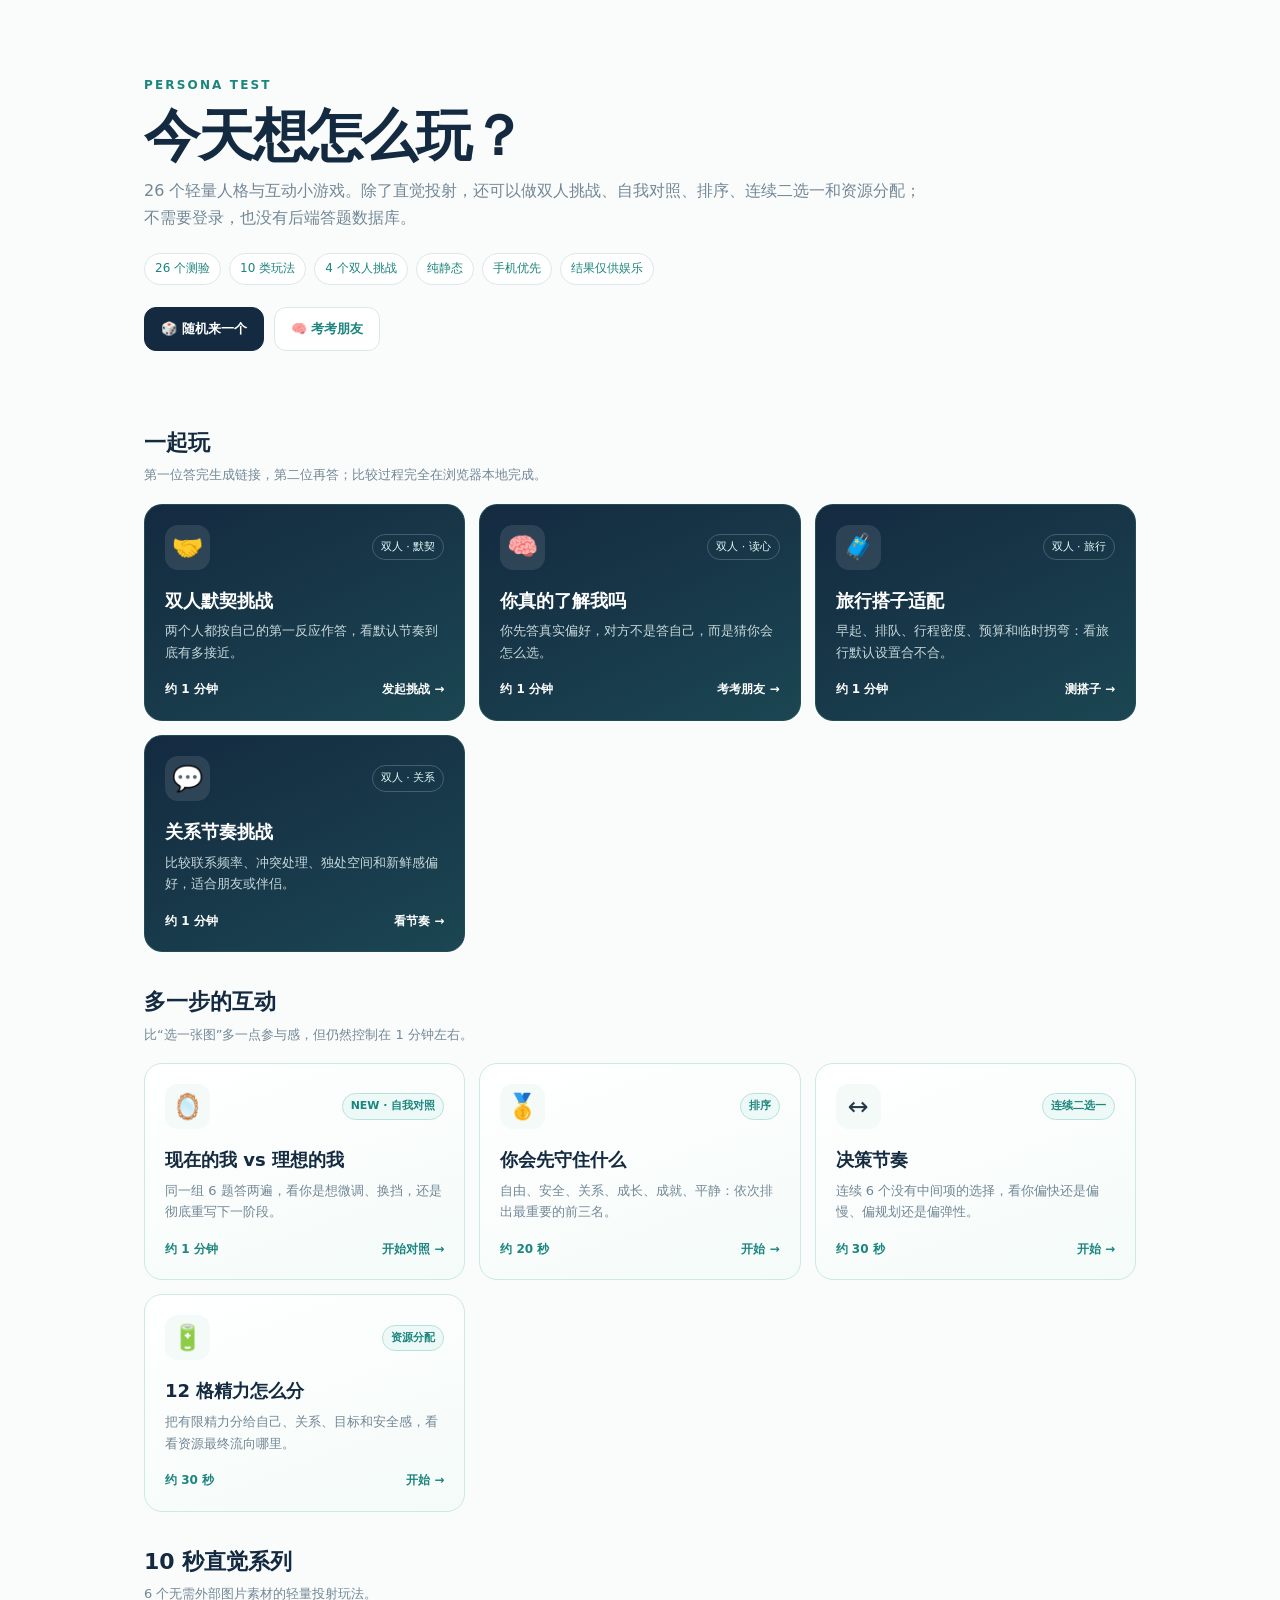
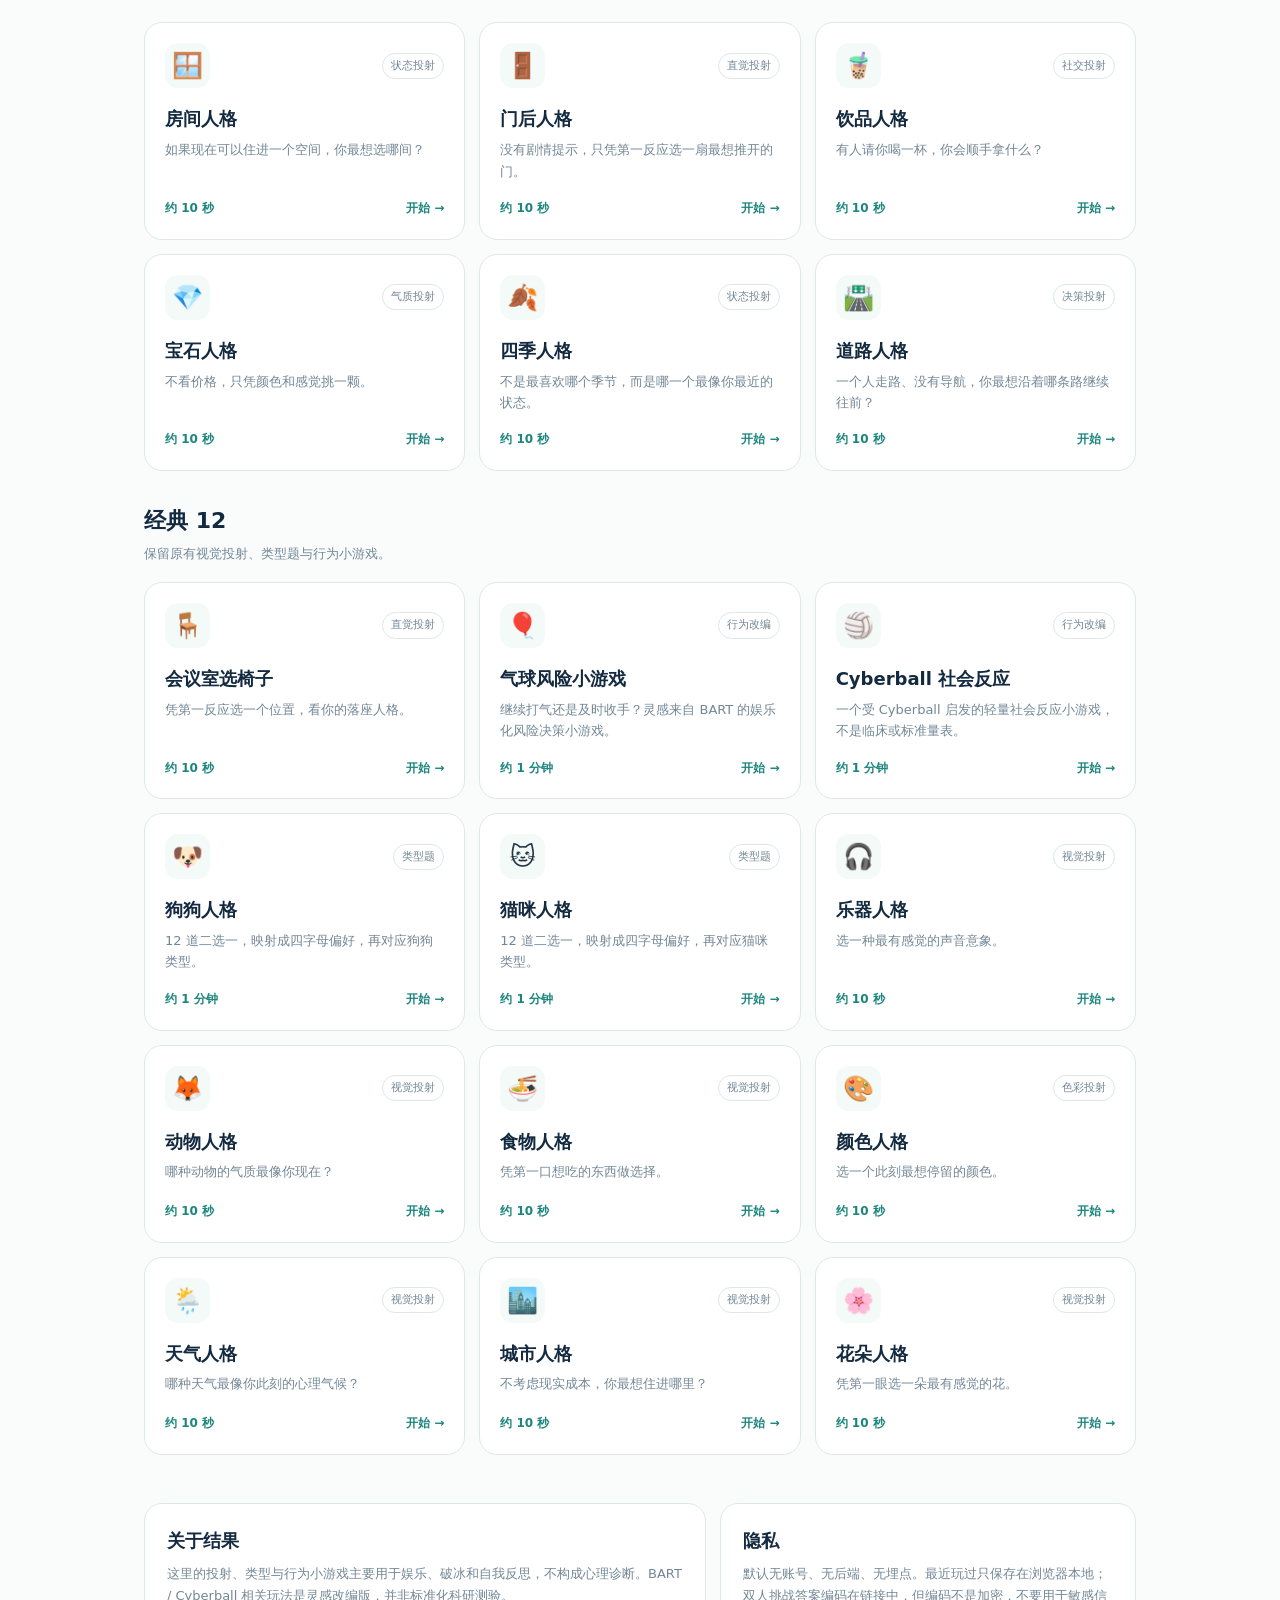
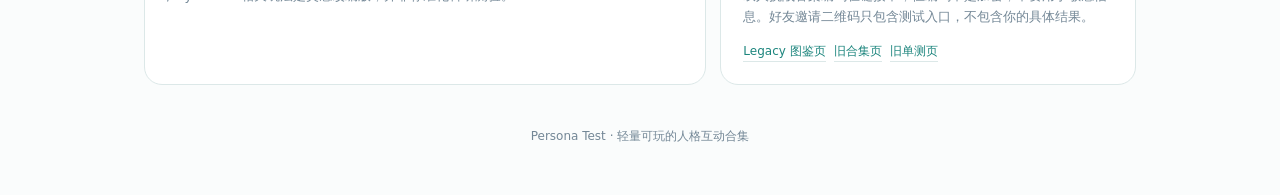
<file: index.html>
<!DOCTYPE html>
<html lang="zh-CN">
<head>
<meta charset="utf-8">
<meta name="viewport" content="width=device-width,initial-scale=1,viewport-fit=cover">
<meta name="description" content="Persona Test：26 个轻量、可玩、可分享的人格投射、双人挑战与行为小游戏，无登录、无后端、无埋点。">
<meta name="theme-color" content="#142A40">
<meta name="color-scheme" content="light">
<meta name="referrer" content="no-referrer">
<meta property="og:title" content="Persona Test · 人格投射测验">
<meta property="og:description" content="26 个轻量人格与互动小游戏：双人挑战、自我对照、排序、资源分配和经典投射玩法。">
<meta property="og:type" content="website">
<meta property="og:url" content="https://cochranek.github.io/persona-test/">
<link rel="canonical" href="https://cochranek.github.io/persona-test/">
<link rel="manifest" href="manifest.webmanifest">
<link rel="icon" href="assets/icon.svg" type="image/svg+xml">
<link rel="stylesheet" href="assets/home.css">
<link rel="stylesheet" href="assets/growth.css">
<title>Persona Test · 人格投射测验</title>
</head>
<body>
<main class="wrap">
<header class="hero">
  <div class="kicker">PERSONA TEST</div>
  <h1>今天想怎么玩？</h1>
  <p class="lead">26 个轻量人格与互动小游戏。除了直觉投射，还可以做双人挑战、自我对照、排序、连续二选一和资源分配；不需要登录，也没有后端答题数据库。</p>
  <div class="meta"><span class="pill">26 个测验</span><span class="pill">10 类玩法</span><span class="pill">4 个双人挑战</span><span class="pill">纯静态</span><span class="pill">手机优先</span><span class="pill">结果仅供娱乐</span></div>
</header>
<section aria-labelledby="social-title"><div class="section-head"><div><h2 id="social-title">一起玩</h2><p>第一位答完生成链接，第二位再答；比较过程完全在浏览器本地完成。</p></div></div><div class="grid">
<a class="card social" href="play.html?test=sync"><div class="top"><span class="icon">🤝</span><span class="kind">双人 · 默契</span></div><h3>双人默契挑战</h3><p>两个人都按自己的第一反应作答，看默认节奏到底有多接近。</p><div class="go"><span>约 1 分钟</span><span>发起挑战 →</span></div></a>
<a class="card social" href="play.html?test=guessme"><div class="top"><span class="icon">🧠</span><span class="kind">双人 · 读心</span></div><h3>你真的了解我吗</h3><p>你先答真实偏好，对方不是答自己，而是猜你会怎么选。</p><div class="go"><span>约 1 分钟</span><span>考考朋友 →</span></div></a>
<a class="card social" href="play.html?test=travelmate"><div class="top"><span class="icon">🧳</span><span class="kind">双人 · 旅行</span></div><h3>旅行搭子适配</h3><p>早起、排队、行程密度、预算和临时拐弯：看旅行默认设置合不合。</p><div class="go"><span>约 1 分钟</span><span>测搭子 →</span></div></a>
<a class="card social" href="play.html?test=rhythm"><div class="top"><span class="icon">💬</span><span class="kind">双人 · 关系</span></div><h3>关系节奏挑战</h3><p>比较联系频率、冲突处理、独处空间和新鲜感偏好，适合朋友或伴侣。</p><div class="go"><span>约 1 分钟</span><span>看节奏 →</span></div></a>
</div></section>
<section aria-labelledby="deep-title"><div class="section-head"><div><h2 id="deep-title">多一步的互动</h2><p>比“选一张图”多一点参与感，但仍然控制在 1 分钟左右。</p></div></div><div class="grid">
<a class="card interactive" href="play.html?test=selffuture"><div class="top"><span class="icon">🪞</span><span class="kind">NEW · 自我对照</span></div><h3>现在的我 vs 理想的我</h3><p>同一组 6 题答两遍，看你是想微调、换挡，还是彻底重写下一阶段。</p><div class="go"><span>约 1 分钟</span><span>开始对照 →</span></div></a>
<a class="card interactive" href="play.html?test=priority"><div class="top"><span class="icon">🥇</span><span class="kind">排序</span></div><h3>你会先守住什么</h3><p>自由、安全、关系、成长、成就、平静：依次排出最重要的前三名。</p><div class="go"><span>约 20 秒</span><span>开始 →</span></div></a>
<a class="card interactive" href="play.html?test=crossroads"><div class="top"><span class="icon">↔️</span><span class="kind">连续二选一</span></div><h3>决策节奏</h3><p>连续 6 个没有中间项的选择，看你偏快还是偏慢、偏规划还是偏弹性。</p><div class="go"><span>约 30 秒</span><span>开始 →</span></div></a>
<a class="card interactive" href="play.html?test=budget"><div class="top"><span class="icon">🔋</span><span class="kind">资源分配</span></div><h3>12 格精力怎么分</h3><p>把有限精力分给自己、关系、目标和安全感，看看资源最终流向哪里。</p><div class="go"><span>约 30 秒</span><span>开始 →</span></div></a>
</div></section>
<section aria-labelledby="quick-title"><div class="section-head"><div><h2 id="quick-title">10 秒直觉系列</h2><p>6 个无需外部图片素材的轻量投射玩法。</p></div></div><div class="grid">
<a class="card" href="play.html?test=room"><div class="top"><span class="icon">🪟</span><span class="kind">状态投射</span></div><h3>房间人格</h3><p>如果现在可以住进一个空间，你最想选哪间？</p><div class="go"><span>约 10 秒</span><span>开始 →</span></div></a>
<a class="card" href="play.html?test=door"><div class="top"><span class="icon">🚪</span><span class="kind">直觉投射</span></div><h3>门后人格</h3><p>没有剧情提示，只凭第一反应选一扇最想推开的门。</p><div class="go"><span>约 10 秒</span><span>开始 →</span></div></a>
<a class="card" href="play.html?test=drink"><div class="top"><span class="icon">🧋</span><span class="kind">社交投射</span></div><h3>饮品人格</h3><p>有人请你喝一杯，你会顺手拿什么？</p><div class="go"><span>约 10 秒</span><span>开始 →</span></div></a>
<a class="card" href="play.html?test=gem"><div class="top"><span class="icon">💎</span><span class="kind">气质投射</span></div><h3>宝石人格</h3><p>不看价格，只凭颜色和感觉挑一颗。</p><div class="go"><span>约 10 秒</span><span>开始 →</span></div></a>
<a class="card" href="play.html?test=season"><div class="top"><span class="icon">🍂</span><span class="kind">状态投射</span></div><h3>四季人格</h3><p>不是最喜欢哪个季节，而是哪一个最像你最近的状态。</p><div class="go"><span>约 10 秒</span><span>开始 →</span></div></a>
<a class="card" href="play.html?test=path"><div class="top"><span class="icon">🛣️</span><span class="kind">决策投射</span></div><h3>道路人格</h3><p>一个人走路、没有导航，你最想沿着哪条路继续往前？</p><div class="go"><span>约 10 秒</span><span>开始 →</span></div></a>
</div></section>
<section aria-labelledby="classic-title"><div class="section-head"><div><h2 id="classic-title">经典 12</h2><p>保留原有视觉投射、类型题与行为小游戏。</p></div></div><div class="grid">
<a class="card" href="play.html?test=chair"><div class="top"><span class="icon">🪑</span><span class="kind">直觉投射</span></div><h3>会议室选椅子</h3><p>凭第一反应选一个位置，看你的落座人格。</p><div class="go"><span>约 10 秒</span><span>开始 →</span></div></a>
<a class="card" href="play.html?test=balloon"><div class="top"><span class="icon">🎈</span><span class="kind">行为改编</span></div><h3>气球风险小游戏</h3><p>继续打气还是及时收手？灵感来自 BART 的娱乐化风险决策小游戏。</p><div class="go"><span>约 1 分钟</span><span>开始 →</span></div></a>
<a class="card" href="play.html?test=cyber"><div class="top"><span class="icon">🏐</span><span class="kind">行为改编</span></div><h3>Cyberball 社会反应</h3><p>一个受 Cyberball 启发的轻量社会反应小游戏，不是临床或标准量表。</p><div class="go"><span>约 1 分钟</span><span>开始 →</span></div></a>
<a class="card" href="play.html?test=dog"><div class="top"><span class="icon">🐶</span><span class="kind">类型题</span></div><h3>狗狗人格</h3><p>12 道二选一，映射成四字母偏好，再对应狗狗类型。</p><div class="go"><span>约 1 分钟</span><span>开始 →</span></div></a>
<a class="card" href="play.html?test=cat"><div class="top"><span class="icon">🐱</span><span class="kind">类型题</span></div><h3>猫咪人格</h3><p>12 道二选一，映射成四字母偏好，再对应猫咪类型。</p><div class="go"><span>约 1 分钟</span><span>开始 →</span></div></a>
<a class="card" href="play.html?test=audio"><div class="top"><span class="icon">🎧</span><span class="kind">视觉投射</span></div><h3>乐器人格</h3><p>选一种最有感觉的声音意象。</p><div class="go"><span>约 10 秒</span><span>开始 →</span></div></a>
<a class="card" href="play.html?test=animal"><div class="top"><span class="icon">🦊</span><span class="kind">视觉投射</span></div><h3>动物人格</h3><p>哪种动物的气质最像你现在？</p><div class="go"><span>约 10 秒</span><span>开始 →</span></div></a>
<a class="card" href="play.html?test=food"><div class="top"><span class="icon">🍜</span><span class="kind">视觉投射</span></div><h3>食物人格</h3><p>凭第一口想吃的东西做选择。</p><div class="go"><span>约 10 秒</span><span>开始 →</span></div></a>
<a class="card" href="play.html?test=color"><div class="top"><span class="icon">🎨</span><span class="kind">色彩投射</span></div><h3>颜色人格</h3><p>选一个此刻最想停留的颜色。</p><div class="go"><span>约 10 秒</span><span>开始 →</span></div></a>
<a class="card" href="play.html?test=weather"><div class="top"><span class="icon">🌦️</span><span class="kind">视觉投射</span></div><h3>天气人格</h3><p>哪种天气最像你此刻的心理气候？</p><div class="go"><span>约 10 秒</span><span>开始 →</span></div></a>
<a class="card" href="play.html?test=city"><div class="top"><span class="icon">🏙️</span><span class="kind">视觉投射</span></div><h3>城市人格</h3><p>不考虑现实成本，你最想住进哪里？</p><div class="go"><span>约 10 秒</span><span>开始 →</span></div></a>
<a class="card" href="play.html?test=flower"><div class="top"><span class="icon">🌸</span><span class="kind">视觉投射</span></div><h3>花朵人格</h3><p>凭第一眼选一朵最有感觉的花。</p><div class="go"><span>约 10 秒</span><span>开始 →</span></div></a>
</div></section>
<section class="about" aria-label="说明"><div class="panel"><h2>关于结果</h2><p>这里的投射、类型与行为小游戏主要用于娱乐、破冰和自我反思，不构成心理诊断。BART / Cyberball 相关玩法是灵感改编版，并非标准化科研测验。</p></div><div class="panel"><h2>隐私</h2><p>默认无账号、无后端、无埋点。最近玩过只保存在浏览器本地；双人挑战答案编码在链接中，但编码不是加密，不要用于敏感信息。好友邀请二维码只包含测试入口，不包含你的具体结果。</p><div class="legacy"><a href="persona-image.html">Legacy 图鉴页</a><a href="persona-collection.html">旧合集页</a><a href="chair-test.html">旧单测页</a></div></div></section>
</main>
<footer>Persona Test · 轻量可玩的人格互动合集</footer>
<script type="module" src="assets/home.js"></script>
</body>
</html>
</file>
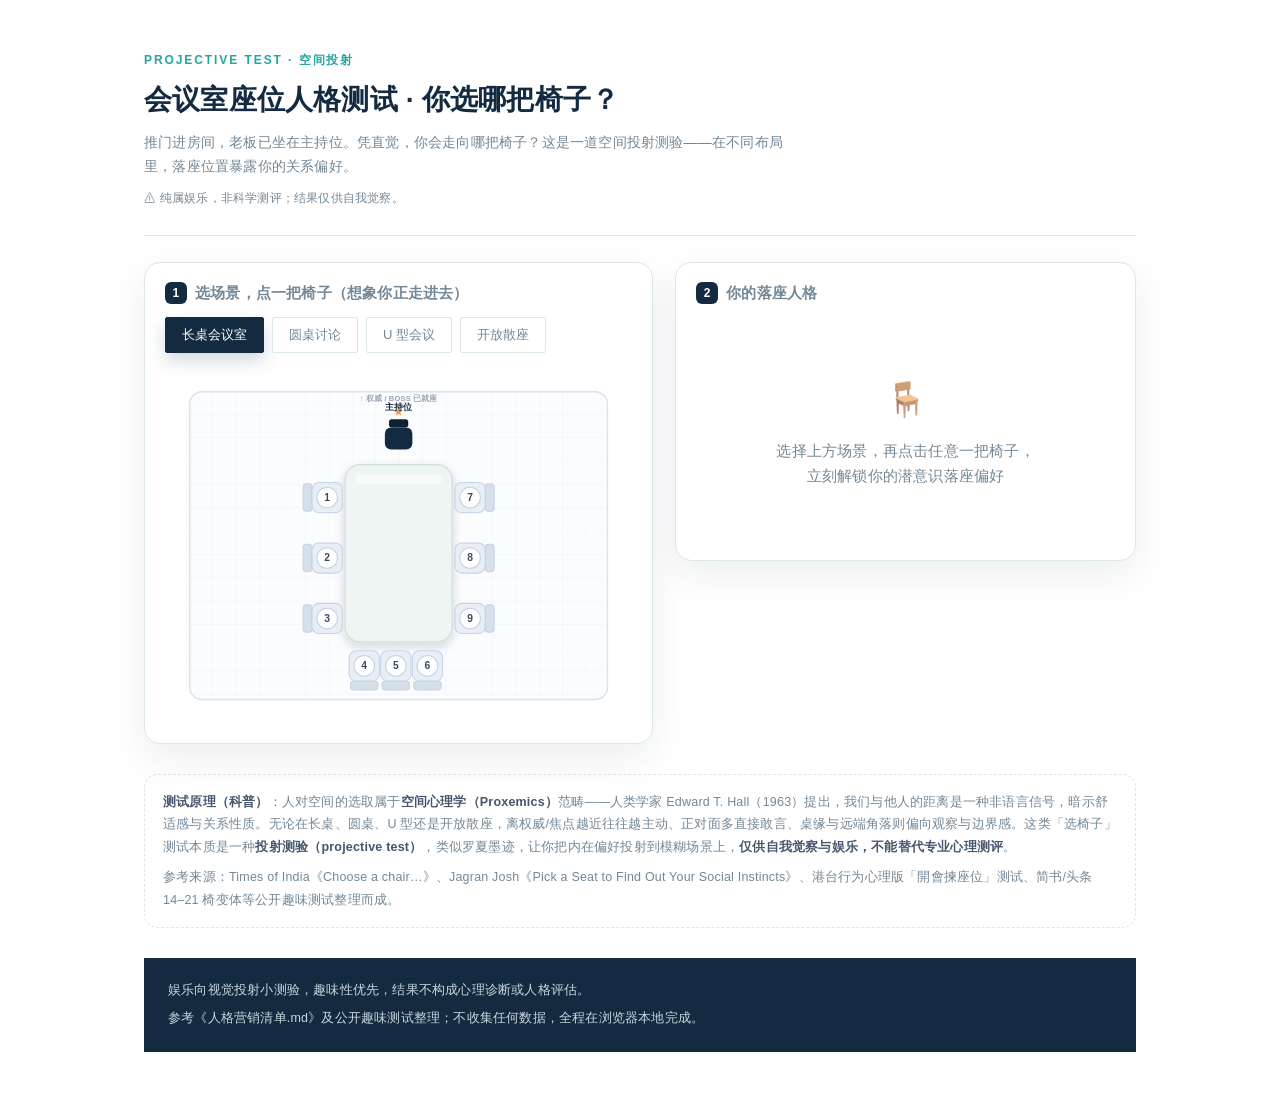
<file: chair-test.html>
<!DOCTYPE html>
<html lang="zh-CN" data-page-node-id="PRPJJvDgT3GCsDJRGQL5Br">
<head data-page-node-id="Kd4OydwgIDG7394fVKS2x7">
<meta charset="UTF-8" data-page-node-id="Tv4nALSHG2eTZTe8L1wRMj" />
<meta name="viewport" content="width=device-width, initial-scale=1.0" data-page-node-id="cw4hLSr8eZatsnkQkBBoJa" />
<title>会议室座位人格测试 · 你选哪把椅子？</title>
<style>
  :root{
    --bg:#ffffff; --card:#ffffff; --ink:#1F2D3A; --muted:#738796;
    --line:#DCE8E8; --navy:#142A40; --teal:#24A69E; --teal-d:#1c857d;
    --orange:#F29A49; --blue:#4D72D8;
    --c1:#ef6c4d; --c2:#4d8def; --c3:#46c08a; --c4:#f0b429; --c5:#9b6ef0;
    --panel:#EAF7F4; --shadow:0 14px 38px rgba(20,42,64,.08);
  }
  *{box-sizing:border-box;margin:0;padding:0}
  body{
    font-family:"Microsoft YaHei","微软雅黑","Segoe UI Emoji","Apple Color Emoji",-apple-system,sans-serif;
    background:var(--bg); color:var(--ink); line-height:1.7; padding:0 0 64px;
    -webkit-font-smoothing:antialiased; letter-spacing:.2px;
  }
  .wrap{max-width:1040px;margin:0 auto;padding:0 24px}

  /* hero（合集风格） */
  .hero{padding:50px 0 26px;border-bottom:1px solid var(--line)}
  .kicker{font-size:12px;letter-spacing:.16em;color:var(--teal);font-weight:700;margin-bottom:12px}
  h1{font-size:28px;line-height:1.3;color:var(--navy);font-weight:700;margin-bottom:12px}
  .sub{font-size:14px;color:var(--muted);max-width:660px}
  .warn{font-size:12px;color:var(--muted);margin-top:10px}

  .grid{display:grid;grid-template-columns:1.05fr .95fr;gap:22px;align-items:start;margin-top:26px}
  @media(max-width:860px){.grid{grid-template-columns:1fr}}
  .panel{background:var(--card);border:1px solid var(--line);border-radius:16px;
    box-shadow:var(--shadow);padding:18px 20px}
  .panel h2{font-size:14.5px;color:var(--muted);font-weight:700;margin-bottom:12px;
    display:flex;align-items:center;gap:8px}
  .panel h2 .step{width:22px;height:22px;border-radius:6px;background:var(--navy);color:#fff;
    font-size:12px;display:inline-flex;align-items:center;justify-content:center;font-weight:800}

  /* tabs（合集风格：白底、navy 选中、teal hover） */
  .tabs{display:flex;flex-wrap:wrap;gap:8px;margin-bottom:14px}
  .tab{font-family:inherit;font-size:13px;cursor:pointer;background:#fff;border:1px solid var(--line);
    color:var(--muted);padding:8px 16px;border-radius:2px;transition:.15s}
  .tab:hover{border-color:var(--teal);color:var(--teal)}
  .tab.active{background:var(--navy);border-color:var(--navy);color:#fff;
    box-shadow:0 8px 18px rgba(20,42,64,.18)}

  /* SVG room */
  svg{width:100%;height:auto;display:block;user-select:none}
  .chair{cursor:pointer;transition:transform .18s ease}
  .chair .seat{fill:#e9eef5;stroke:#c4d2e6;stroke-width:1.5;transition:.18s}
  .chair .back{fill:#d6dfec;stroke:#c4d2e6;stroke-width:1.5;transition:.18s}
  .chair .badge{fill:#fff;stroke:#c4d2e6;stroke-width:1.5;transition:.18s}
  .chair .num{fill:#3a4a60;font-size:15px;font-weight:800;pointer-events:none}
  .chair .ring{fill:none;stroke:var(--teal);stroke-width:2.5;opacity:0;pointer-events:none}
  .chair .hit{fill:transparent}
  .chair:hover{transform:translateY(-3px)}
  .chair:hover .seat,.chair:hover .back{fill:#d4eae6}
  .chair:hover .badge{stroke:var(--teal)}
  .chair.selected .seat,.chair.selected .back{fill:var(--teal);stroke:var(--teal-d)}
  .chair.selected .badge{fill:var(--teal-d);stroke:var(--teal-d)}
  .chair.selected .num{fill:#fff}
  .chair.selected .ring{opacity:1;animation:pulse 1.6s ease-in-out infinite}
  .chair.dim{opacity:.4}
  @keyframes pulse{0%,100%{opacity:.12}50%{opacity:.55}}
  .room-line{fill:#fbfcfe;stroke:#d8e1ec;stroke-width:2}
  .table{fill:#eef5f3;stroke:#cfe0dd;stroke-width:2}
  .table-hi{fill:#ffffff;opacity:.5}
  .boss-body{fill:var(--navy)}
  .boss-back{fill:#0e2233}
  .boss-star{fill:var(--orange)}
  .boss-label{fill:var(--navy);font-size:12.5px;font-weight:800}
  .hint-text{fill:#9aa6b8;font-size:11px;font-weight:600}

  /* 结果卡（合集结构：rtype → rpick → rname → rline → tags → 特点/五维 → blind → copy） */
  #result .placeholder{color:var(--muted);text-align:center;padding:54px 10px;font-size:14.5px}
  #result .placeholder .big{font-size:34px;display:block;margin-bottom:10px;opacity:.7}
  .card-in{animation:rise .42s cubic-bezier(.22,1,.36,1) both}
  @keyframes rise{from{opacity:0;transform:translateY(14px)}to{opacity:1;transform:none}}
  .result{border:1px solid var(--line);border-radius:3px;padding:22px 22px 20px;background:#fff}
  .rtype{font-size:12px;color:var(--teal);font-weight:700;letter-spacing:.1em;margin-bottom:8px}
  .rpick{font-size:34px;margin-bottom:6px;line-height:1.2}
  .rname{font-size:26px;color:var(--navy);font-weight:700;margin-bottom:4px;line-height:1.3}
  .ren{font-size:12px;color:var(--muted);margin-bottom:8px}
  .rline{font-size:15px;color:var(--muted);font-style:italic;margin-bottom:16px}
  .tags{display:flex;flex-wrap:wrap;gap:7px;margin-bottom:16px}
  .chip{font-size:12px;color:var(--teal);border:1px solid var(--line);background:var(--panel);
    padding:4px 11px;border-radius:2px}
  .rsec{font-size:12.5px;font-weight:800;color:var(--teal-d);margin:12px 0 6px;
    display:flex;align-items:center;gap:7px}
  .rsec::before{content:"";width:7px;height:7px;border-radius:2px;background:var(--teal)}
  ul.feat{list-style:none;display:flex;flex-direction:column;gap:6px}
  ul.feat li{position:relative;padding-left:20px;font-size:13.5px;color:#37444f}
  ul.feat li::before{content:"";position:absolute;left:0;top:7px;width:8px;height:8px;
    border-radius:50%;background:var(--teal);opacity:.85}
  /* 五维条 */
  .bars{display:flex;flex-direction:column;gap:8px;margin-top:2px}
  .bar-row{display:grid;grid-template-columns:68px 1fr 32px;align-items:center;gap:9px}
  .bar-label{font-size:12px;color:#46566c;font-weight:600}
  .bar-track{height:10px;background:#edf1f7;border-radius:8px;overflow:hidden}
  .bar-fill{display:block;height:100%;width:0;border-radius:8px;transition:width .8s cubic-bezier(.22,1,.36,1);
    box-shadow:inset 0 -2px 4px rgba(0,0,0,.12),inset 0 2px 3px rgba(255,255,255,.3)}
  .bar-val{font-size:12.5px;font-weight:800;text-align:right}
  .twocol{display:grid;grid-template-columns:1fr 1fr;gap:18px 20px;margin-top:2px}
  @media(max-width:520px){.twocol{grid-template-columns:1fr}}
  .blind{background:var(--panel);border-left:2px solid var(--orange);border-radius:0 6px 6px 0;
    padding:10px 14px;font-size:13px;color:#7c4a26;margin-bottom:16px}
  .blind b{color:var(--orange)}
  .copy{background:var(--panel);border-left:2px solid var(--orange);border-radius:0 6px 6px 0;
    padding:12px 14px;font-size:13.5px;color:var(--ink);margin-bottom:20px}
  .copy b{display:block;color:var(--orange);font-size:11px;letter-spacing:.06em;margin-bottom:4px}
  .btnrow{display:flex;gap:10px;flex-wrap:wrap;margin-top:6px}
  .btn{font-family:inherit;font-size:14px;cursor:pointer;background:var(--navy);color:#fff;border:none;
    padding:10px 22px;border-radius:2px;transition:.15s}
  .btn:hover{background:var(--teal)}
  .btn.ghost{background:#fff;color:var(--muted);border:1px solid var(--line)}
  .btn.ghost:hover{border-color:var(--teal);color:var(--teal);background:#fff}

  /* 底部 */
  .src{margin-top:30px;padding:16px 18px;background:#fff;border:1px dashed var(--line);border-radius:14px;
    font-size:12.5px;color:var(--muted);line-height:1.8}
  .src b{color:#46566c}
  .band{background:var(--navy);color:#fff;padding:22px 0;margin-top:30px}
  .band p{font-size:12.5px;color:#C8D6DF;max-width:760px}
  .band p + p{margin-top:7px}
  .band b{color:#fff}
</style>
</head>
<body data-page-node-id="He6uVNkRuPeK4CdHQiZS4O">
<div class="wrap" data-page-node-id="gLdQVSDz2FiBBryHffLqqV">
  <header class="hero" data-page-node-id="FMpNXEGqhC1kzEkssZXu56">
    <div class="kicker" data-page-node-id="brhBQhXJD7FNpC24n6YypD">PROJECTIVE TEST · 空间投射</div>
    <h1 data-page-node-id="T5C7bScdrMMQdkpWpsNHhC">会议室座位人格测试 · 你选哪把椅子？</h1>
    <p class="sub" data-page-node-id="uhHrGD2uL4mBM2Zf3RGBZy">推门进房间，老板已坐在主持位。凭直觉，你会走向哪把椅子？这是一道空间投射测验——在不同布局里，落座位置暴露你的关系偏好。</p>
    <div class="warn" data-page-node-id="nqewTQVdyALouzwJuqyMcb">⚠ 纯属娱乐，非科学测评；结果仅供自我觉察。</div>
  </header>

  <div class="grid" data-page-node-id="VPUAoPt9RUOcSjanxyZUxg">
    <!-- 左：场景图 -->
    <div class="panel" data-page-node-id="nGBtveaasghhkvPiN75V6d">
      <h2 data-page-node-id="iCKEMnpUXUECvzgc8z2ur3"><span class="step" data-page-node-id="zKXXj3IvR7v8g6g8VxO7fQ">1</span> 选场景，点一把椅子（想象你正走进去）</h2>
      <div class="tabs" id="tabs" data-page-node-id="plGaUQB3lTUWobjAmfO2pk"></div>
      <svg viewBox="0 0 680 520" id="room" role="img" aria-label="场景俯视图" data-page-node-id="aFl1lZHHNQqoaMnlgTCoQs">
        <g id="static" data-page-node-id="GDNYJhpeIKssWqTUDxTjlU"></g>
        <g id="chairs" data-page-node-id="ln4DHN1FiWysdCEZ20v0bI"></g>
      </svg>
    </div>

    <!-- 右：结果 -->
    <div class="panel" data-page-node-id="op1n1z53G1yhsvhfGxCV4R">
      <h2 data-page-node-id="0yt4dCzW45a89RbhjT5wiR"><span class="step" data-page-node-id="o6MG3sdv4A9eWtVeE4S7Ei">2</span> 你的落座人格</h2>
      <div id="result" data-page-node-id="TRrMNMNlVgn2MxEp1RaEOP">
        <div class="placeholder" data-page-node-id="lhIJdxfutLfRF6bS4u83AI"><span class="big" data-page-node-id="p8rhEEUtzBAhKuoL71Udpb">🪑</span>选择上方场景，再点击任意一把椅子，<br data-page-node-id="FvOwiiCRG7sF5tIqQpBa1J">立刻解锁你的潜意识落座偏好</div>
      </div>
    </div>
  </div>

  <div class="src" data-page-node-id="qj03G3dQF9atW5nzoeHVo3">
    <b data-page-node-id="DpNtCuvL2Dg7RnpFaJzgfM">测试原理（科普）</b>：人对空间的选取属于<b data-page-node-id="946ybZMSDa4xTzFtwbxCrt">空间心理学（Proxemics）</b>范畴——人类学家 Edward T. Hall（1963）提出，我们与他人的距离是一种非语言信号，暗示舒适感与关系性质。无论在长桌、圆桌、U 型还是开放散座，离权威/焦点越近往往越主动、正对面多直接敢言、桌缘与远端角落则偏向观察与边界感。这类「选椅子」测试本质是一种<b data-page-node-id="TB4KeYsE7zZBcoqNBkXZwI">投射测验（projective test）</b>，类似罗夏墨迹，让你把内在偏好投射到模糊场景上，<b data-page-node-id="Q67XtTFBJ1VFNnNcPkPZ68">仅供自我觉察与娱乐，不能替代专业心理测评</b>。
    <div style="margin-top:8px" data-page-node-id="htjzHnPWo2ARxEBrBNck8r">参考来源：Times of India《Choose a chair…》、Jagran Josh《Pick a Seat to Find Out Your Social Instincts》、港台行为心理版「開會揀座位」测试、简书/头条 14–21 椅变体等公开趣味测试整理而成。</div>
  </div>

  <footer class="band" data-page-node-id="lgKPu5q3kuoeXVbPCOTsQg">
    <div class="wrap" data-page-node-id="nkh6lIflFXzAHouUGd469O">
      <p data-page-node-id="M7r77sE5CaMrHgSikw1FV6">娱乐向视觉投射小测验，趣味性优先，结果不构成心理诊断或人格评估。</p>
      <p data-page-node-id="7JvFCc5W7iQGscxTUEGvNM">参考《人格营销清单.md》及公开趣味测试整理；不收集任何数据，全程在浏览器本地完成。</p>
    </div>
  </footer>
</div>

<script>
const DIM = [
  {key:"act",  label:"主动进取", color:"#ef6c4d"},
  {key:"ind",  label:"独立思考", color:"#4d8def"},
  {key:"soc",  label:"社交亲和", color:"#46c08a"},
  {key:"risk", label:"风险偏好", color:"#f0b429"},
  {key:"auth", label:"权威亲近", color:"#9b6ef0"},
];

const CHAIRS = {
  1:{icon:"🤝",name:"战略盟友", en:"The First Mate / Co-Pilot",
     quote:"我来是要帮上忙的，需要时我就在。",
     feat:["紧挨权威左侧，想靠近核心贡献价值","尊重层级但不畏惧，是可靠的执行者","危机或混乱时主动靠前，让事情转起来"],
     blind:"容易把别人的事当成自己的责任，需注意别过度担责而耗尽自己。",
     tags:["靠核心","可靠","主动"],
     copy:"我选了紧挨老板左手边的那把椅子——战略盟友型，需要时我就在。你呢？",
     dim:{act:85,ind:55,soc:70,risk:60,auth:80}},
  2:{icon:"🕊️",name:"外交缓冲者", en:"The Diplomat / Buffer Zone",
     quote:"我在场，但不急着表态。",
     feat:["靠近权威却留有余地，在圈内但不抢镜","观察敏锐、擅长调和，等气氛稳了再出手","高度重视和谐，是天然的谈判/缓冲角色"],
     blind:"可能因过度回避冲突而逐渐失去自己的立场，记得适时亮明态度。",
     tags:["调和","留余地","重和谐"],
     copy:"靠近权威却留了一步——外交缓冲者，我在场但不抢镜。",
     dim:{act:55,ind:65,soc:80,risk:45,auth:65}},
  3:{icon:"🧠",name:"审慎思考者", en:"The Calculated Thinker",
     quote:"你们可以快点，但沉默往往更聪明。",
     feat:["坐在远端长边，先想后说","旁人说得乱成团时，他已看清那一个被忽略的关键","克制即超能力，用慢节奏化解紧张"],
     blind:"节奏太慢可能被误读为不参与，关键时刻要主动让想法被听见。",
     tags:["先想后说","克制","看关键"],
     copy:"我坐远端长边，先想清楚再开口——审慎思考者。",
     dim:{act:35,ind:85,soc:45,risk:30,auth:40}},
  4:{icon:"👁️",name:"沉默观察家", en:"The Silent Observer",
     quote:"我沉默，但我看见一切。",
     feat:["偏好底部角落的边缘视角","读人、读气氛的高手，出手时分量很重","在边缘找到力量，先充分消化再踏入光里"],
     blind:"长期隐形会让想法不被听见，适度前移，别让洞察烂在心里。",
     tags:["边缘视角","读气氛","后发制人"],
     copy:"角落那把是我的——沉默观察家，我沉默，但我看见一切。",
     dim:{act:30,ind:75,soc:40,risk:35,auth:30}},
  5:{icon:"⚡",name:"直接挑战者", en:"The Direct Challenger",
     quote:"有话直说，我不退。",
     feat:["正对权威，迎面而上","自信、直接，紧张时不缩反进","享受辩论，也尊重敢言的人"],
     blind:"易被误读为好斗，勇气之外也要看准时机与对象。",
     tags:["正对权威","直接","敢言"],
     copy:"正对老板我就坐了——直接挑战者，有话直说。",
     dim:{act:90,ind:80,soc:50,risk:85,auth:25}},
  6:{icon:"♟️",name:"策略参与者", en:"The Selective Contributor",
     quote:"有价值，我才出手。",
     feat:["保护自己的心理能量，不参与会议「表演」","只在关键节点介入，像 strategist 等待时机","不追每一点评论，保持冷静不内耗"],
     blind:"可能被看成疏离，需主动露面，避免重要贡献被遗忘。",
     tags:["选择性","不表演","冷静"],
     copy:"只在关键节点出手——策略参与者，有价值才开口。",
     dim:{act:50,ind:80,soc:45,risk:50,auth:45}},
  7:{icon:"🌟",name:"忠诚门徒", en:"The Loyal Protégé",
     quote:"靠近核心，我才安心。",
     feat:["紧挨权威右侧，渴望指引与方向","靠近权威获得安全感，是核心圈一员","重视导师，从「被看见」中汲取信心"],
     blind:"过度把价值绑定在他人认可上，易因回报不对等而内耗。",
     tags:["靠核心","求指引","核心圈"],
     copy:"紧挨老板右手边——忠诚门徒，靠近核心我才安心。",
     dim:{act:65,ind:45,soc:65,risk:40,auth:85}},
  8:{icon:"💛",name:"共情调和者", en:"The Social Glue",
     quote:"我来，是让气氛松一点。",
     feat:["团队的情感心脏，敏锐捕捉每个人情绪","用微笑、玩笑、闲聊软化僵硬氛围","让人愿意打开自己，是关系黏合剂"],
     blind:"常照顾别人却忽略自己，记得也给自己留一点温柔。",
     tags:["情感心脏","会缓和","人缘好"],
     copy:"我是让气氛松下来的人——共情调和者💛。",
     dim:{act:50,ind:50,soc:95,risk:40,auth:55}},
  9:{icon:"🔍",name:"分析批评者", en:"The Internal Auditor",
     quote:"我参与，但不随便点头。",
     feat:["远端右侧，抬眉式参与","总在找逻辑漏洞，重真相胜过舒服","敢做那个异议之声，促成更稳妥的结果"],
     blind:"易被当成「唱反调」，需平衡质疑与支持，让批判长出建设性。",
     tags:["找漏洞","重真相","异议之声"],
     copy:"我参与但不随便点头——分析批评者🔍。",
     dim:{act:45,ind:90,soc:40,risk:55,auth:35}},
};

const ROOM = `
  <defs>
    <pattern id="grid" width="34" height="34" patternUnits="userSpaceOnUse">
      <path d="M34 0H0V34" fill="none" stroke="#e9eef5" stroke-width="1"/>
    </pattern>
    <filter id="ds" x="-20%" y="-20%" width="140%" height="140%">
      <feDropShadow dx="0" dy="6" stdDeviation="7" flood-color="#142A40" flood-opacity="0.16"/>
    </filter>
  </defs>
  <rect class="room-line" x="36" y="36" width="608" height="448" rx="18"/>
  <rect x="36" y="36" width="608" height="448" rx="18" fill="url(#grid)"/>`;

// 每把椅子：id + 座面中心(cx,cy) + 椅背朝向 dir(L/R/B/T/C)
const LAYOUTS = {
  long:{
    name:"长桌会议室",
    table:`
      <rect class="table" x="262" y="142" width="156" height="258" rx="22" filter="url(#ds)"/>
      <rect class="table-hi" x="276" y="156" width="128" height="14" rx="7"/>
      <g><rect class="boss-back" x="326" y="76" width="28" height="12" rx="4"/>
      <rect class="boss-body" x="320" y="88" width="40" height="32" rx="9"/>
      <text class="boss-star" x="340" y="70" text-anchor="middle" font-size="16">★</text>
      <text class="boss-label" x="340" y="62" text-anchor="middle">主持位</text></g>
      <text class="hint-text" x="340" y="50" text-anchor="middle">↑ 权威 / BOSS 已就座</text>`,
    chairs:[
      {id:1,cx:236,cy:190,dir:"L"},{id:2,cx:236,cy:278,dir:"L"},{id:3,cx:236,cy:366,dir:"L"},
      {id:7,cx:444,cy:190,dir:"R"},{id:8,cx:444,cy:278,dir:"R"},{id:9,cx:444,cy:366,dir:"R"},
      {id:4,cx:290,cy:435,dir:"B"},{id:5,cx:336,cy:435,dir:"B"},{id:6,cx:382,cy:435,dir:"B"},
    ]
  },
  round:{
    name:"圆桌讨论",
    table:`
      <circle class="table" cx="340" cy="285" r="115" filter="url(#ds)"/>
      <circle class="table-hi" cx="340" cy="285" r="98" fill="#ffffff" opacity="0.5"/>
      <g><rect class="boss-back" x="326" y="116" width="28" height="12" rx="4"/>
      <rect class="boss-body" x="320" y="128" width="40" height="32" rx="9"/>
      <text class="boss-star" x="340" y="110" text-anchor="middle" font-size="16">★</text>
      <text class="boss-label" x="340" y="102" text-anchor="middle">主持位</text></g>
      <text class="hint-text" x="340" y="86" text-anchor="middle">↑ 权威 / BOSS 已就座</text>`,
    chairs:[
      {id:1,cx:250,cy:205,dir:"L"},{id:2,cx:215,cy:285,dir:"L"},{id:3,cx:250,cy:365,dir:"L"},
      {id:7,cx:430,cy:205,dir:"R"},{id:8,cx:465,cy:285,dir:"R"},{id:9,cx:430,cy:365,dir:"R"},
      {id:4,cx:300,cy:425,dir:"B"},{id:5,cx:340,cy:435,dir:"B"},{id:6,cx:380,cy:425,dir:"B"},
    ]
  },
  uform:{
    name:"U 型会议",
    table:`
      <rect class="table" x="232" y="150" width="42" height="250" rx="12" filter="url(#ds)"/>
      <rect class="table" x="406" y="150" width="42" height="250" rx="12" filter="url(#ds)"/>
      <rect class="table" x="232" y="372" width="216" height="42" rx="12" filter="url(#ds)"/>
      <g><rect class="boss-back" x="326" y="86" width="28" height="12" rx="4"/>
      <rect class="boss-body" x="320" y="98" width="40" height="32" rx="9"/>
      <text class="boss-star" x="340" y="80" text-anchor="middle" font-size="16">★</text>
      <text class="boss-label" x="340" y="72" text-anchor="middle">主持位</text></g>
      <text class="hint-text" x="340" y="62" text-anchor="middle">↑ 权威 / BOSS 在 U 型开口</text>`,
    chairs:[
      {id:1,cx:292,cy:200,dir:"L"},{id:2,cx:292,cy:285,dir:"L"},{id:3,cx:292,cy:365,dir:"L"},
      {id:7,cx:388,cy:200,dir:"R"},{id:8,cx:388,cy:285,dir:"R"},{id:9,cx:388,cy:365,dir:"R"},
      {id:4,cx:300,cy:352,dir:"B"},{id:5,cx:340,cy:352,dir:"B"},{id:6,cx:380,cy:352,dir:"B"},
    ]
  },
  lounge:{
    name:"开放散座",
    table:`
      <circle cx="340" cy="130" r="28" fill="#eafaf7" stroke="#bfe9e3" stroke-width="2"/>
      <text class="boss-star" x="340" y="126" text-anchor="middle" font-size="18">★</text>
      <text class="boss-label" x="340" y="174" text-anchor="middle">焦点 / 主讲</text>
      <text class="hint-text" x="340" y="500" text-anchor="middle">椅子散落开放区，凭直觉选落座</text>`,
    chairs:[
      {id:1,cx:250,cy:185,dir:"C"},{id:2,cx:212,cy:300,dir:"C"},{id:3,cx:185,cy:405,dir:"C"},
      {id:7,cx:430,cy:185,dir:"C"},{id:8,cx:468,cy:300,dir:"C"},{id:9,cx:495,cy:405,dir:"C"},
      {id:4,cx:250,cy:455,dir:"C"},{id:5,cx:340,cy:450,dir:"C"},{id:6,cx:430,cy:455,dir:"C"},
    ]
  },
};

function drawChair(c){
  const {id,cx,cy,dir}=c;
  let back="";
  if(dir==="L") back=`<rect class="back" x="${cx-35}" y="${cy-20}" width="13" height="40" rx="5"/>`;
  else if(dir==="R") back=`<rect class="back" x="${cx+22}" y="${cy-20}" width="13" height="40" rx="5"/>`;
  else if(dir==="B") back=`<rect class="back" x="${cx-20}" y="${cy+22}" width="40" height="13" rx="5"/>`;
  else if(dir==="T") back=`<rect class="back" x="${cx-20}" y="${cy-35}" width="40" height="13" rx="5"/>`;
  return `<g class="chair" data-id="${id}">
    ${back}
    <rect class="seat" x="${cx-22}" y="${cy-22}" width="44" height="44" rx="10"/>
    <circle class="ring" cx="${cx}" cy="${cy}" r="30"/>
    <circle class="badge" cx="${cx}" cy="${cy}" r="15"/>
    <text class="num" x="${cx}" y="${cy+5}" text-anchor="middle">${id}</text>
    <rect class="hit" x="${cx-30}" y="${cy-30}" width="60" height="60"/>
  </g>`;
}

const staticEl = document.getElementById("static");
const chairsEl = document.getElementById("chairs");
const tabsEl   = document.getElementById("tabs");
const result   = document.getElementById("result");
const room     = document.getElementById("room");
let currentKey = "long";

function buildTabs(){
  tabsEl.innerHTML = Object.entries(LAYOUTS).map(([k,v])=>
    `<button class="tab${k===currentKey?" active":""}" data-key="${k}">${v.name}</button>`).join("");
}

function setLayout(key){
  currentKey = key;
  const L = LAYOUTS[key];
  staticEl.innerHTML = ROOM + L.table;
  chairsEl.innerHTML = L.chairs.map(drawChair).join("");
  chairsEl.querySelectorAll(".chair").forEach(g=>g.classList.remove("selected","dim"));
  buildTabs();
  reset();
}

function render(id){
  const c = CHAIRS[id];
  if(!c) return;
  const bars = DIM.map(d=>{
    const v = c.dim[d.key];
    return `<div class="bar-row">
      <span class="bar-label">${d.label}</span>
      <span class="bar-track"><span class="bar-fill" style="background:${d.color}" data-v="${v}"></span></span>
      <span class="bar-val" style="color:${d.color}">${v}</span>
    </div>`;
  }).join("");
  result.innerHTML = `<div class="card-in">
    <div class="result">
      <div class="rtype">你的落座人格 · 椅子 ${id} · ${LAYOUTS[currentKey].name}</div>
      <div class="rpick">${c.icon}</div>
      <div class="rname">${c.name}</div>
      <div class="ren">${c.en}</div>
      <div class="rline">「${c.quote}」</div>
      <div class="tags">${c.tags.map(t=>`<span class="chip">${t}</span>`).join("")}</div>
      <div class="twocol">
        <div>
          <div class="rsec">你的特点</div>
          <ul class="feat">${c.feat.map(f=>`<li>${f}</li>`).join("")}</ul>
        </div>
        <div>
          <div class="rsec">五维人格画像</div>
          <div class="bars">${bars}</div>
        </div>
      </div>
      <div class="rsec">潜在盲区</div>
      <div class="blind"><b>提醒 ·</b> ${c.blind}</div>
      <div class="copy"><b>可晒文案</b>${c.copy}</div>
      <div class="btnrow">
        <button class="btn" onclick="reset()">↺ 重新选择</button>
      </div>
    </div>
  </div>`;
  requestAnimationFrame(()=>{
    result.querySelectorAll(".bar-fill").forEach(el=>{ el.style.width = el.dataset.v + "%"; });
  });
}

function reset(){
  result.innerHTML = `<div class="placeholder"><span class="big">🪑</span>选择上方场景，再点击任意一把椅子，<br>立刻解锁你的潜意识落座偏好</div>`;
  chairsEl.querySelectorAll(".chair").forEach(g=>g.classList.remove("selected","dim"));
}

function selectChair(g){
  const id = g.dataset.id;
  chairsEl.querySelectorAll(".chair").forEach(x=>{
    x.classList.toggle("selected", x===g);
    x.classList.toggle("dim", x!==g);
  });
  render(id);
}

room.addEventListener("click", e=>{
  const g = e.target.closest(".chair");
  if(g) selectChair(g);
});
tabsEl.addEventListener("click", e=>{
  const b = e.target.closest(".tab");
  if(b) setLayout(b.dataset.key);
});

setLayout("long");
</script>
</body>
</html>
</file>
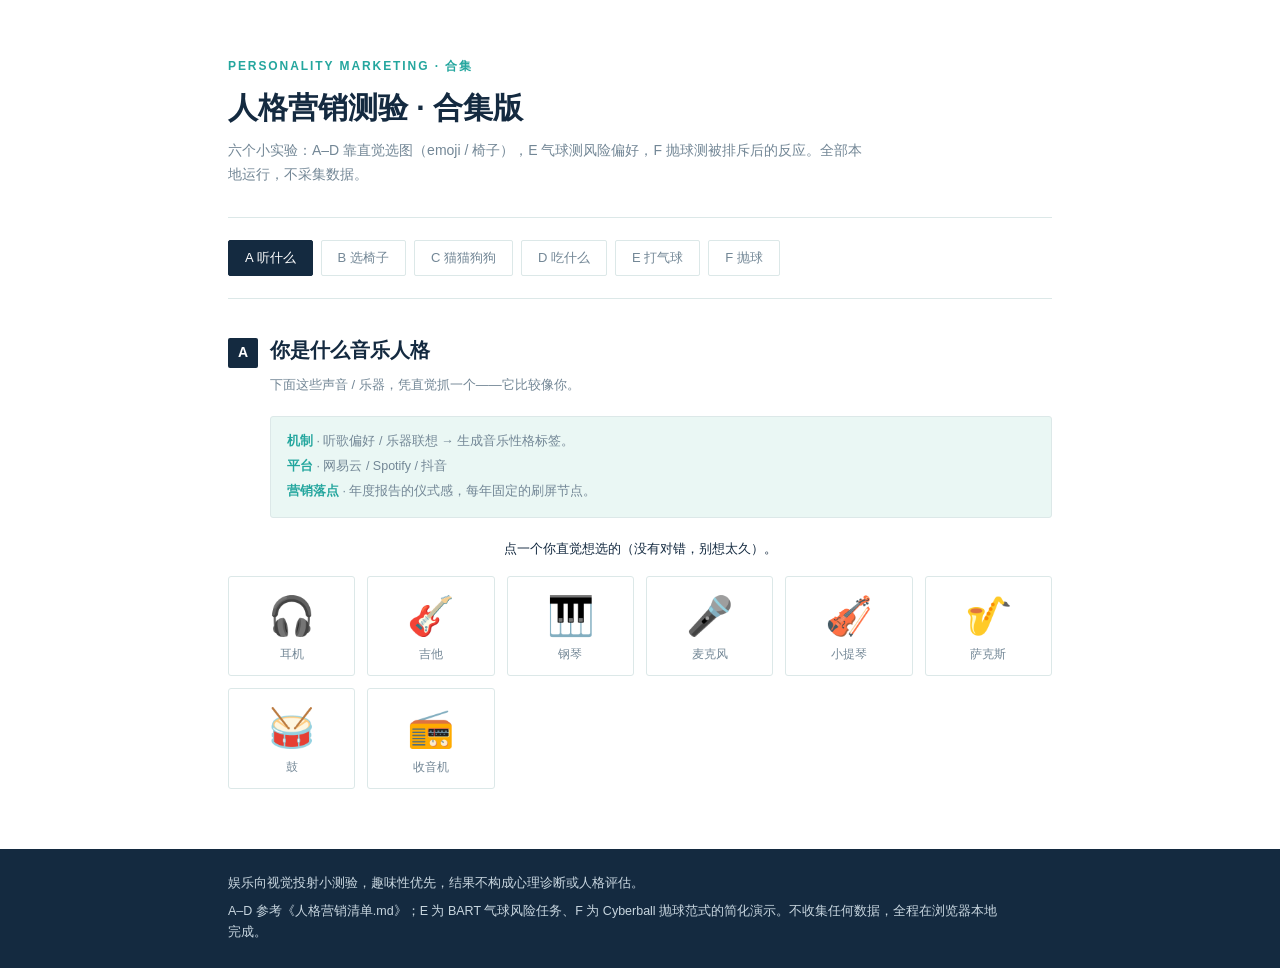
<file: persona-collection.html>
<!DOCTYPE html>
<html lang="zh-CN" data-page-node-id="fO4KGYA7xUbTwpU0IXGqcn">
<head data-page-node-id="WizsoK1QJdVP5OhRwhDDO2">
<meta charset="UTF-8" data-page-node-id="IQxEsEGiwBzbuC1IBfquRB">
<meta name="viewport" content="width=device-width, initial-scale=1" data-page-node-id="cEQklMC9YRpJwba0RBP7wy">
<title>人格营销测验 · 合集版</title>
<style>
  :root{
    --navy:#142A40; --teal:#24A69E; --orange:#F29A49;
    --grey:#738796; --line:#DCE8E8; --panel:#EAF7F4; --ink:#1F2D3A;
  }
  *{box-sizing:border-box;margin:0;padding:0}
  body{
    font-family:"Microsoft YaHei","微软雅黑","Segoe UI Emoji","Apple Color Emoji",-apple-system,sans-serif;
    background:#fff;color:var(--ink);line-height:1.7;-webkit-font-smoothing:antialiased;
  }
  .wrap{max-width:880px;margin:0 auto;padding:0 28px}

  .hero{padding:56px 0 30px;border-bottom:1px solid var(--line)}
  .kicker{font-size:12px;letter-spacing:.16em;color:var(--teal);font-weight:700;margin-bottom:12px}
  h1{font-size:30px;line-height:1.3;color:var(--navy);font-weight:700;margin-bottom:12px}
  .sub{font-size:14px;color:var(--grey);max-width:640px}

  .tabs{display:flex;flex-wrap:wrap;gap:8px;padding:22px 0;position:sticky;top:0;background:#fff;z-index:5;border-bottom:1px solid var(--line)}
  .tabs button{font-family:inherit;font-size:13px;cursor:pointer;background:#fff;border:1px solid var(--line);color:var(--grey);padding:8px 16px;border-radius:2px;transition:.15s}
  .tabs button:hover{border-color:var(--teal);color:var(--teal)}
  .tabs button.on{background:var(--navy);border-color:var(--navy);color:#fff}

  .stage{padding:34px 0 60px;min-height:420px}

  .qhead{display:flex;align-items:baseline;gap:12px;margin-bottom:6px}
  .badge{flex:none;width:30px;height:30px;border-radius:2px;background:var(--navy);color:#fff;font-size:14px;font-weight:700;display:flex;align-items:center;justify-content:center}
  .qhead h2{font-size:20px;color:var(--navy);font-weight:700}
  .qnote{font-size:13px;color:var(--grey);margin:0 0 20px 42px}

  .refbox{background:var(--panel);border:1px solid var(--line);border-radius:3px;padding:14px 16px;margin:0 0 20px 42px;font-size:12.5px;color:var(--grey)}
  .refbox div + div{margin-top:4px}
  .refbox b{color:var(--teal);font-weight:700}

  .btn{font-family:inherit;font-size:14px;cursor:pointer;background:var(--navy);color:#fff;border:none;padding:11px 26px;border-radius:2px;transition:.15s}
  .btn:hover{background:var(--teal)}
  .btn.ghost{background:#fff;color:var(--grey);border:1px solid var(--line)}
  .btn.ghost:hover{border-color:var(--teal);color:var(--teal);background:#fff}
  .btnrow{display:flex;gap:10px;flex-wrap:wrap;margin-top:6px}

  .hint{font-size:12.5px;color:var(--grey);margin-bottom:16px}

  /* emoji 选择器 */
  .egrid{display:grid;grid-template-columns:repeat(auto-fill,minmax(112px,1fr));gap:12px}
  .eitem{
    font-family:inherit;text-align:center;cursor:pointer;
    background:#fff;border:1px solid var(--line);border-radius:3px;
    padding:16px 8px 12px;transition:.15s;
  }
  .eitem:hover{border-color:var(--teal);background:var(--panel)}
  .eitem.sel{background:var(--teal);border-color:var(--teal)}
  .eitem .em{display:block;font-size:38px;line-height:1.25}
  .eitem .nm{display:block;font-size:12px;color:var(--grey);margin-top:6px}
  .eitem.sel .nm{color:#fff}

  /* 会议室 */
  .room{position:relative;height:360px;border:1px solid var(--line);border-radius:3px;background:#fff;margin-bottom:8px}
  .table{position:absolute;left:50%;top:100px;width:56%;height:150px;transform:translateX(-50%);background:var(--panel);border:1px solid var(--line);border-radius:8px;display:flex;align-items:center;justify-content:center;font-size:12px;color:var(--grey);letter-spacing:.1em}
  .seat{position:absolute;width:42px;height:42px;margin:-21px 0 0 -21px;border-radius:50%;border:1px solid var(--line);background:#fff;color:var(--grey);font-size:13px;font-weight:700;cursor:pointer;transition:.15s;font-family:inherit}
  .seat:hover{border-color:var(--teal);color:var(--teal);background:var(--panel)}
  .seat.boss{background:var(--navy);border-color:var(--navy);color:#fff;cursor:default}
  .seat.boss:hover{background:var(--navy);color:#fff;border-color:var(--navy)}
  .seat.sel{background:var(--teal);border-color:var(--teal);color:#fff}

  /* 结果卡 */
  .result{border:1px solid var(--line);border-radius:3px;padding:26px 26px 22px;background:#fff}
  .rtype{font-size:12px;color:var(--teal);font-weight:700;letter-spacing:.1em;margin-bottom:8px}
  .rname{font-size:26px;color:var(--navy);font-weight:700;margin-bottom:6px;line-height:1.3}
  .rpick{font-size:34px;margin-bottom:10px;line-height:1.2}
  .rline{font-size:15px;color:var(--grey);font-style:italic;margin-bottom:16px}
  .tags{display:flex;flex-wrap:wrap;gap:7px;margin-bottom:16px}
  .chip{font-size:12px;color:var(--teal);border:1px solid var(--line);background:var(--panel);padding:4px 11px;border-radius:2px}
  .blind{font-size:13px;color:var(--grey);margin-bottom:16px}
  .copy{background:var(--panel);border-left:2px solid var(--orange);padding:12px 14px;font-size:13.5px;color:var(--ink);margin-bottom:20px}
  .copy b{display:block;color:var(--orange);font-size:11px;letter-spacing:.06em;margin-bottom:4px}

  .band{background:var(--navy);color:#fff;padding:24px 0}
  .band p{font-size:12.5px;color:#C8D6DF;max-width:780px}
  .band p + p{margin-top:7px}

  @media (max-width:720px){
    .wrap{padding:0 18px}
    h1{font-size:24px}
    .refbox,.qnote{margin-left:0}
    .room{height:320px}
    .egrid{grid-template-columns:repeat(auto-fill,minmax(88px,1fr))}
  }
  .btn:disabled{opacity:.45;cursor:default}
  .rstats{font-size:13px;color:var(--grey);background:var(--panel);border:1px solid var(--line);padding:10px 12px;border-radius:2px;margin-bottom:14px}
  .rstats b{color:var(--navy)}

  /* 气球 */
  .bl{display:flex;flex-direction:column;align-items:center;padding:10px 0 4px}
  .blslot{height:180px;display:flex;align-items:flex-end;justify-content:center}
  .balloon{width:92px;height:112px;background:linear-gradient(160deg,#24A69E,#4FC3B8);border-radius:50% 50% 50% 50%/58% 58% 42% 42%;transition:transform .18s ease,background .2s;position:relative;transform-origin:bottom center}
  .balloon:after{content:"";position:absolute;left:50%;bottom:-16px;width:1px;height:18px;background:var(--grey);transform:translateX(-50%)}
  .balloon.pop{background:#DCDCDC;transform:scale(.9)!important}
  .pumps{font-size:13px;color:var(--grey);margin-top:26px}
  .blrow{display:flex;gap:10px;margin-top:12px}
  .bstat{display:flex;gap:16px;font-size:13px;color:var(--grey);margin-top:18px}
  .bstat b{color:var(--navy)}

  /* 抛球 */
  .cb{position:relative;height:300px;margin:18px 0 10px}
  .pl{position:absolute;width:88px;text-align:center;transform:translate(-50%,-50%);transition:left .45s ease,top .45s ease}
  .think{font-size:13px;color:var(--teal);height:16px;letter-spacing:.12em}
  .av{width:64px;height:64px;margin:0 auto;border-radius:50%;border:1px solid var(--line);background:#fff;display:flex;align-items:center;justify-content:center;font-size:26px;transition:.15s}
  .pl.me .av{border-color:var(--navy)}
  .pl.has .av{border-color:var(--teal);background:var(--panel);transform:scale(1.06)}
  .nm2{font-size:12px;color:var(--grey);margin-top:7px}
  .ball{font-size:15px;height:18px;margin-top:3px}
  .cbstat{font-size:13px;color:var(--grey);text-align:center;margin-bottom:6px;min-height:22px}
  .cbstat b{color:var(--navy)}
  .hint{font-size:13px;color:var(--navy);text-align:center;margin-top:10px}
  .hint b{background:var(--panel);border:1px solid var(--line);border-radius:4px;padding:1px 7px}
  .pl.pick{cursor:pointer}
  .pl.pick .av{box-shadow:0 0 0 3px rgba(36,166,158,.9);animation:cbpulse 1.1s ease-in-out infinite}
  .pl.pick:hover .av{transform:scale(1.08)}
  @keyframes cbpulse{0%,100%{box-shadow:0 0 0 3px rgba(36,166,158,.9)}50%{box-shadow:0 0 0 8px rgba(36,166,158,0)}}

  @media print{.tabs{display:none}}
</style>
</head>
<body data-page-node-id="2IS0x9OoLnWqJICHinehE0">

<div class="wrap" data-page-node-id="zAHnY0jFESrZWQXjyBqWvW">
  <header class="hero" data-page-node-id="ZF0vdksdzJ8vcvZgFvGg9K">
    <div class="kicker" data-page-node-id="fej6DcvhhbAxUfQZMj54gk">PERSONALITY MARKETING · 合集</div>
    <h1 data-page-node-id="DR9ookiZHADHBrdGCbeVK5">人格营销测验 · 合集版</h1>
    <p class="sub" data-page-node-id="M9qIeHKt525nDGi5YHAcNj">六个小实验：A–D 靠直觉选图（emoji / 椅子），E 气球测风险偏好，F 抛球测被排斥后的反应。全部本地运行，不采集数据。</p>
  </header>

  <nav class="tabs" id="tabs" data-page-node-id="TIuETSSwlaiKrghuEBDoRI">
    <button class="on" data-q="A" data-page-node-id="6g18GA5VXnEOTMVfO3TUvh">A 听什么</button>
    <button data-q="B" data-page-node-id="S1c83lDzNLHtk34ry74pIP">B 选椅子</button>
    <button data-q="C" data-page-node-id="qEmzt5eoFfjC1sNTl57CZB">C 猫猫狗狗</button>
    <button data-q="D" data-page-node-id="bWkE69WREWu7LECEofjwG0">D 吃什么</button>
    <button data-q="E">E 打气球</button>
    <button data-q="F">F 抛球</button>
  </nav>

  <main class="stage" id="stage" data-page-node-id="qzPVi1FmiuvRE3Dk2h9pdJ"></main>
</div>

<footer class="band" data-page-node-id="LAqCLKp7VtF8xVFTAo5qif">
  <div class="wrap" data-page-node-id="QEIWIg38PZ94LH8d4Aoe1v">
    <p data-page-node-id="2gHUSyz6bN0eD3PHmhbuRs">娱乐向视觉投射小测验，趣味性优先，结果不构成心理诊断或人格评估。</p>
    <p data-page-node-id="N5V6XHqAMXInnJfEFIcCTB">A–D 参考《人格营销清单.md》；E 为 BART 气球风险任务、F 为 Cyberball 抛球范式的简化演示。不收集任何数据，全程在浏览器本地完成。</p>
  </div>
</footer>

<script>
/* ============ 数据 ============ */
var DATA = {

  /* ---------- A 音频：选一个声音 ---------- */
  A: {
    badge:'A', name:'你是什么音乐人格', kind:'grid',
    note:'下面这些声音 / 乐器，凭直觉抓一个——它比较像你。',
    ref:[['机制','听歌偏好 / 乐器联想 → 生成音乐性格标签。'],
         ['平台','网易云 / Spotify / 抖音'],
         ['营销落点','年度报告的仪式感，每年固定的刷屏节点。']],
    items:[
      {em:'🎧', nm:'耳机',   k:'headphone'},
      {em:'🎸', nm:'吉他',   k:'guitar'},
      {em:'🎹', nm:'钢琴',   k:'piano'},
      {em:'🎤', nm:'麦克风', k:'mic'},
      {em:'🎻', nm:'小提琴', k:'violin'},
      {em:'🎷', nm:'萨克斯', k:'sax'},
      {em:'🥁', nm:'鼓',     k:'drum'},
      {em:'📻', nm:'收音机', k:'radio'}
    ],
    results:{
      headphone:{name:'沉浸独处型', line:'我的世界自带背景音乐。', tags:['专注','有边界','自给自足'], blind:'容易活在自己世界里，漏掉外面的事。', copy:'耳机一戴，谁也不爱——我是沉浸独处型。'},
      guitar:{name:'随性表达型', line:'想到就弹，别管好不好听。', tags:['随性','直接','有感染力'], blind:'计划性差，容易三分钟热度。', copy:'吉他型：先爽了再说，细节以后再补。'},
      piano:{name:'结构讲究型', line:'每个音都该在它该在的位置。', tags:['严谨','有条理','追求准'], blind:'太较真，自己和别人都累。', copy:'钢琴型：不是强迫症，是心里有谱。'},
      mic:{name:'外向释放型', line:'有话要说，还要说得响。', tags:['外放','感染力强','不怕被看见'], blind:'容易抢话，顾不上别人的节奏。', copy:'麦克风型：给我一个话题，我能讲一晚上。'},
      violin:{name:'细腻内敛型', line:'情绪都藏在弦里。', tags:['敏感','细腻','有层次'], blind:'心事重，不太说得出口。', copy:'小提琴型：我不说，但我都记得。'},
      sax:{name:'慵懒氛围型', line:'慢一点，才有味道。', tags:['松弛','有氛围感','不急'], blind:'容易拖，关键时刻提不起劲。', copy:'萨克斯型：人生要有 BGM，而且得慢。'},
      drum:{name:'节奏驱动型', line:'跟不上的，自己调整。', tags:['行动快','有冲劲','带动气氛'], blind:'太急，容易漏掉细节。', copy:'鼓点型：先跑起来，节奏自己会跟上。'},
      radio:{name:'念旧频道型', line:'老歌比新歌懂我。', tags:['念旧','长情','有故事'], blind:'抗拒新东西，容易停在原地。', copy:'收音机型：我的歌单停在十年前，挺好的。'}
    }
  },

  /* ---------- B 会议室选椅子 ---------- */
  B: {
    badge:'B', name:'办公室椅子测验', kind:'chair',
    note:'推门进会议室，老板已经坐在主持位。凭直觉选一把椅子坐下。',
    ref:[['机制','一张会议室图、几把椅子，凭直觉选一把，揭示职场人格。'],
         ['平台','小红书图文 + 微博转发'],
         ['营销落点','零开发成本的图文模板，品牌换图换椅子就能蹭。']],
    seats:[
      {id:1, l:'33%', t:42,  k:'advisor'},
      {id:2, l:'67%', t:42,  k:'core'},
      {id:3, l:'10%', t:145, k:'pragmatic'},
      {id:4, l:'90%', t:145, k:'observer'},
      {id:5, l:'10%', t:215, k:'quiet'},
      {id:6, l:'90%', t:215, k:'vibe'},
      {id:7, l:'50%', t:295, k:'frontal'},
      {id:8, l:'12%', t:320, k:'lone'},
      {id:9, l:'88%', t:320, k:'exit'}
    ],
    results:{
      advisor:{name:'幕后军师型', line:'我不抢话，但方案基本是我写的。', tags:['稳','想得深','不抢功'], blind:'功劳容易被忽略，存在感靠结果撑。', copy:'老板左手边那位，才是真正写 PPT 的人——是我。'},
      core:{name:'核心圈型', line:'重要的事，得有人在旁边。', tags:['可靠','懂配合','存在感强'], blind:'容易被贴上「老板的人」的标签。', copy:'近水楼台，我坐这儿有安全感。'},
      pragmatic:{name:'务实中间派', line:'怎么快怎么来，别绕。', tags:['讲效率','好说话','能落地'], blind:'少表态，容易被两边都当成自己人。', copy:'中间派不是没主见，是不想把时间浪费在站位上。'},
      observer:{name:'观察记录型', line:'先听完，我再说。', tags:['冷静','看全局','话不多'], blind:'不开口的时候，容易被当成没想法。', copy:'我不是没意见，我只是在等你们说完。'},
      quiet:{name:'安静执行型', line:'活干完就行，别cue我。', tags:['靠谱','低调','不添乱'], blind:'存在感偏低，好事容易轮不到。', copy:'坐角落的人，往往才是把活干完的人。'},
      vibe:{name:'气氛调节型', line:'别太严肃，笑一下。', tags:['亲和','会缓和','人缘好'], blind:'关键时刻容易被认为不够严肃。', copy:'会议室总需要一个会开玩笑的人，就是我。'},
      frontal:{name:'正面接招型', line:'有话直说，别绕弯子。', tags:['直接','敢担责','不怕冲突'], blind:'容易显得咄咄逼人，让人有压力。', copy:'我选了正对老板的位置——果然是我。'},
      lone:{name:'边缘独狼型', line:'会开完我就走。', tags:['独立','有边界','不社交'], blind:'信息容易滞后，错过关键上下文。', copy:'靠窗那位，心思早飞出去了——是我。'},
      exit:{name:'随时撤退型', line:'门在哪，我坐哪。', tags:['警觉','务实','重效率'], blind:'看起来投入度不足，容易被误会。', copy:'离门最近的位置，是我的本命。'}
    }
  },

  /* ---------- C 猫猫狗狗 ---------- */
  C: {
    badge:'C', name:'你是猫系还是狗系', kind:'grid',
    note:'猫和狗混在一起，凭直觉抱走一只——它比较像你。',
    ref:[['机制','拟动物情境 + 直觉选择 → 匹配动物人格。'],
         ['平台','微信 / 小红书 / 抖音'],
         ['营销落点','宠物用品、猫咖、狗粮；萌图天然可晒。']],
    items:[
      {em:'😻', nm:'花痴猫', k:'crush'},
      {em:'😼', nm:'得意猫', k:'smug'},
      {em:'🙀', nm:'惊恐猫', k:'alert'},
      {em:'😿', nm:'哭猫',   k:'tender'},
      {em:'🐶', nm:'小狗',   k:'puppy'},
      {em:'🐕', nm:'大狗',   k:'loyal'},
      {em:'🐩', nm:'贵宾',   k:'fancy'},
      {em:'🐺', nm:'狼',     k:'wolf'}
    ],
    results:{
      crush:{name:'黏人撒娇型', line:'你在哪儿，我在哪儿。', tags:['温柔','黏人','好说话'], blind:'太在意别人，不太会拒绝。', copy:'花痴猫：不是没主见，是舍不得让你不开心。'},
      smug:{name:'高冷自信型', line:'我知道我好看。', tags:['自信','有主见','不讨好'], blind:'显得有点傲，别人不好靠近。', copy:'得意猫：自信不是我的错。'},
      alert:{name:'敏感警觉型', line:'先让我确认一下安全。', tags:['警觉','观察力强','想得深'], blind:'容易过度紧张，耗自己。', copy:'惊恐猫：我不是胆小，我是在评估风险。'},
      tender:{name:'情绪细腻型', line:'我容易共情到自己也难过。', tags:['共情','柔软','重感情'], blind:'情绪消耗大，不太会卸下来。', copy:'哭猫：看个广告我都能红眼眶，别笑我。'},
      puppy:{name:'热情直球型', line:'我喜欢你，尾巴会摇。', tags:['热情','直接','不记仇'], blind:'太掏心，容易受伤。', copy:'小狗型：我的喜欢都写在脸上。'},
      loyal:{name:'忠诚稳重型', line:'你回来，我就在门口。', tags:['可靠','长情','有担当'], blind:'偏固执，不太愿意改变。', copy:'大狗型：认定了就是一辈子。'},
      fancy:{name:'精致讲究型', line:'细节不到位我会难受。', tags:['讲究','有品位','要体面'], blind:'容易显得挑剔，让人有压力。', copy:'贵宾型：不是矫情，是不想将就。'},
      wolf:{name:'独立独狼型', line:'我自己能搞定。', tags:['独立','有边界','不依赖'], blind:'不容易开口求助，习惯硬扛。', copy:'狼型：能自己解决的事，就不麻烦人。'}
    }
  },

  /* ---------- D 吃什么 ---------- */
  D: {
    badge:'D', name:'你是哪种食物人格', kind:'grid',
    note:'饿了。下面这些，凭直觉端走一份——它比较像你。',
    ref:[['机制','口味偏好 → 匹配一种「专属食物」人格。'],
         ['平台','小红书 + 点单晒卡'],
         ['营销落点','餐饮 / 生鲜品牌，测完顺手下一单。']],
    items:[
      {em:'🍜', nm:'拉面', k:'ramen'},
      {em:'🍕', nm:'披萨', k:'pizza'},
      {em:'🍣', nm:'寿司', k:'sushi'},
      {em:'🌶️', nm:'辣椒', k:'chili'},
      {em:'🍰', nm:'蛋糕', k:'cake'},
      {em:'🥗', nm:'沙拉', k:'salad'},
      {em:'🍔', nm:'汉堡', k:'burger'},
      {em:'🍵', nm:'茶',   k:'tea'}
    ],
    results:{
      ramen:{name:'温热踏实型', line:'一碗热的就能活过来。', tags:['实在','念旧','重安慰'], blind:'容易原地打转，不太敢换赛道。', copy:'拉面型：治愈我的从来不是大道理，是一碗热的。'},
      pizza:{name:'热闹分享型', line:'好东西要分着吃。', tags:['外向','慷慨','爱热闹'], blind:'顾着别人，容易忽略自己。', copy:'披萨型：一个人吃没意思，得叫人。'},
      sushi:{name:'克制讲究型', line:'少一点，但每一点都要对。', tags:['克制','有标准','重质感'], blind:'标准高，容易显得挑剔。', copy:'寿司型：宁可少，不要将就。'},
      chili:{name:'直接带刺型', line:'要么别吃，要么就辣到底。', tags:['直接','有棱角','不装'], blind:'容易伤人而不自知。', copy:'辣椒型：我不是故意刺你，我本来就是这个味。'},
      cake:{name:'甜系治愈型', line:'不开心就吃点甜的。', tags:['柔软','会安慰人','重氛围'], blind:'容易用甜头躲开真正的问题。', copy:'蛋糕型：生活已经够苦了，甜一点怎么了。'},
      salad:{name:'清爽自律型', line:'我知道什么对我好。', tags:['自律','清醒','有节制'], blind:'过得太紧，偶尔该松一松。', copy:'沙拉型：不是苦行，是我自己选的。'},
      burger:{name:'实在管饱型', line:'别整虚的，能顶事就行。', tags:['务实','高效','不矫情'], blind:'容易忽略细节和仪式感。', copy:'汉堡型：花里胡哨，不如实在管用。'},
      tea:{name:'慢热回甘型', line:'第一口苦，后面是回甘。', tags:['慢热','有层次','耐处'], blind:'初识容易被误解成冷淡。', copy:'茶型：急不来，越处越有味道。'}
    }
  },
  E: {
    badge:'E', name:'气球风险测验', kind:'balloon',
    note:'5 个气球。每打一次气都可能加分，也可能直接爆掉——爆了这一轮的分全没了。你随时可以「收下」落袋为安。',
    ref:[['机制','BART 气球模拟风险任务：每打一次气，收益变高、爆掉概率也变高，用来测真实风险偏好。'],
         ['平台','实验室范式 / H5 小游戏'],
         ['营销落点','结果自带「我敢撑到第几下」的谈资，适合理财、投资、运动、保险向。']],
    trials:5,
    results:{
      safe:{name:'落袋为安型', line:'能拿走的就先拿走，别贪。', tags:['保守','稳','厌恶损失'], blind:'容易错过本来还能再拿一截的部分。', copy:'气球我只打三下——落袋为安型。'},
      steady:{name:'稳健保守型', line:'看到风险就收手，不丢人。', tags:['谨慎','有分寸','不冒进'], blind:'偏保守，机会来了下手会慢半拍。', copy:'稳健保守型：我不是不敢，是我算过。'},
      balance:{name:'平衡试探型', line:'先探到边界，再决定收不收。', tags:['会试探','有判断','能收手'], blind:'偶尔高估自己的刹车能力。', copy:'平衡试探型：我不是赌，我是探底。'},
      risk:{name:'风险偏好型', line:'不撑到后头，怎么知道上限在哪。', tags:['敢赌','追高','不怕爆'], blind:'爆掉的次数说明收手点偏晚。', copy:'风险偏好型：爆了就爆了，下一轮再来。'},
      wild:{name:'激进冒进型', line:'停不下来，这件事本身就说明问题。', tags:['冲动','高频','停不住'], blind:'爆球率明显偏高，收益没跟上冒险。', copy:'激进冒进型：我知道会爆，但手不听话。'}
    }
  },
  F: {
    badge:'F', name:'抛球游戏 · 排斥与接纳', kind:'cyber',
    note:'三个人在线上抛球。中途他们会突然不传给你——这不是你操作错了，是设计好的。之后新人小C加入，球回到你手上，由你决定传给谁。',
    ref:[['机制','Cyberball 范式：先接纳、再短暂排斥，看被排斥后的行为倾向（是否回避、是否照顾更弱的人）。'],
         ['平台','实验室范式（fMRI 常用）/ H5'],
         ['营销落点','情绪冲击强、结果有故事感，适合社交、心理健康、反霸凌向内容。']],
    results:{
      care:{name:'关注弱小型', line:'你一眼就看到被晾着的小C，主动把球递过去。', tags:['照顾人','护弱','有记性'], blind:'容易为了照顾别人把自己排在后面；不快也可能压着不说。', copy:'关注弱小型：谁被晾着，我先看谁——至于晾过我的，我也没忘。'},
      forgive:{name:'宽容型', line:'被晾了几回，你还是把球传给之前冷落你的人，没打算让气氛继续坏下去。', tags:['不记仇','大度','重气氛'], blind:'可能把委屈先咽下去，事后才慢慢反刍。', copy:'宽容型：那几分钟，我没打算记着。'},
      ledger:{name:'记仇型', line:'谁传你，你就传谁——一本账清清楚楚，谁冷落过你也一直记着。', tags:['对等','记仇','有数'], blind:'太在意「谁欠谁」容易把关系算成账本，反而难松弛。', copy:'记仇型：谁传给我，我传给谁——我不是忘了，我是有数。'},
      turn:{name:'轮着玩型', line:'你挨个轮着传，谁都不得罪也不得宠，节奏平稳。', tags:['均衡','轮流','公平'], blind:'太平均反而显得没偏好，关键时刻不容易被记住。', copy:'轮着玩型：一人一下，谁也别抢戏。'},
      careless:{name:'无所谓型', line:'你不太在意谁传谁，随手就抛，情绪没起什么波澜。', tags:['无所谓','随性','无波动'], blind:'不波动也意味着少参与，关系里容易像个旁观者。', copy:'无所谓型：传谁不是传，开心就行。'}
    }
  }
};

/* ============ 渲染 ============ */
var ST = {};
var stage = document.getElementById('stage');

function esc(s){return String(s).replace(/&/g,'&amp;').replace(/</g,'&lt;');}

function refBox(d){
  if(!d.ref) return '';
  return '<div class="refbox">' + d.ref.map(function(r){
    return '<div><b>' + esc(r[0]) + '</b> · ' + esc(r[1]) + '</div>';
  }).join('') + '</div>';
}
function head(d){
  return '<div class="qhead"><div class="badge">' + d.badge + '</div><h2>' + esc(d.name) + '</h2></div>' +
         '<p class="qnote">' + esc(d.note) + '</p>' + refBox(d);
}

/* --- emoji 网格 --- */
function renderGrid(id){
  var d = DATA[id];
  stage.innerHTML = head(d) +
    '<p class="hint">点一个你直觉想选的（没有对错，别想太久）。</p>' +
    '<div class="egrid">' + d.items.map(function(it){
      return '<button class="eitem" data-k="' + it.k + '">' +
             '<span class="em">' + it.em + '</span><span class="nm">' + esc(it.nm) + '</span></button>';
    }).join('') + '</div>';
  [].forEach.call(stage.querySelectorAll('.eitem'), function(b){
    b.onclick = function(){
      b.classList.add('sel');
      var em = b.querySelector('.em').textContent;
      setTimeout(function(){ showResult(id, b.dataset.k, em); }, 200);
    };
  });
}

/* --- 会议室 --- */
function renderChair(id){
  var d = DATA[id];
  var seats = d.seats.map(function(se){
    return '<button class="seat" data-k="' + se.k + '" style="left:' + se.l + ';top:' + se.t + 'px">' + se.id + '</button>';
  }).join('');
  stage.innerHTML = head(d) +
    '<p class="hint">点一把椅子坐下（① 最靠近主持位，⑦ 正对老板，⑧ 靠窗，⑨ 靠门）。</p>' +
    '<div class="room">' +
      '<div class="table">会议桌</div>' +
      '<button class="seat boss" style="left:50%;top:42px">主</button>' +
      seats +
    '</div>';
  [].forEach.call(stage.querySelectorAll('.seat:not(.boss)'), function(b){
    b.onclick = function(){
      b.classList.add('sel');
      setTimeout(function(){ showResult(id, b.dataset.k, ''); }, 220);
    };
  });
}

/* --- 气球风险测验（BART 简化版） --- */
var BL=null;
function roll(){return 4+Math.floor(Math.random()*17);}
function renderBalloon(id){
  var d=DATA[id];
  BL={id:id,i:0,pumps:0,temp:0,total:0,pops:0,sumPumps:0,popAt:roll()};
  stage.innerHTML=head(d)+
    '<div class="bl"><div class="blslot"><div class="balloon" id="bl"></div></div>'+
    '<div class="pumps" id="blp"></div>'+
    '<div class="blrow"><button class="btn ghost" id="bank">收下得分</button></div>'+
    '<div class="hint" id="blhint">按 <b>空格键</b> 给气球打气</div>'+
    '<div class="bstat" id="bls"></div></div>';
  blPaint();
  document.getElementById('bank').onclick=blBank;
}
function blLock(v){document.getElementById('bank').disabled=v;}
function blPaint(){
  var sc=Math.min(1.22, 1+BL.pumps*0.016);
  document.getElementById('bl').style.transform='scale('+sc+')';
  document.getElementById('blp').textContent='本轮已打气 '+BL.pumps+' 次 · 当前可收 '+BL.temp+' 分';
  document.getElementById('bls').innerHTML='第 '+(BL.i+1)+'/'+DATA[BL.id].trials+' 个气球 · 总分 <b>'+BL.total+'</b> · 已爆 <b>'+BL.pops+'</b>';
}
function blPump(){
  BL.pumps++;BL.sumPumps++;BL.temp+=2;
  if(BL.pumps>=BL.popAt){
    BL.pops++;
    document.getElementById('bl').classList.add('pop');
    document.getElementById('blp').textContent='爆了！这轮 '+BL.temp+' 分没了';
    document.getElementById('bls').innerHTML='第 '+(BL.i+1)+'/'+DATA[BL.id].trials+' 个气球 · 总分 <b>'+BL.total+'</b> · 已爆 <b>'+BL.pops+'</b>';
    blLock(true);setTimeout(blNext,1100);return;
  }
  blPaint();
}
function blBank(){
  BL.total+=BL.temp;
  document.getElementById('blp').textContent='收下 '+BL.temp+' 分';
  document.getElementById('bank').blur();
  blLock(true);setTimeout(blNext,700);
}
function blNext(){
  BL.i++;BL.temp=0;BL.pumps=0;BL.popAt=roll();
  if(BL.i>=DATA[BL.id].trials){blFinish();return;}
  document.getElementById('bl').classList.remove('pop');
  blLock(false);blPaint();
}
function blFinish(){
  var d=DATA[BL.id],avg=BL.sumPumps/d.trials;
  var key=avg<=3?'safe':avg<=6?'steady':avg<=10?'balance':avg<=14?'risk':'wild';
  if(BL.pops>=3&&(key==='balance'||key==='risk'))key=(key==='balance')?'risk':'wild';
  var stats='总分 <b>'+BL.total+'</b> 分 · 爆掉 <b>'+BL.pops+'/'+d.trials+'</b> · 平均打气 <b>'+avg.toFixed(1)+'</b> 次';
  showResult(BL.id,key,'',stats);
}

/* --- 抛球游戏（Cyberball 简化版） --- */
var CB=null;
function cbPos(id){
  if(!CB.hasC){
    var a={A:[22,14],B:[78,14],me:[50,80]};   // 倒三角：用户在底部
    return a[id];
  }
  var b={A:[18,16],B:[82,16],C:[18,82],me:[82,82]};  // 四人：正方形四角
  return b[id];
}
function cbPlayers(){
  var p=[{id:'me',em:'🙋',nm:'你'},{id:'A',em:'🐨',nm:'小A'},{id:'B',em:'🐰',nm:'小B'}];
  if(CB.hasC)p.push({id:'C',em:'🐣',nm:'小C'});
  return p;
}
function cbPaint(){
  var ps=cbPlayers();
  document.getElementById('cb').innerHTML=ps.map(function(p){
    var pos=cbPos(p.id);
    var pick=CB.choice&&CB.choice.ids.indexOf(p.id)>=0;
    return '<div class="pl'+(p.id==='me'?' me':'')+(CB.holder===p.id?' has':'')+(pick?' pick':'')+'" '+
      'style="left:'+pos[0]+'%;top:'+pos[1]+'%"'+(pick?' data-pick="'+p.id+'"':'')+'>'+
      '<div class="av">'+p.em+'</div><div class="nm2">'+esc(p.nm)+'</div>'+
      '<div class="ball">'+(CB.holder===p.id?'⚽':'')+'</div>'+
      '<div class="think">'+(CB.think===p.id?'···':'')+'</div></div>';
  }).join('');
  if(CB.choice){
    [].forEach.call(document.querySelectorAll('#cb .pl.pick'),function(el){
      el.onclick=function(){
        var t=el.dataset.pick, f=CB.choice.fn;
        CB.choice=null; cbAct(''); cbPaint();
        f(t);
      };
    });
  }
}
function cbStat(t){document.getElementById('cbstat').innerHTML=t;}
function cbAct(h){document.getElementById('cbact').innerHTML=h;}
function cbAsk(ids,fn){
  CB.choice={ids:ids,fn:fn};
  cbAct('<div class="hint">点击你想传球的头像</div>');
  cbPaint();
}
/* 电脑抛球：先停顿 1 秒（显示「···」），再出手，避免机械感 */
function aiThrow(to,fn){
  CB.think=CB.holder;cbPaint();
  setTimeout(function(){
    CB.think=null;CB.holder=to;cbPaint();
    setTimeout(fn, 300+Math.random()*220);
  }, 500);   // 抛球前电脑停顿 0.5 秒
}
function renderCyber(id){
  var d=DATA[id];
  CB={id:id,phase:1,holder:'A',think:null,p3:{A:0,B:0,C:0},mirror:0,hasC:false};
  stage.innerHTML=head(d)+
    '<div class="cbstat" id="cbstat"></div><div class="cb" id="cb"></div>'+
    '<div class="choices" id="cbact"></div>';
  cbPaint();cbRun();
}
function cbRun(){
  if(CB.phase===1)runP1(0);
  else if(CB.phase===2)runP2(0);
  else runP3(0);
}
var P1=['me','B','me','A','me','B'];
function runP1(i){
  if(i>=P1.length){
    CB.phase=2;
    cbStat('第一轮结束——你拿到球 3 次。第二轮开始。');
    setTimeout(function(){cbRun();},1100);return;
  }
  var to=P1[i];
  cbStat('第一轮 · 热身（第 '+(i+1)+'/'+P1.length+' 次传递）');
  if(to==='me'){
    aiThrow('me',function(){
      cbAsk(['A','B'],function(t){CB.holder=t;cbPaint();setTimeout(function(){runP1(i+1);},380);});
    });
  }else{
    aiThrow(to,function(){runP1(i+1);});
  }
}
function runP2(i){
  var N=4;
  if(i>=N){
    CB.phase=3;CB.hasC=true;cbPaint();
    cbStat('小C 加入了。球回到你手上——接下来 6 次都由你决定传给谁。');
    setTimeout(function(){runP3(0);},1400);return;
  }
  cbStat('第二轮 · 你已经 <b>'+i+'</b> 次没拿到球了');
  aiThrow(Math.random()<0.5?'A':'B',function(){runP2(i+1);});
}
/* 第三轮：轮流由 A / B / C 把球传给你（不是只有小C），
   记录你「是否回传给刚传给你的人」= 对等记账 / 记仇倾向 */
var IN3=['A','B','C','A','B','C'];
function runP3(i){
  if(i>=IN3.length){cbFinishCyber();return;}
  var from=IN3[i];
  CB.holder=from;cbPaint();
  cbStat('第三轮 · 第 '+(i+1)+'/'+IN3.length+' 次 · 把球传给谁？');
  setTimeout(function(){
    aiThrow('me',function(){
      cbAsk(['A','B','C'],function(t){
        CB.p3[t]++;
        if(t===from)CB.mirror++;
        if(t==='C'){
          // 小C 拿到球：随机分流，不固定只传回给你
          cbStat('小C 接到球——它要抛给谁？');
          setTimeout(function(){
            var recips=['A','B','me'];
            var to=recips[Math.floor(Math.random()*recips.length)]; // 分流：给 A / B / 你
            aiThrow(to,function(){ setTimeout(function(){runP3(i+1);},420); });
          },800);
        }else{
          CB.holder=t;cbPaint();
          setTimeout(function(){runP3(i+1);},420);
        }
      });
    });
  },520);
}
function cbFinishCyber(){
  var p=CB.p3;
  var key;
  var spread=Math.max(p.A,p.B,p.C)-Math.min(p.A,p.B,p.C);
  var allThree=p.A>=1&&p.B>=1&&p.C>=1;
  var key;
  if(p.C>=3)key='care';                  // 关注弱小：明显偏向小C
  else if(CB.mirror>=4)key='ledger';     // 记仇：回传给刚传你球的人
  else if((p.A+p.B)>=4)key='forgive';    // 宽容：仍把球给之前冷落你的人
  else if(allThree&&spread<=1)key='turn';// 轮着玩：三人分配均衡
  else key='careless';                   // 无所谓：无明显模式、无波动
  var stats='传给小C <b>'+p.C+'</b> 次 · 传给小A/小B <b>'+(p.A+p.B)+'</b> 次 · '+
            '回传给刚传你球的人 <b>'+CB.mirror+'</b> 次';
  showResult(CB.id,key,'',stats);
}

/* --- 结果 --- */
function showResult(id, key, em, stats){
  var d = DATA[id], r = d.results[key];
  if(!r) return;
  stage.innerHTML =
    '<div class="result">' +
      '<div class="rtype">你的结果 · ' + d.badge + ' ' + esc(d.name) + '</div>' +
      (em ? '<div class="rpick">' + em + '</div>' : '') +
      '<div class="rname">' + esc(r.name) + '</div>' +
      '<div class="rline">「' + esc(r.line) + '」</div>' +
      '<div class="tags">' + r.tags.map(function(t){return '<span class="chip">'+esc(t)+'</span>';}).join('') + '</div>' +
      (stats ? '<div class="rstats">'+stats+'</div>' : '') +
      '<div class="blind">盲区：' + esc(r.blind) + '</div>' +
      '<div class="copy"><b>可晒文案</b>' + esc(r.copy) + '</div>' +
      '<div class="btnrow">' +
        '<button class="btn" id="again">再选一次</button>' +
        '<button class="btn ghost" id="back">换一个测验</button>' +
      '</div>' +
    '</div>';
  document.getElementById('again').onclick = function(){ switchTo(id); };
  document.getElementById('back').onclick = function(){
    var order = ['A','B','C','D','E','F'], i = order.indexOf(id);
    switchTo(order[(i+1) % order.length]);
  };
}

function switchTo(id){
  BL=null; CB=null;
  ST[id] = {};
  [].forEach.call(document.querySelectorAll('#tabs button'), function(b){
    b.classList.toggle('on', b.dataset.q === id);
  });
  var k = DATA[id].kind;
  if(k === 'chair') renderChair(id);
  else if(k === 'grid') renderGrid(id);
  else if(k === 'balloon') renderBalloon(id);
  else renderCyber(id);
  window.scrollTo({top:0, behavior:'smooth'});
}

document.getElementById('tabs').addEventListener('click', function(e){
  var b = e.target.closest('button');
  if(b && b.dataset.q) switchTo(b.dataset.q);
});

switchTo('A');

document.addEventListener('keydown', function(e){
  if(e.code==='Space' || e.key===' ' || e.key==='Spacebar'){
    if(e.repeat) return;
    var bank=document.getElementById('bank');
    if(BL && document.getElementById('bl') && bank && !bank.disabled){
      e.preventDefault();
      blPump();
    }
  }
});
</script>

</body>
</html>
</file>
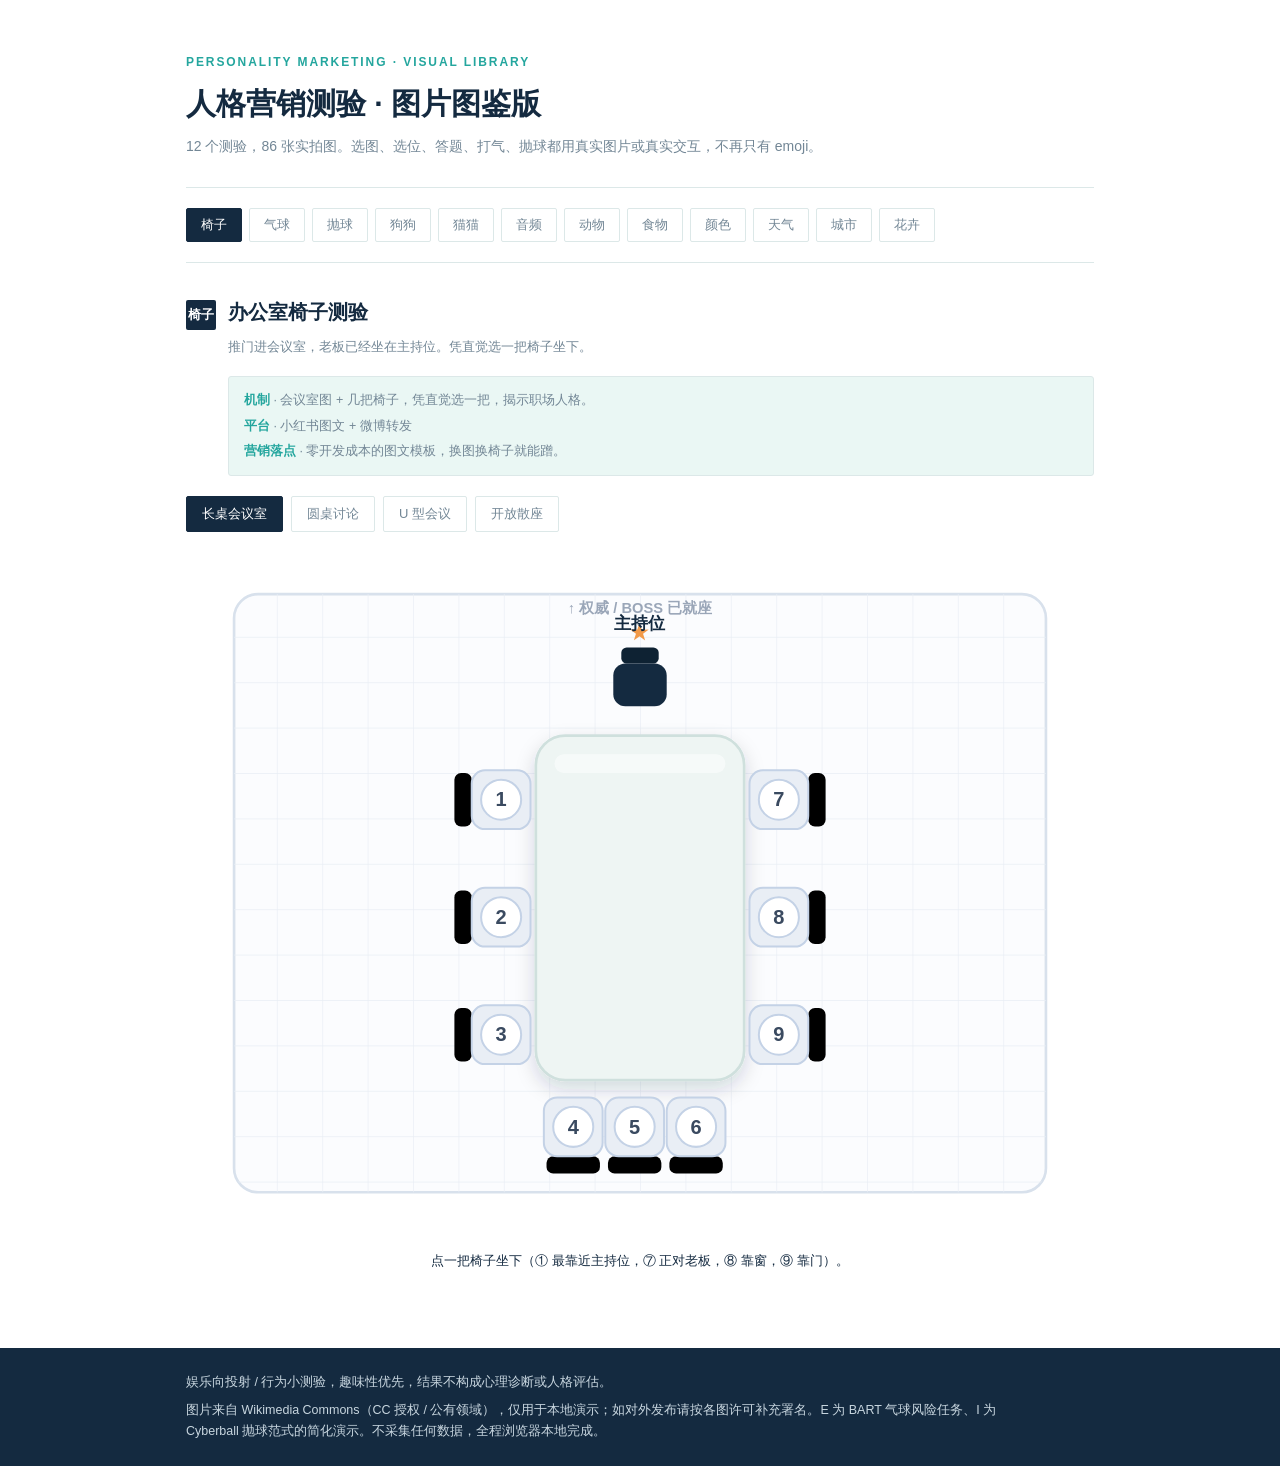
<file: persona-image.html>
<!DOCTYPE html>
<html lang="zh-CN" data-page-node-id="MM9CsIpoqTQh0BvG3fWkWJ">
<head data-page-node-id="AqkltdNrkoKodFFlneHD6K">
<meta charset="UTF-8" data-page-node-id="v1hrXzGzH1tXqHh8IhB4Rk">
<meta name="viewport" content="width=device-width, initial-scale=1" data-page-node-id="HB45hKJx4NKdX4d9gx8eFB">
<title>人格营销测验 · 图片图鉴版</title>
<style>
  :root{--navy:#142A40;--teal:#24A69E;--orange:#F29A49;--teal-d:#1c857d;--grey:#738796;--line:#DCE8E8;--panel:#EAF7F4;--ink:#1F2D3A;}
  *{box-sizing:border-box;margin:0;padding:0}
  body{font-family:"Microsoft YaHei","微软雅黑",-apple-system,"Segoe UI",sans-serif;background:#fff;color:var(--ink);line-height:1.7;-webkit-font-smoothing:antialiased}
  .wrap{max-width:960px;margin:0 auto;padding:0 26px}
  .hero{padding:52px 0 28px;border-bottom:1px solid var(--line)}
  .kicker{font-size:12px;letter-spacing:.16em;color:var(--teal);font-weight:700;margin-bottom:12px}
  h1{font-size:30px;line-height:1.3;color:var(--navy);font-weight:700;margin-bottom:12px}
  .sub{font-size:14px;color:var(--grey);max-width:680px}
  .tabs{display:flex;flex-wrap:wrap;gap:7px;padding:20px 0;position:sticky;top:0;background:#fff;z-index:5;border-bottom:1px solid var(--line)}
  .tabs button{font-family:inherit;font-size:13px;cursor:pointer;background:#fff;border:1px solid var(--line);color:var(--grey);padding:7px 14px;border-radius:2px;transition:.15s}
  .tabs button:hover{border-color:var(--teal);color:var(--teal)}
  .tabs button.on{background:var(--navy);border-color:var(--navy);color:#fff}
  .stage{padding:32px 0 60px;min-height:440px}
  .qhead{display:flex;align-items:baseline;gap:12px;margin-bottom:6px}
  .badge{flex:none;width:30px;height:30px;border-radius:2px;background:var(--navy);color:#fff;font-size:13px;font-weight:700;display:flex;align-items:center;justify-content:center}
  .qhead h2{font-size:20px;color:var(--navy);font-weight:700}
  .qnote{font-size:13px;color:var(--grey);margin:0 0 18px 42px}
  .refbox{background:var(--panel);border:1px solid var(--line);border-radius:3px;padding:13px 15px;margin:0 0 20px 42px;font-size:12.5px;color:var(--grey)}
  .refbox div+div{margin-top:4px}
  .refbox b{color:var(--teal);font-weight:700}
  .btn{font-family:inherit;font-size:14px;cursor:pointer;background:var(--navy);color:#fff;border:none;padding:11px 24px;border-radius:2px;transition:.15s}
  .btn:hover{background:var(--teal)}
  .btn.ghost{background:#fff;color:var(--grey);border:1px solid var(--line)}
  .btn.ghost:hover{border-color:var(--teal);color:var(--teal);background:#fff}
  .btn:disabled{opacity:.45;cursor:default}
  .btnrow{display:flex;gap:10px;flex-wrap:wrap;margin-top:6px}
  .hint{font-size:12.5px;color:var(--grey);margin-bottom:15px}

  /* 图片选择 */
  .egrid{display:grid;grid-template-columns:repeat(auto-fill,minmax(124px,1fr));gap:13px}
  .eitem{font-family:inherit;text-align:center;cursor:pointer;background:#fff;border:1px solid var(--line);border-radius:3px;padding:0 0 9px;overflow:hidden;transition:.15s}
  .eitem:hover{border-color:var(--teal);transform:translateY(-2px)}
  .eitem.sel{border-color:var(--teal);box-shadow:0 0 0 2px rgba(36,166,158,.25)}
  .eitem img{width:100%;height:104px;object-fit:cover;display:block;background:var(--panel)}
  .eitem .nm{display:block;font-size:12px;color:var(--grey);margin-top:8px}
  /* 颜色 */
  .sgrid{display:grid;grid-template-columns:repeat(auto-fill,minmax(112px,1fr));gap:13px}
  .sitem{font-family:inherit;cursor:pointer;border:1px solid var(--line);border-radius:3px;height:96px;transition:.15s;position:relative}
  .sitem:hover{transform:translateY(-2px);border-color:var(--teal)}
  .sitem .nm{position:absolute;left:0;right:0;bottom:7px;font-size:12px;color:#fff;text-shadow:0 1px 3px rgba(0,0,0,.5)}

  /* 会议室 */
  .room{position:relative;height:360px;border:1px solid var(--line);border-radius:3px;background:#fff;margin-bottom:8px}
  .table{position:absolute;left:50%;top:100px;width:56%;height:150px;transform:translateX(-50%);background:var(--panel);border:1px solid var(--line);border-radius:8px;display:flex;align-items:center;justify-content:center;font-size:12px;color:var(--grey);letter-spacing:.1em}
  .seat{position:absolute;width:42px;height:42px;margin:-21px 0 0 -21px;border-radius:50%;border:1px solid var(--line);background:#fff;color:var(--grey);font-size:13px;font-weight:700;cursor:pointer;transition:.15s;font-family:inherit}
  .seat:hover{border-color:var(--teal);color:var(--teal);background:var(--panel)}
  .seat.boss{background:var(--navy);border-color:var(--navy);color:#fff;cursor:default}
  .seat.sel{background:var(--teal);border-color:var(--teal);color:#fff}
  /* 椅子测验（SVG 多场景，融入独立椅子测试） */
  .ctabs{display:flex;flex-wrap:wrap;gap:8px;margin:6px 0 14px}
  .ctab{font-family:inherit;font-size:13px;cursor:pointer;background:#fff;border:1px solid var(--line);color:var(--grey);padding:8px 15px;border-radius:2px;transition:.15s}
  .ctab:hover{border-color:var(--teal);color:var(--teal)}
  .ctab.active{background:var(--navy);border-color:var(--navy);color:#fff}
  .cvroom{width:100%;height:auto;display:block;user-select:none}
  .cv{cursor:pointer;transition:transform .18s ease}
  .cv .cvseat{fill:#e9eef5;stroke:#c4d2e6;stroke-width:1.5;transition:.18s}
  .cv .cvback{fill:#d6dfec;stroke:#c4d2e6;stroke-width:1.5;transition:.18s}
  .cv .cvbadge{fill:#fff;stroke:#c4d2e6;stroke-width:1.5;transition:.18s}
  .cv .cvnum{fill:#3a4a60;font-size:15px;font-weight:800;pointer-events:none}
  .cv .cvring{fill:none;stroke:var(--teal);stroke-width:2.5;opacity:0;pointer-events:none}
  .cv .cvhit{fill:transparent}
  .cv:hover{transform:translateY(-3px)}
  .cv:hover .cvseat,.cv:hover .cvback{fill:#d4eae6}
  .cv:hover .cvbadge{stroke:var(--teal)}
  .cv.selected .cvseat,.cv.selected .cvback{fill:var(--teal);stroke:var(--teal-d)}
  .cv.selected .cvbadge{fill:var(--teal-d);stroke:var(--teal-d)}
  .cv.selected .cvnum{fill:#fff}
  .cv.selected .cvring{opacity:1;animation:cvpulse 1.6s ease-in-out infinite}
  .cv.dim{opacity:.4}
  @keyframes cvpulse{0%,100%{opacity:.12}50%{opacity:.55}}
  .cv-room-line{fill:#fbfcfe;stroke:#d8e1ec;stroke-width:2}
  .cv-table{fill:#eef5f3;stroke:#cfe0dd;stroke-width:2}
  .cv-table-hi{fill:#ffffff;opacity:.5}
  .cv-boss-body{fill:var(--navy)}
  .cv-boss-back{fill:#0e2233}
  .cv-boss-star{fill:var(--orange)}
  .cv-boss-label{fill:var(--navy);font-size:12.5px;font-weight:800}
  .cv-hint{fill:#9aa6b8;font-size:11px;font-weight:600}
  .crpick{font-size:34px;margin-bottom:6px;line-height:1.2}
  .cren{font-size:12px;color:var(--grey);margin-bottom:8px}
  .csec{font-size:12.5px;font-weight:800;color:var(--teal-d);margin:14px 0 6px;display:flex;align-items:center;gap:7px}
  .csec::before{content:"";width:7px;height:7px;border-radius:2px;background:var(--teal)}
  .cfeat{list-style:none;display:flex;flex-direction:column;gap:6px;margin-top:2px}
  .cfeat li{position:relative;padding-left:20px;font-size:13.5px;color:#37444f}
  .cfeat li::before{content:"";position:absolute;left:0;top:7px;width:8px;height:8px;border-radius:50%;background:var(--teal);opacity:.85}
  .cbars{display:flex;flex-direction:column;gap:8px;margin-top:4px}
  .cbar-row{display:grid;grid-template-columns:64px 1fr 30px;align-items:center;gap:9px}
  .cbar-label{font-size:12px;color:#46566c;font-weight:600}
  .cbar-track{height:10px;background:#edf1f7;border-radius:8px;overflow:hidden}
  .cbar-fill{display:block;height:100%;width:0;border-radius:8px;transition:width .8s cubic-bezier(.22,1,.36,1);box-shadow:inset 0 -2px 4px rgba(0,0,0,.12),inset 0 2px 3px rgba(255,255,255,.3)}
  .cbar-val{font-size:12.5px;font-weight:800;text-align:right}

  /* 选择题（MBTI） */
  .prog{font-size:12px;color:var(--teal);font-weight:700;margin-bottom:10px;letter-spacing:.05em}
  .qtext{font-size:16px;color:var(--navy);font-weight:700;margin-bottom:14px;line-height:1.5}
  .opts{display:flex;flex-direction:column;gap:9px}
  .opt{font-family:inherit;text-align:left;cursor:pointer;font-size:14px;background:#fff;border:1px solid var(--line);border-radius:3px;padding:13px 16px;color:var(--ink);transition:.15s}
  .opt:hover{border-color:var(--teal);background:var(--panel)}

  /* 气球 */
  .bl{display:flex;flex-direction:column;align-items:center;padding:10px 0 4px}
  .blslot{height:180px;display:flex;align-items:flex-end;justify-content:center}
  .balloon{width:92px;height:112px;background:linear-gradient(160deg,#24A69E,#4FC3B8);border-radius:50% 50% 50% 50%/58% 58% 42% 42%;transition:transform .18s ease,background .2s;position:relative;transform-origin:bottom center}
  .balloon:after{content:"";position:absolute;left:50%;bottom:-16px;width:1px;height:18px;background:var(--grey);transform:translateX(-50%)}
  .balloon.pop{background:#DCDCDC;transform:scale(.9)!important}
  .pumps{font-size:13px;color:var(--grey);margin-top:24px}
  .blrow{display:flex;gap:10px;margin-top:12px}
  .bstat{display:flex;gap:16px;font-size:13px;color:var(--grey);margin-top:18px}
  .bstat b{color:var(--navy)}

  /* 抛球 */
  .cb{position:relative;height:300px;margin:18px 0 10px}
  .pl{position:absolute;width:88px;text-align:center;transform:translate(-50%,-50%);transition:left .45s ease,top .45s ease}
  .av{width:64px;height:64px;margin:0 auto;border-radius:50%;border:1px solid var(--line);background:#fff;display:flex;align-items:center;justify-content:center;font-size:26px;transition:.15s}
  .pl.me .av{border-color:var(--navy)}
  .pl.has .av{border-color:var(--teal);background:var(--panel);transform:scale(1.06)}
  .nm2{font-size:12px;color:var(--grey);margin-top:7px}
  .ball{font-size:15px;height:18px;margin-top:3px}
  .think{font-size:13px;color:var(--teal);height:16px;letter-spacing:.12em}
  .cbstat{font-size:13px;color:var(--grey);text-align:center;margin-bottom:6px;min-height:22px}
  .cbstat b{color:var(--navy)}
  .hint{font-size:13px;color:var(--navy);text-align:center;margin-top:10px}
  .hint b{background:var(--panel);border:1px solid var(--line);border-radius:4px;padding:1px 7px}
  .pl.pick{cursor:pointer}
  .pl.pick .av{box-shadow:0 0 0 3px rgba(36,166,158,.9);animation:cbpulse 1.1s ease-in-out infinite}
  .pl.pick:hover .av{transform:scale(1.08)}
  @keyframes cbpulse{0%,100%{box-shadow:0 0 0 3px rgba(36,166,158,.9)}50%{box-shadow:0 0 0 8px rgba(36,166,158,0)}}
  .choices{display:flex;justify-content:center;gap:10px;flex-wrap:wrap;min-height:44px}

  /* 结果 */
  .result{border:1px solid var(--line);border-radius:3px;padding:24px;background:#fff}
  .rtype{font-size:12px;color:var(--teal);font-weight:700;letter-spacing:.1em;margin-bottom:12px}
  .rimg{width:100%;max-width:300px;height:190px;object-fit:cover;border-radius:3px;display:block;margin-bottom:16px;background:var(--panel)}
  .rname{font-size:25px;color:var(--navy);font-weight:700;margin-bottom:6px;line-height:1.3}
  .rline{font-size:15px;color:var(--grey);font-style:italic;margin-bottom:15px}
  .tags{display:flex;flex-wrap:wrap;gap:7px;margin-bottom:14px}
  .chip{font-size:12px;color:var(--teal);border:1px solid var(--line);background:var(--panel);padding:4px 11px;border-radius:2px}
  .blind{font-size:13px;color:var(--grey);margin-bottom:14px}
  .rstats{font-size:13px;color:var(--grey);background:var(--panel);border:1px solid var(--line);padding:10px 12px;border-radius:2px;margin-bottom:14px}
  .rstats b{color:var(--navy)}
  .copy{background:var(--panel);border-left:2px solid var(--orange);padding:12px 14px;font-size:13.5px;color:var(--ink);margin-bottom:20px}
  .copy b{display:block;color:var(--orange);font-size:11px;letter-spacing:.06em;margin-bottom:4px}
  .band{background:var(--navy);color:#fff;padding:24px 0}
  .band p{font-size:12.5px;color:#C8D6DF;max-width:820px}
  .band p+p{margin-top:7px}
  @media(max-width:720px){.wrap{padding:0 16px}h1{font-size:24px}.refbox,.qnote{margin-left:0}.room{height:320px}.egrid{grid-template-columns:repeat(auto-fill,minmax(96px,1fr))}}
  @media print{.tabs{display:none}}
</style>
</head>
<body data-page-node-id="cAd6ZM182qCAz3lvzt78sV">
<div class="wrap" data-page-node-id="aa15vKw9Pd5WeGe9bATM5M">
  <header class="hero" data-page-node-id="QQogjgS6kgufPIVt8blhs6">
    <div class="kicker" data-page-node-id="4Z22LLfkSKGgIVa6l8W2RY">PERSONALITY MARKETING · VISUAL LIBRARY</div>
    <h1 data-page-node-id="wosThlhku1zhKCTut7cHv4">人格营销测验 · 图片图鉴版</h1>
    <p class="sub" data-page-node-id="w03gQfDEsg2FLb9SMnb842">12 个测验，86 张实拍图。选图、选位、答题、打气、抛球都用真实图片或真实交互，不再只有 emoji。</p>
  </header>
  <nav class="tabs" id="tabs" data-page-node-id="dzhpfu3StrRbqDbkEcHx9K"></nav>
  <main class="stage" id="stage" data-page-node-id="Af35a0EFs4d1D81TTlHUP2"></main>
</div>
<footer class="band" data-page-node-id="KPZgr7Bpoe955akCDWnOOx">
  <div class="wrap" data-page-node-id="icnPVjscT7aljRqIgGMCMw">
    <p data-page-node-id="kWr8K0s2sITrqw5j2abEza">娱乐向投射 / 行为小测验，趣味性优先，结果不构成心理诊断或人格评估。</p>
    <p data-page-node-id="HKEH8LXkL3sYjOntFT1enP">图片来自 Wikimedia Commons（CC 授权 / 公有领域），仅用于本地演示；如对外发布请按各图许可补充署名。E 为 BART 气球风险任务、I 为 Cyberball 抛球范式的简化演示。不采集任何数据，全程浏览器本地完成。</p>
  </div>
</footer>

<script>
/* 结果数组：[img, 名称, 一句话, 标签, 盲区, 可晒文案]；图片类测验首项可省（用选中图） */
var DATA={

audio:{t:'音频',name:'你是什么音乐人格',kind:'grid',
 note:'下面这些声音和乐器，凭直觉抓一个——它比较像你。',
 ref:[['机制','听歌偏好 / 乐器联想 → 生成音乐性格标签。'],['平台','网易云 / Spotify / 抖音'],['营销落点','年度报告的仪式感，每年固定的刷屏节点。']],
 items:[['instr_guitar','吉他','guitar'],['instr_piano','钢琴','piano'],['instr_drum','鼓','drum'],['instr_violin','小提琴','violin'],['instr_sax','萨克斯','sax'],['instr_headphone','耳机','headphone'],['instr_mic','麦克风','mic'],['instr_vinyl','黑胶','vinyl']],
 results:{guitar:['随性表达型','想到就弹，别管好不好听。','随性|直接|有感染力','计划性差，容易三分钟热度。','吉他型：先爽了再说，细节以后再补。'],
 piano:['结构讲究型','每个音都该在它该在的位置。','严谨|有条理|追求准','太较真，自己和别人都累。','钢琴型：不是强迫症，是心里有谱。'],
 drum:['节奏驱动型','跟不上的，自己调整。','行动快|有冲劲|带动气氛','太急，容易漏掉细节。','鼓点型：先跑起来，节奏自己会跟上。'],
 violin:['细腻内敛型','情绪都藏在弦里。','敏感|细腻|有层次','心事重，不太说得出口。','小提琴型：我不说，但我都记得。'],
 sax:['慵懒氛围型','慢一点，才有味道。','松弛|有氛围感|不急','容易拖，关键时刻提不起劲。','萨克斯型：人生要有 BGM，而且得慢。'],
 headphone:['沉浸独处型','我的世界自带背景音乐。','专注|有边界|自给自足','容易活在自己世界里。','耳机一戴，谁也不爱——我是沉浸独处型。'],
 mic:['外向释放型','有话要说，还要说得响。','外放|感染力强|不怕被看见','容易抢话，顾不上别人。','麦克风型：给我一个话题，我能讲一晚上。'],
 vinyl:['念旧频道型','老歌比新歌懂我。','念旧|长情|有故事','抗拒新东西。','黑胶型：我的歌单停在十年前，挺好的。']}},

chair:{t:'椅子',name:'办公室椅子测验',kind:'chair',
 note:'推门进会议室，老板已经坐在主持位。凭直觉选一把椅子坐下。',
 ref:[['机制','会议室图 + 几把椅子，凭直觉选一把，揭示职场人格。'],['平台','小红书图文 + 微博转发'],['营销落点','零开发成本的图文模板，换图换椅子就能蹭。']],
 scenes:{
   long:{name:'长桌会议室',
    table:'<rect class="cv-table" x="262" y="142" width="156" height="258" rx="22" filter="url(#cvds)"/><rect class="cv-table-hi" x="276" y="156" width="128" height="14" rx="7"/><g><rect class="cv-boss-back" x="326" y="76" width="28" height="12" rx="4"/><rect class="cv-boss-body" x="320" y="88" width="40" height="32" rx="9"/><text class="cv-boss-star" x="340" y="70" text-anchor="middle" font-size="16">★</text><text class="cv-boss-label" x="340" y="62" text-anchor="middle">主持位</text></g><text class="cv-hint" x="340" y="50" text-anchor="middle">↑ 权威 / BOSS 已就座</text>',
    chairs:[{id:1,cx:236,cy:190,dir:'L'},{id:2,cx:236,cy:278,dir:'L'},{id:3,cx:236,cy:366,dir:'L'},{id:7,cx:444,cy:190,dir:'R'},{id:8,cx:444,cy:278,dir:'R'},{id:9,cx:444,cy:366,dir:'R'},{id:4,cx:290,cy:435,dir:'B'},{id:5,cx:336,cy:435,dir:'B'},{id:6,cx:382,cy:435,dir:'B'}]},
   round:{name:'圆桌讨论',
    table:'<circle class="cv-table" cx="340" cy="285" r="115" filter="url(#cvds)"/><circle class="cv-table-hi" cx="340" cy="285" r="98" fill="#ffffff" opacity="0.5"/><g><rect class="cv-boss-back" x="326" y="116" width="28" height="12" rx="4"/><rect class="cv-boss-body" x="320" y="128" width="40" height="32" rx="9"/><text class="cv-boss-star" x="340" y="110" text-anchor="middle" font-size="16">★</text><text class="cv-boss-label" x="340" y="102" text-anchor="middle">主持位</text></g><text class="cv-hint" x="340" y="86" text-anchor="middle">↑ 权威 / BOSS 已就座</text>',
    chairs:[{id:1,cx:250,cy:205,dir:'L'},{id:2,cx:215,cy:285,dir:'L'},{id:3,cx:250,cy:365,dir:'L'},{id:7,cx:430,cy:205,dir:'R'},{id:8,cx:465,cy:285,dir:'R'},{id:9,cx:430,cy:365,dir:'R'},{id:4,cx:300,cy:425,dir:'B'},{id:5,cx:340,cy:435,dir:'B'},{id:6,cx:380,cy:425,dir:'B'}]},
   uform:{name:'U 型会议',
    table:'<rect class="cv-table" x="232" y="150" width="42" height="250" rx="12" filter="url(#cvds)"/><rect class="cv-table" x="406" y="150" width="42" height="250" rx="12" filter="url(#cvds)"/><rect class="cv-table" x="232" y="372" width="216" height="42" rx="12" filter="url(#cvds)"/><g><rect class="cv-boss-back" x="326" y="86" width="28" height="12" rx="4"/><rect class="cv-boss-body" x="320" y="98" width="40" height="32" rx="9"/><text class="cv-boss-star" x="340" y="80" text-anchor="middle" font-size="16">★</text><text class="cv-boss-label" x="340" y="72" text-anchor="middle">主持位</text></g><text class="cv-hint" x="340" y="62" text-anchor="middle">↑ 权威 / BOSS 在 U 型开口</text>',
    chairs:[{id:1,cx:292,cy:200,dir:'L'},{id:2,cx:292,cy:285,dir:'L'},{id:3,cx:292,cy:365,dir:'L'},{id:7,cx:388,cy:200,dir:'R'},{id:8,cx:388,cy:285,dir:'R'},{id:9,cx:388,cy:365,dir:'R'},{id:4,cx:300,cy:352,dir:'B'},{id:5,cx:340,cy:352,dir:'B'},{id:6,cx:380,cy:352,dir:'B'}]},
   lounge:{name:'开放散座',
    table:'<circle cx="340" cy="130" r="28" fill="#eafaf7" stroke="#bfe9e3" stroke-width="2"/><text class="cv-boss-star" x="340" y="126" text-anchor="middle" font-size="18">★</text><text class="cv-boss-label" x="340" y="174" text-anchor="middle">焦点 / 主讲</text><text class="cv-hint" x="340" y="500" text-anchor="middle">椅子散落开放区，凭直觉选落座</text>',
    chairs:[{id:1,cx:250,cy:185,dir:'C'},{id:2,cx:212,cy:300,dir:'C'},{id:3,cx:185,cy:405,dir:'C'},{id:7,cx:430,cy:185,dir:'C'},{id:8,cx:468,cy:300,dir:'C'},{id:9,cx:495,cy:405,dir:'C'},{id:4,cx:250,cy:455,dir:'C'},{id:5,cx:340,cy:450,dir:'C'},{id:6,cx:430,cy:455,dir:'C'}]}
  },
 chairs:{
   1:{icon:'🤝',name:'战略盟友',en:'The First Mate / Co-Pilot',quote:'我来是要帮上忙的，需要时我就在。',feat:['紧挨权威左侧，想靠近核心贡献价值','尊重层级但不畏惧，是可靠的执行者','危机或混乱时主动靠前，让事情转起来'],blind:'容易把别人的事当成自己的责任，需注意别过度担责而耗尽自己。',dim:{act:85,ind:55,soc:70,risk:60,auth:80},tags:['靠核心','可靠','主动'],copy:'我选了紧挨老板左手边的那把椅子——战略盟友型，需要时我就在。你呢？'},
   2:{icon:'🕊️',name:'外交缓冲者',en:'The Diplomat / Buffer Zone',quote:'我在场，但不急着表态。',feat:['靠近权威却留有余地，在圈内但不抢镜','观察敏锐、擅长调和，等气氛稳了再出手','高度重视和谐，是天然的谈判/缓冲角色'],blind:'可能因过度回避冲突而逐渐失去自己的立场，记得适时亮明态度。',dim:{act:55,ind:65,soc:80,risk:45,auth:65},tags:['调和','留余地','重和谐'],copy:'靠近权威却留了一步——外交缓冲者，我在场但不抢镜。'},
   3:{icon:'🧠',name:'审慎思考者',en:'The Calculated Thinker',quote:'你们可以快点，但沉默往往更聪明。',feat:['坐在远端长边，先想后说','旁人说得乱成团时，他已看清那一个被忽略的关键','克制即超能力，用慢节奏化解紧张'],blind:'节奏太慢可能被误读为不参与，关键时刻要主动让想法被听见。',dim:{act:35,ind:85,soc:45,risk:30,auth:40},tags:['先想后说','克制','看关键'],copy:'我坐远端长边，先想清楚再开口——审慎思考者。'},
   4:{icon:'👁️',name:'沉默观察家',en:'The Silent Observer',quote:'我沉默，但我看见一切。',feat:['偏好底部角落的边缘视角','读人、读气氛的高手，出手时分量很重','在边缘找到力量，先充分消化再踏入光里'],blind:'长期隐形会让想法不被听见，适度前移，别让洞察烂在心里。',dim:{act:30,ind:75,soc:40,risk:35,auth:30},tags:['边缘视角','读气氛','后发制人'],copy:'角落那把是我的——沉默观察家，我沉默，但我看见一切。'},
   5:{icon:'⚡',name:'直接挑战者',en:'The Direct Challenger',quote:'有话直说，我不退。',feat:['正对权威，迎面而上','自信、直接，紧张时不缩反进','享受辩论，也尊重敢言的人'],blind:'易被误读为好斗，勇气之外也要看准时机与对象。',dim:{act:90,ind:80,soc:50,risk:85,auth:25},tags:['正对权威','直接','敢言'],copy:'正对老板我就坐了——直接挑战者，有话直说。'},
   6:{icon:'♟️',name:'策略参与者',en:'The Selective Contributor',quote:'有价值，我才出手。',feat:['保护自己的心理能量，不参与会议「表演」','只在关键节点介入，像 strategist 等待时机','不追每一点评论，保持冷静不内耗'],blind:'可能被看成疏离，需主动露面，避免重要贡献被遗忘。',dim:{act:50,ind:80,soc:45,risk:50,auth:45},tags:['选择性','不表演','冷静'],copy:'只在关键节点出手——策略参与者，有价值才开口。'},
   7:{icon:'🌟',name:'忠诚门徒',en:'The Loyal Protégé',quote:'靠近核心，我才安心。',feat:['紧挨权威右侧，渴望指引与方向','靠近权威获得安全感，是核心圈一员','重视导师，从「被看见」中汲取信心'],blind:'过度把价值绑定在他人认可上，易因回报不对等而内耗。',dim:{act:65,ind:45,soc:65,risk:40,auth:85},tags:['靠核心','求指引','核心圈'],copy:'紧挨老板右手边——忠诚门徒，靠近核心我才安心。'},
   8:{icon:'💛',name:'共情调和者',en:'The Social Glue',quote:'我来，是让气氛松一点。',feat:['团队的情感心脏，敏锐捕捉每个人情绪','用微笑、玩笑、闲聊软化僵硬氛围','让人愿意打开自己，是关系黏合剂'],blind:'常照顾别人却忽略自己，记得也给自己留一点温柔。',dim:{act:50,ind:50,soc:95,risk:40,auth:55},tags:['情感心脏','会缓和','人缘好'],copy:'我是让气氛松下来的人——共情调和者💛。'},
   9:{icon:'🔍',name:'分析批评者',en:'The Internal Auditor',quote:'我参与，但不随便点头。',feat:['远端右侧，抬眉式参与','总在找逻辑漏洞，重真相胜过舒服','敢做那个异议之声，促成更稳妥的结果'],blind:'易被当成「唱反调」，需平衡质疑与支持，让批判长出建设性。',dim:{act:45,ind:90,soc:40,risk:55,auth:35},tags:['找漏洞','重真相','异议之声'],copy:'我参与但不随便点头——分析批评者🔍。'}
  }},

animal:{t:'动物',name:'你是哪种动物人格',kind:'grid',
 note:'凭直觉抱走一只——它比较像你。',
 ref:[['机制','拟动物情境 + 直觉选择 → 匹配动物人格。'],['平台','微信 / 小红书 / 抖音'],['营销落点','动物园、自然科普、公益保护类 IP。']],
 items:[['animal_fox','狐狸','fox'],['animal_owl','猫头鹰','owl'],['animal_dolphin','海豚','dolphin'],['animal_elephant','大象','elephant'],['animal_deer','鹿','deer'],['animal_tiger','老虎','tiger'],['animal_panda','熊猫','panda'],['animal_otter','水獭','otter'],['animal_sloth','树懒','sloth'],['animal_octopus','章鱼','octopus']],
 results:{fox:['机灵独行型','我不合群，但我看得清楚。','机警|聪明|有边界','太防备，难交心。','狐狸型：我不扎堆，但我什么都看在眼里。'],
 owl:['安静观察型','先听完，我再说。','沉稳|观察力强|话不多','不开口时被当没想法。','猫头鹰型：我不是没意见，我是在等你们说完。'],
 dolphin:['亲和连接型','大家好才是真的好。','亲和|会缓和|人缘好','为了和气委屈自己。','海豚型：冷场这种事，我忍不了。'],
 elephant:['稳重可靠型','慢慢来，但不会停。','稳|有担当|长情','反应慢，不擅长临场。','大象型：我不快，但我一直在。'],
 deer:['敏感警觉型','先确认安全，再靠近。','警觉|细腻|想得深','容易过度紧张。','鹿型：我不是胆小，我是在评估风险。'],
 tiger:['强势主导型','场面得有人控着。','有主见|敢担责|气场强','容易显得压迫感强。','老虎型：我不抢，但我习惯站在中间。'],
 panda:['松弛自洽型','躺平也是一种能力。','松弛|随和|不争','容易错过该争的。','熊猫型：能坐着就不站着，这是我的人生哲学。'],
 otter:['黏人治愈型','你在哪儿我在哪儿。','温柔|黏人|会逗人开心','太在意别人，不会拒绝。','水獭型：牵着手才安心。'],
 sloth:['慢热节能型','能省则省，包括情绪。','慢热|节能|不卷','容易显得不上进。','树懒型：不是懒，是把力气留给重要的事。'],
 octopus:['多变应变型','办法总比困难多。','灵活|脑子快|能变通','兴趣散，难深耕。','章鱼型：八条腿，总有一条能用上。']}},

cat:{t:'猫猫',name:'猫系 MBTI · 16 型',kind:'mbti',
 note:'8 道情境题，凭第一反应选，测出你的 MBTI，并匹配一只猫。',
 ref:[['机制','MBTI 四维（E/I、S/N、T/F、J/P）各 2 题计分 → 16 型 × 猫品种。'],['平台','微信 / 小红书（MBTI 改编测验的主流玩法）'],['营销落点','品种图天然可晒，宠物品牌适配度高。']],
 qs:[[['家里来了陌生人，你会？','凑过去闻闻','E'],['先躲起来观察','I']],
     [['理想的一天更像？','有人陪着玩','E'],['自己找个角落待着','I']],
     [['你更相信？','眼前看到的','S'],['直觉和联想','N']],
     [['学一件新鲜事？','按步骤慢慢来','S'],['先搞明白整体意思','N']],
     [['同伴难过时？','帮他想办法','T'],['先陪着，让他知道我在','F']],
     [['做决定时更看重？','道理和规则','T'],['大家的感受','F']],
     [['出门前？','提前想好路线','J'],['走到哪算哪','P']],
     [['你的窝？','东西都归位','J'],['随手一躺就行','P']]],
 results:{ISTJ:['cat_russian','ISTJ · 俄罗斯蓝猫','规矩不是束缚，是安全感。','守序|可靠|话少','太死板，变化来了会慌。','ISTJ 蓝猫：我按规矩来，也希望你别乱改。'],
 ISFJ:['cat_ragdoll','ISFJ · 布偶猫','你在哪儿，我在哪儿。','温柔|黏人|记性好','太在意别人，不会拒绝。','ISFJ 布偶：不是没主见，是舍不得让你不开心。'],
 INFJ:['cat_birman','INFJ · 伯曼猫','我不多说，但我都懂。','深邃|共情|有分寸','心事闷着不说。','INFJ 伯曼：我看见了，只是没讲。'],
 INTJ:['cat_egyptian','INTJ · 埃及猫','我自己有全套方案。','独立|谋略|标准高','显得冷，不爱解释。','INTJ 埃及猫：不用问我，我已经算过了。'],
 ISTP:['cat_abyssinian','ISTP · 阿比西尼亚猫','先看清楚，再动手。','机敏|冷静|行动派','不爱表达，显得疏离。','ISTP 阿比：别急，我在观察。'],
 ISFP:['cat_scottish','ISFP · 苏格兰折耳猫','舒服最重要。','柔软|随和|审美在线','回避冲突。','ISFP 折耳：我不想争，我只想舒服。'],
 INFP:['cat_persian','INFP · 波斯猫','我心里有一整个世界。','细腻|理想|重感受','太容易受伤。','INFP 波斯：我慢热，但我给的是全部。'],
 INTP:['cat_devon','INTP · 德文卷毛猫','为什么？再问一个为什么。','好奇|古怪|爱琢磨','想太多，行动少。','INTP 德文：逻辑不通，我睡不着。'],
 ESTP:['cat_bombay','ESTP · 孟买猫','先做了再说。','大胆|直接|反应快','冲动，收不住。','ESTP 孟买：后果？做了再想。'],
 ESFP:['cat_american','ESFP · 美国短毛猫','有我在就有气氛。','活泼|亲和|爱热闹','静不下来。','ESFP 美短：冷场是我的天敌。'],
 ENFP:['cat_maine','ENFP · 缅因猫','又大只又黏人，不矛盾。','热情|好奇|重感情','三分钟热度。','ENFP 缅因：我对什么都好奇，对你在意。'],
 ENTP:['cat_sphynx.svg','ENTP · 斯芬克斯猫','规矩就是用来打破的。','机灵|善辩|不按常理','抬杠成性。','ENTP 斯芬克斯：你说不行？为什么不行？'],
 ESTJ:['cat_norwegian','ESTJ · 挪威森林猫','这事儿得有人管起来。','有担当|讲效率|可靠','太爱管，显得强势。','ESTJ 挪威森林：别慌，我来安排。'],
 ESFJ:['cat_angora','ESFJ · 土耳其安哥拉猫','大家都舒服我才舒服。','优雅|体贴|重人情','太在意评价。','ESFJ 安哥拉：我把气氛照顾好，是我的本事。'],
 ENFJ:['cat_siamese','ENFJ · 暹罗猫','我有话要说，而且要说给你听。','共情|外放|会带动','操心过度。','ENFJ 暹罗：我不是话多，我是怕你不懂我。'],
 ENTJ:['cat_british','ENTJ · 英国短毛猫','场面我来控。','果断|控场|目标感强','太强势，不留余地。','ENTJ 英短：方向定了，跟上就行。']}},

dog:{t:'狗狗',name:'犬系 MBTI · 16 型',kind:'mbti',
 note:'8 道情境题，凭第一反应选，测出你的 MBTI，并匹配一只狗。',
 ref:[['机制','同 MBTI 四维计分 → 16 型 × 犬品种。'],['平台','微信 / 小红书 / 抖音'],['营销落点','狗粮、宠物医院、领养机构引流。']],
 qs:[[['见到陌生狗？','摇尾巴冲上去','E'],['先站着看看','I']],
     [['周末最想？','去热闹的狗公园','E'],['在家门口晒太阳','I']],
     [['找藏起来的零食？','顺着气味一点点找','S'],['凭印象直奔可能的地方','N']],
     [['学新口令？','反复练到会','S'],['先搞懂主人想让我干嘛','N']],
     [['小伙伴被凶了？','挡在前面','T'],['过去蹭蹭它','F']],
     [['分零食时？','按规矩分','T'],['看谁更需要','F']],
     [['出门遛弯？','固定路线','J'],['今天往哪走都行','P']],
     [['玩具？','放回筐里','J'],['满地都是','P']]],
 results:{ISTJ:['dog_german','ISTJ · 德国牧羊犬','规矩守好，事情就成了一半。','守序|可靠|有担当','太死板。','ISTJ 德牧：规则不是束缚，是保障。'],
 ISFJ:['dog_golden','ISFJ · 金毛','你回来，我就在门口。','温柔|守护|长情','太付出，忽略自己。','ISFJ 金毛：你不用说什么，我都在。'],
 INFJ:['dog_samoyed','INFJ · 萨摩耶','笑着，但心里有数。','温柔|有主见|重感情','表面没事，内里翻涌。','INFJ 萨摩：我笑不代表我没想法。'],
 INTJ:['dog_doberman','INTJ · 杜宾','不多说，但一直在算。','克制|锋利|有策略','显得冷，难接近。','INTJ 杜宾：我观察完了，结论已经有了。'],
 ISTP:['dog_shiba','ISTP · 柴犬','我自己能搞定。','独立|机警|不爱被管','太倔。','ISTP 柴犬：别拉我，我想自己走。'],
 ISFP:['dog_corgi','ISFP · 柯基','开心最重要。','随和|治愈|好脾气','回避冲突。','ISFP 柯基：短腿也能跑，别小看我。'],
 INFP:['dog_bichon','INFP · 比熊','我怕你不开心。','柔软|共情|重感受','太容易委屈自己。','INFP 比熊：你不高兴，我就不踏实。'],
 INTP:['dog_chow','INTP · 松狮','我在想，别催。','沉静|古怪|自持','显得冷淡难懂。','INTP 松狮：不是不理你，是在思考。'],
 ESTP:['dog_chihuahua','ESTP · 吉娃娃','我不大，但我敢。','大胆|直接|反应快','太冲，容易惹事。','ESTP 吉娃娃：个头小，脾气不小。'],
 ESFP:['dog_labrador','ESFP · 拉布拉多','谁都是我的朋友。','热情|外向|爱玩','静不下来。','ESFP 拉布拉多：陌生人？那是还没认识的朋友。'],
 ENFP:['dog_husky','ENFP · 哈士奇','我也不知道我要干嘛，但很开心。','热情|脱线|好奇','三分钟热度。','ENFP 哈士奇：计划是什么？先跑再说。'],
 ENTP:['dog_poodle','ENTP · 贵宾','我聪明，而且我知道。','机灵|善辩|有主意','爱抬杠。','ENTP 贵宾：你说的不对，我给你讲讲。'],
 ESTJ:['dog_alaskan','ESTJ · 阿拉斯加雪橇犬','有活我来扛。','可靠|能扛事|讲效率','太爱揽，累自己。','ESTJ 阿拉斯加：交给我，你去歇着。'],
 ESFJ:['dog_pomeranian','ESFJ · 博美','大家都喜欢我才安心。','黏人|体贴|重人情','太在意评价。','ESFJ 博美：你要是高兴，我就高兴。'],
 ENFJ:['dog_border','ENFJ · 边境牧羊犬','我来照顾你们所有人。','会照顾人|有领导力|负责','操心过度。','ENFJ 边牧：我看着你们，我才放心。'],
 ENTJ:['dog_frenchie','ENTJ · 法国斗牛犬','我说了算。','果断|固执|有主见','太强势。','ENTJ 法斗：别争了，听我的。']}},

food:{t:'食物',name:'你是哪种食物人格',kind:'grid',
 note:'饿了。下面这些，凭直觉端走一份——它比较像你。',
 ref:[['机制','口味偏好 → 匹配一种「专属食物」人格。'],['平台','小红书 + 点单晒卡'],['营销落点','餐饮 / 生鲜品牌，测完顺手下一单。']],
 items:[['food_ramen','拉面','ramen'],['food_pizza','披萨','pizza'],['food_sushi','寿司','sushi'],['food_cake','蛋糕','cake'],['food_burger','汉堡','burger'],['food_salad','沙拉','salad'],['food_hotpot','火锅','hotpot'],['food_coffee','咖啡','coffee'],['food_bubbletea','奶茶','bubbletea'],['food_icecream','冰淇淋','icecream'],['food_bbq','烧烤','bbq'],['food_dumpling','饺子','dumpling']],
 results:{ramen:['温热踏实型','一碗热的就能活过来。','实在|念旧|重安慰','容易原地打转。','拉面型：治愈我的从来不是大道理，是一碗热的。'],
 pizza:['热闹分享型','好东西要分着吃。','外向|慷慨|爱热闹','顾着别人忽略自己。','披萨型：一个人吃没意思，得叫人。'],
 sushi:['克制讲究型','少一点，但每一点都要对。','克制|有标准|重质感','标准高，显得挑剔。','寿司型：宁可少，不要将就。'],
 cake:['甜系治愈型','不开心就吃点甜的。','柔软|会安慰人|重氛围','容易用甜头躲问题。','蛋糕型：生活已经够苦了，甜一点怎么了。'],
 burger:['实在管饱型','别整虚的，能顶事就行。','务实|高效|不矫情','忽略细节和仪式感。','汉堡型：花里胡哨，不如实在管用。'],
 salad:['清爽自律型','我知道什么对我好。','自律|清醒|有节制','过得太紧。','沙拉型：不是苦行，是我自己选的。'],
 hotpot:['热烈包容型','什么都能往里下。','包容|热烈|好相处','边界感弱，容易被消耗。','火锅型：来者不拒，但我也累。'],
 coffee:['清醒效率型','别加糖，我要清醒。','利落|克制|讲效率','容易绷太紧。','咖啡型：苦是苦了点，但清醒啊。'],
 bubbletea:['温和讨喜型','大家都喜欢，我也不例外。','温和|合群|好相处','为合群委屈自己。','奶茶型：三分糖，刚刚好，像我。'],
 icecream:['鲜活明朗型','开心要当场兑现。','鲜活|直白|有感染力','情绪来得快去得快。','冰淇淋型：趁没化，赶紧开心。'],
 bbq:['烟火江湖型','有串有酒就有故事。','豪爽|接地气|重人情','容易上头，事后后悔。','烧烤型：没有什么是一顿烧烤解决不了的。'],
 dumpling:['踏实顾家型','包在一起才叫团圆。','顾家|实在|重人情','守旧，不爱变。','饺子型：一家人整整齐齐，比什么都强。']}},

color:{t:'颜色',name:'你是哪种颜色人格',kind:'swatch',
 note:'凭直觉挑一个颜色——它比较像你现在的状态。',
 ref:[['机制','审美偏好题 → 匹配主色 + 性格解读。'],['平台','小红书 / INS'],['营销落点','家居 / 服饰 / 美妆配色；色卡本身就是物料。']],
 items:[['#7C94A6','雾霾蓝','haze'],['#D9CDBE','燕麦米','oat'],['#A3B18A','豆沙绿','sage'],['#C9A7A0','灰粉','rose'],['#C97B4A','陶土橙','terracotta'],['#2B2B2B','墨黑','ink'],['#8FB8DE','天青','sky'],['#8C3B46','酒红','wine']],
 results:{haze:['雾霾蓝','先别急，想一想。','理性|克制|有分寸','显得疏离。','雾霾蓝：冷静，但不冷淡。'],
 oat:['燕麦米','怎么都行，你们定。','温和|包容|好相处','太好说话被当背景。','燕麦米：百搭，但不想一直当底色。'],
 sage:['豆沙绿','别卷了，晒会儿太阳。','松弛|自然|不争','显得不上进。','豆沙绿：我的人生节奏是散步。'],
 rose:['灰粉','细节比结果重要。','细腻|浪漫|重感受','心里戏多。','灰粉型：嘴上说随便，心里有剧本。'],
 terracotta:['陶土橙','来啊，热闹一点。','外放|热情|行动快','冲太快忽略细节。','陶土橙：有我在，场子不会冷。'],
 ink:['墨黑','话不多，但句句是重点。','内敛|锋利|标准高','不解释被当冷漠。','墨黑型：不解释，看结果。'],
 sky:['天青','我希望大家都舒服。','平和|好协调|不争','不愿表态。','天青型：和气这件事，我在意。'],
 wine:['酒红','我有我的坚持。','有态度|深情|不随大流','固执。','酒红型：可以商量，但别想让我改。']}},

balloon:{t:'气球',name:'气球风险测验',kind:'balloon',
 note:'5 个气球。每打一次气都可能加分，也可能直接爆掉——爆了这一轮的分全没了。你随时可以「收下」落袋为安。',
 ref:[['机制','BART 气球模拟风险任务：每打一次气，收益变高、爆掉概率也变高。'],['平台','实验室范式 / H5 小游戏'],['营销落点','「我敢撑到第几下」自带谈资，适合理财、投资、运动、保险。']],
 results:{safe:['落袋为安型','能拿走的就先拿走，别贪。','保守|稳|厌恶损失','容易错过还能再拿一截的部分。','气球我只打三下——落袋为安型。'],
 steady:['稳健保守型','看到风险就收手，不丢人。','谨慎|有分寸|不冒进','偏保守，机会来了下手慢半拍。','稳健保守型：我不是不敢，是我算过。'],
 balance:['平衡试探型','先探到边界，再决定收不收。','会试探|有判断|能收手','偶尔高估自己的刹车能力。','平衡试探型：我不是赌，我是探底。'],
 risk:['风险偏好型','不撑到后头，怎么知道上限在哪。','敢赌|追高|不怕爆','爆掉的次数说明收手点偏晚。','风险偏好型：爆了就爆了，下一轮再来。'],
 wild:['激进冒进型','停不下来，这件事本身就说明问题。','冲动|高频|停不住','爆球率明显偏高，收益没跟上冒险。','激进冒进型：我知道会爆，但手不听话。']}},

cyber:{t:'抛球',name:'抛球游戏 · 排斥与接纳',kind:'cyber',
 note:'三个人在线上抛球。中途他们会突然不传给你——这不是你操作错了，是设计好的。之后新人小C加入，球回到你手上，由你决定传给谁。',
 ref:[['机制','Cyberball 范式：先接纳、再短暂排斥，看被排斥后的行为倾向。'],['平台','实验室范式（fMRI 常用）/ H5'],['营销落点','情绪冲击强、结果有故事感，适合社交、心理健康、反霸凌向。']],
 results:{care:['护弱照顾型','你注意到有人被晾着，会主动把球递过去。','照顾人|护弱|有记性','容易为了照顾别人把自己排在后面。','照顾人型：谁被晾着，我先看谁——至于晾过我的，我也没忘。'],
 ledger:['对等记账型','谁给我，我就给谁——我心里有一本账。','对等|记账|有记性','回礼式相处省力，但容易把关系算得太清楚。','记账型：谁对我好我知道，谁冷落过我，我也没忘。'],
 forgive:['宽容不记仇型','被晾过几分钟，但你没打算让气氛继续坏下去。','不记仇|大度|重气氛','可能把委屈先咽下去，事后才反刍。','宽容型：那几分钟，我没打算记着。'],
 turn:['轮着玩型','你挨个轮着传，不偏向谁也不冷落谁，节奏很平稳。','均衡|轮流|公平','太平均反而没偏好，关键时刻不容易被记住。','轮着玩型：一人一下，谁也别抢戏。'],careless:['无所谓型','你不太在意球在谁手里，随手就抛，情绪没什么波澜。','无所谓|随性|无波动','不波动也意味着少参与，关系里容易像个旁观者。','无所谓型：传谁不是传，开心就行。']}},

weather:{t:'天气',name:'你是哪种天气人格',kind:'grid',
 note:'凭直觉选一种天气——它比较像你给人的感觉。',
 ref:[['机制','情绪氛围联想 → 匹配天气人格。'],['平台','小红书 / 微博'],['营销落点','天气 APP、旅行、情绪类内容。']],
 items:[['weather_sunny','晴','sunny'],['weather_rain','雨','rain'],['weather_snow','雪','snow'],['weather_cloudy','阴','cloudy'],['weather_storm','雷雨','storm'],['weather_fog','雾','fog'],['weather_wind','风','wind'],['weather_rainbow','彩虹','rainbow']],
 results:{sunny:['明朗外放型','天塌下来也先晒会儿太阳。','明朗|乐观|有能量','忽略别人的低气压。','晴天型：我的存在就是个小太阳。'],
 rain:['内敛回潮型','有些情绪需要下场雨。','内敛|敏感|有诗意','容易陷在情绪里。','雨天型：不是丧，是在给自己补水。'],
 snow:['冷静克制型','安静，但不是没话说。','冷静|克制|有距离感','太冷，别人不敢靠近。','雪天型：我把情绪冻起来了，但没消失。'],
 cloudy:['平稳中庸型','不好不坏，就是今天。','平稳|随和|不极端','缺少存在感。','阴天型：没有故事，也是一种故事。'],
 storm:['爆发冲击型','忍不了就直接劈下来。','强烈|直接|有冲击力','爆发后自己也后悔。','雷雨型：我不是脾气差，我是攒太久了。'],
 fog:['模糊回避型','看不清就先不看。','回避|慢热|不想表态','拖着不解决。','雾天型：给我点时间，我还没想清楚。'],
 wind:['自由流动型','谁也别想把我固定住。','自由|灵动|不羁','难以稳定下来。','风型：我路过，但我不停留。'],
 rainbow:['转场治愈型','再糟的天我也能等到收尾。','乐观|会转念|治愈','太会自我安慰。','彩虹型：哭完我会给自己找糖吃。']}},

city:{t:'城市',name:'你是哪座城市的气质',kind:'grid',
 note:'凭直觉选一座城市——它比较像你的行事方式。',
 ref:[['机制','城市气质联想 → 匹配行事风格。'],['平台','小红书 / 马蜂窝'],['营销落点','文旅、本地生活、城市营销。']],
 items:[['city_paris','巴黎','paris'],['city_tokyo','东京','tokyo'],['city_newyork','纽约','newyork'],['city_london','伦敦','london'],['city_venice','威尼斯','venice'],['city_sydney','悉尼','sydney'],['city_kyoto','京都','kyoto'],['city_dubai','迪拜','dubai']],
 results:{paris:['浪漫讲究型','细节不到位我会难受。','浪漫|讲究|重氛围','显得挑剔。','巴黎型：不是矫情，是不想将就。'],
 tokyo:['克制秩序型','规则之内才有自由。','克制|守序|重分寸','太压抑自己。','东京型：我把情绪收得很整齐。'],
 newyork:['野心效率型','快一点，再快一点。','进取|高效|目标感强','容易忽略生活。','纽约型：睡什么觉，起来做事。'],
 london:['沉稳体面型','体面是底线。','沉稳|有礼|讲体面','太要面子。','伦敦型：再乱也要端着。'],
 venice:['柔情慢流型','慢一点才看见风景。','柔情|慢热|重感受','效率低。','威尼斯型：我走的是水路，急不来。'],
 sydney:['开阔松弛型','有太阳有海就够了。','开阔|松弛|爱自由','显得不上进。','悉尼型：工作是为了早点去海边。'],
 kyoto:['安静守旧型','老样子最好。','安静|念旧|重仪式','抗拒变化。','京都型：四百年的规矩，我信。'],
 dubai:['张扬进取型','要做就做到最显眼。','张扬|敢想|追新','太看重外在。','迪拜型：不高调，怎么被看见。']}},

flower:{t:'花卉',name:'你是哪种花的人格',kind:'grid',
 note:'凭直觉选一朵——它比较像你对待关系的方式。',
 ref:[['机制','花语联想 → 匹配关系风格。'],['平台','小红书 / 微信公众号'],['营销落点','花艺、礼品、节日营销。']],
 items:[['flower_rose','玫瑰','rose'],['flower_sunflower','向日葵','sunflower'],['flower_sakura','樱花','sakura'],['flower_tulip','郁金香','tulip'],['flower_lavender','薰衣草','lavender'],['flower_lotus','莲花','lotus'],['flower_daisy','小雏菊','daisy'],['flower_orchid','兰花','orchid']],
 results:{rose:['浓烈深情型','爱就要说得很响。','浓烈|深情|有态度','容易用力过猛。','玫瑰型：我不含蓄，喜欢你就是喜欢你。'],
 sunflower:['明朗向阳型','朝着光就对了。','明朗|积极|有能量','忽略阴影面。','向日葵型：我只朝有光的地方转。'],
 sakura:['短暂热烈型','好看就要趁现在。','热烈|惜时|浪漫','来得快去得快。','樱花型：最美的时候最短，我认。'],
 tulip:['端正得体型','什么时候该做什么。','端正|得体|有分寸','太规矩。','郁金香型：我把自己摆得很正。'],
 lavender:['安静治愈型','我不吵，但我一直在。','安静|治愈|持久','存在感弱。','薰衣草型：我的好是慢慢闻出来的。'],
 lotus:['出尘自持型','泥里长的，但不沾泥。','自持|清醒|有骨气','显得清高。','莲花型：环境是环境，我是我。'],
 daisy:['朴素真诚型','简单点，真诚点。','朴素|真诚|好相处','太容易被忽略。','小雏菊型：不抢眼，但经看。'],
 orchid:['矜持讲究型','不好养，但值得。','矜持|讲究|有格调','难伺候。','兰花型：不是难搞，是有要求。']}}
};

var ORDER=['chair','balloon','cyber','dog','cat','audio','animal','food','color','weather','city','flower'];
var ST={},stage=document.getElementById('stage');
function esc(s){return String(s).replace(/&/g,'&amp;').replace(/</g,'&lt;');}
function refBox(d){return d.ref?'<div class="refbox">'+d.ref.map(function(r){return '<div><b>'+esc(r[0])+'</b> · '+esc(r[1])+'</div>';}).join('')+'</div>':'';}
function head(d){return '<div class="qhead"><div class="badge">'+esc(d.t)+'</div><h2>'+esc(d.name)+'</h2></div><p class="qnote">'+esc(d.note)+'</p>'+refBox(d);}

/* 图片 / 色块 选择 */
function renderGrid(id){
  var d=DATA[id],isSw=(d.kind==='swatch');
  stage.innerHTML=head(d)+'<p class="hint">点一个你直觉想选的（没有对错，别想太久）。</p>'+
   '<div class="'+(isSw?'sgrid':'egrid')+'">'+d.items.map(function(it){
     return isSw
      ? '<button class="sitem" data-k="'+it[2]+'" style="background:'+it[0]+'"><span class="nm">'+esc(it[1])+'</span></button>'
      : '<button class="eitem" data-k="'+it[2]+'"><img src="img/'+it[0]+'.jpg" alt="'+esc(it[1])+'"><span class="nm">'+esc(it[1])+'</span></button>';
   }).join('')+'</div>';
  [].forEach.call(stage.querySelectorAll('[data-k]'),function(b){
    b.onclick=function(){b.classList.add('sel');
      var img=(d.kind==='swatch')?'':'img/'+d.items.filter(function(x){return x[2]===b.dataset.k;})[0][0]+'.jpg';
      setTimeout(function(){showResult(id,b.dataset.k,img,'');},220);};
  });
}

/* MBTI 答题 */
function renderMbti(id){
  var d=DATA[id];ST[id]={qi:0,sc:{E:0,I:0,S:0,N:0,T:0,F:0,J:0,P:0}};
  stage.innerHTML=head(d)+'<div id="mq"></div>';
  mQ(id);
}
function mQ(id){
  var d=DATA[id],s=ST[id],q=d.qs[s.qi];
  document.getElementById('mq').innerHTML='<div class="prog">第 '+(s.qi+1)+' / '+d.qs.length+' 题</div>'+
   '<div class="qtext">'+esc(q[0][0])+'</div><div class="opts">'+
   q.map(function(o,i){return '<button class="opt" data-i="'+i+'">'+esc(o[0])+'</button>';}).join('')+'</div>';
  [].forEach.call(document.querySelectorAll('#mq .opt'),function(b){
    b.onclick=function(){var o=d.qs[s.qi][+b.dataset.i];s.sc[o[1]]++;s.qi++;
      (s.qi<d.qs.length)?mQ(id):mDone(id);};
  });
}
function mDone(id){
  var s=ST[id].sc;
  var k=(s.E>=s.I?'E':'I')+(s.S>=s.N?'S':'N')+(s.T>=s.F?'T':'F')+(s.J>=s.P?'J':'P');
  showResult(id,k,'img/'+DATA[id].results[k][0]+'.jpg','MBTI 类型：<b>'+k+'</b>');
}

/* 会议室（SVG 多场景，融入独立椅子测试） */
var cvScene='long';
var CHAIR_ROOM='<defs><pattern id="cvgrid" width="34" height="34" patternUnits="userSpaceOnUse"><path d="M34 0H0V34" fill="none" stroke="#e9eef5" stroke-width="1"/></pattern><filter id="cvds" x="-20%" y="-20%" width="140%" height="140%"><feDropShadow dx="0" dy="6" stdDeviation="7" flood-color="#142A40" flood-opacity="0.16"/></filter></defs><rect class="cv-room-line" x="36" y="36" width="608" height="448" rx="18"/><rect x="36" y="36" width="608" height="448" rx="18" fill="url(#cvgrid)"/>';
function drawChair(c){
  var id=c.id,cx=c.cx,cy=c.cy,dir=c.dir,back='';
  if(dir==='L')back='<rect class="cv-back" x="'+(cx-35)+'" y="'+(cy-20)+'" width="13" height="40" rx="5"/>';
  else if(dir==='R')back='<rect class="cv-back" x="'+(cx+22)+'" y="'+(cy-20)+'" width="13" height="40" rx="5"/>';
  else if(dir==='B')back='<rect class="cv-back" x="'+(cx-20)+'" y="'+(cy+22)+'" width="40" height="13" rx="5"/>';
  else if(dir==='T')back='<rect class="cv-back" x="'+(cx-20)+'" y="'+(cy-35)+'" width="40" height="13" rx="5"/>';
  return '<g class="cv" data-id="'+id+'">'+back+'<rect class="cvseat" x="'+(cx-22)+'" y="'+(cy-22)+'" width="44" height="44" rx="10"/><circle class="cvring" cx="'+cx+'" cy="'+cy+'" r="30"/><circle class="cvbadge" cx="'+cx+'" cy="'+cy+'" r="15"/><text class="cvnum" x="'+cx+'" y="'+(cy+5)+'" text-anchor="middle">'+id+'</text><rect class="cvhit" x="'+(cx-30)+'" y="'+(cy-30)+'" width="60" height="60"/></g>';
}
function renderChair(id){
  var d=DATA[id];
  if(!d.scenes[cvScene])cvScene='long';
  stage.innerHTML=head(d)+
    '<div class="ctabs">'+Object.keys(d.scenes).map(function(k){return '<button class="ctab'+(k===cvScene?' active':'')+'" data-s="'+k+'">'+esc(d.scenes[k].name)+'</button>';}).join('')+'</div>'+
    '<svg class="cvroom" viewBox="0 0 680 520" role="img" aria-label="会议室俯视图"><g id="cvstatic"></g><g id="cvchairs"></g></svg>'+
    '<p class="hint">点一把椅子坐下（① 最靠近主持位，⑦ 正对老板，⑧ 靠窗，⑨ 靠门）。</p>';
  paintChairRoom(id);
  [].forEach.call(stage.querySelectorAll('.ctab'),function(b){b.onclick=function(){cvScene=b.dataset.s;renderChair(id);};});
  [].forEach.call(stage.querySelectorAll('.cv'),function(g){g.onclick=function(){cvPick(id,g);};});
}
function paintChairRoom(id){
  var L=DATA[id].scenes[cvScene];
  document.getElementById('cvstatic').innerHTML=CHAIR_ROOM+L.table;
  document.getElementById('cvchairs').innerHTML=L.chairs.map(drawChair).join('');
}
function cvPick(id,g){
  var cid=g.dataset.id;
  stage.querySelectorAll('.cv').forEach(function(x){x.classList.toggle('selected',x===g);x.classList.toggle('dim',x!==g);});
  showChairResult(id,cid);
}
function showChairResult(id,cid){
  var d=DATA[id],c=d.chairs[cid];
  if(!c)return;
  var DIM=[['act','主动进取','#ef6c4d'],['ind','独立思考','#4d8def'],['soc','社交亲和','#46c08a'],['risk','风险偏好','#f0b429'],['auth','权威亲近','#9b6ef0']];
  var bars=DIM.map(function(x){var v=c.dim[x[0]];return '<div class="cbar-row"><span class="cbar-label">'+x[1]+'</span><span class="cbar-track"><span class="cbar-fill" style="background:'+x[2]+'" data-v="'+v+'"></span></span><span class="cbar-val" style="color:'+x[2]+'">'+v+'</span></div>';}).join('');
  stage.innerHTML='<div class="result">'+
    '<div class="rtype">你的落座人格 · 椅子 '+cid+' · '+esc(d.scenes[cvScene].name)+'</div>'+
    '<div class="crpick">'+c.icon+'</div>'+
    '<div class="rname">'+esc(c.name)+'</div>'+
    '<div class="cren">'+esc(c.en)+'</div>'+
    '<div class="rline">「'+esc(c.quote)+'」</div>'+
    '<div class="tags">'+c.tags.map(function(t){return '<span class="chip">'+esc(t)+'</span>';}).join('')+'</div>'+
    '<div class="csec">你的特点</div>'+
    '<ul class="cfeat">'+c.feat.map(function(f){return '<li>'+esc(f)+'</li>';}).join('')+'</ul>'+
    '<div class="csec">五维人格画像</div>'+
    '<div class="cbars">'+bars+'</div>'+
    '<div class="blind">盲区：'+esc(c.blind)+'</div>'+
    '<div class="copy"><b>可晒文案</b>'+esc(c.copy)+'</div>'+
    '<div class="btnrow"><button class="btn" id="again">再选一次</button><button class="btn ghost" id="back">换一个测验</button></div></div>';
  requestAnimationFrame(function(){stage.querySelectorAll('.cbar-fill').forEach(function(el){el.style.width=el.dataset.v+'%';});});
  document.getElementById('again').onclick=function(){renderChair(id);};
  document.getElementById('back').onclick=function(){go(ORDER[(ORDER.indexOf(id)+1)%ORDER.length]);};
}

/* 气球 */
var BL=null;
function roll(){return 4+Math.floor(Math.random()*17);}
function renderBalloon(id){
  var d=DATA[id];
  BL={id:id,i:0,pumps:0,temp:0,total:0,pops:0,sumPumps:0,popAt:roll(),trials:5};
  stage.innerHTML=head(d)+'<div class="bl"><div class="blslot"><div class="balloon" id="bl"></div></div>'+
   '<div class="pumps" id="blp"></div><div class="blrow"><button class="btn ghost" id="bank">收下得分</button></div>'+
   '<div class="hint">按 <b>空格键</b> 给气球打气</div><div class="bstat" id="bls"></div></div>';
  blPaint();
  document.getElementById('bank').onclick=blBank;
}
function blLock(v){document.getElementById('bank').disabled=v;}
function blPaint(){
  var sc=Math.min(1.22,1+BL.pumps*0.016);
  document.getElementById('bl').style.transform='scale('+sc+')';
  document.getElementById('blp').textContent='本轮已打气 '+BL.pumps+' 次 · 当前可收 '+BL.temp+' 分';
  document.getElementById('bls').innerHTML='第 '+(BL.i+1)+'/'+BL.trials+' 个气球 · 总分 <b>'+BL.total+'</b> · 已爆 <b>'+BL.pops+'</b>';
}
function blPump(){
  BL.pumps++;BL.sumPumps++;BL.temp+=2;
  if(BL.pumps>=BL.popAt){
    BL.pops++;document.getElementById('bl').classList.add('pop');
    document.getElementById('blp').textContent='爆了！这轮 '+BL.temp+' 分没了';
    document.getElementById('bls').innerHTML='第 '+(BL.i+1)+'/'+BL.trials+' 个气球 · 总分 <b>'+BL.total+'</b> · 已爆 <b>'+BL.pops+'</b>';
    blLock(true);setTimeout(blNext,1100);return;
  }
  blPaint();
}
function blBank(){BL.total+=BL.temp;document.getElementById('blp').textContent='收下 '+BL.temp+' 分';document.getElementById('bank').blur();blLock(true);setTimeout(blNext,700);}
function blNext(){
  BL.i++;BL.temp=0;BL.pumps=0;BL.popAt=roll();
  if(BL.i>=BL.trials){blFinish();return;}
  document.getElementById('bl').classList.remove('pop');blLock(false);blPaint();
}
function blFinish(){
  var avg=BL.sumPumps/BL.trials;
  var key=avg<=3?'safe':avg<=6?'steady':avg<=10?'balance':avg<=14?'risk':'wild';
  if(BL.pops>=3&&(key==='balance'||key==='risk'))key=(key==='balance')?'risk':'wild';
  showResult(BL.id,key,'','总分 <b>'+BL.total+'</b> 分 · 爆掉 <b>'+BL.pops+'/'+BL.trials+'</b> · 平均打气 <b>'+avg.toFixed(1)+'</b> 次');
}

/* 抛球 */
var CB=null;
function cbPos(id){
  if(!CB.hasC)return {A:[22,14],B:[78,14],me:[50,80]}[id];
  return {A:[18,16],B:[82,16],C:[18,82],me:[82,82]}[id];
}
function cbPlayers(){
  var p=[{id:'me',em:'🙋',nm:'你'},{id:'A',em:'🐨',nm:'小A'},{id:'B',em:'🐰',nm:'小B'}];
  if(CB.hasC)p.push({id:'C',em:'🐣',nm:'小C'});
  return p;
}
function cbPaint(){
  document.getElementById('cb').innerHTML=cbPlayers().map(function(p){
    var q=cbPos(p.id);
    var pick=CB.choice&&CB.choice.ids.indexOf(p.id)>=0;
    return '<div class="pl'+(p.id==='me'?' me':'')+(CB.holder===p.id?' has':'')+(pick?' pick':'')+'" '+
      'style="left:'+q[0]+'%;top:'+q[1]+'%"'+(pick?' data-pick="'+p.id+'"':'')+'>'+
      '<div class="av">'+p.em+'</div><div class="nm2">'+esc(p.nm)+'</div>'+
      '<div class="ball">'+(CB.holder===p.id?'⚽':'')+'</div><div class="think">'+(CB.think===p.id?'···':'')+'</div></div>';
  }).join('');
  if(CB.choice){
    [].forEach.call(document.querySelectorAll('#cb .pl.pick'),function(el){
      el.onclick=function(){
        var t=el.dataset.pick, f=CB.choice.fn;
        CB.choice=null; cbAct(''); cbPaint();
        f(t);
      };
    });
  }
}
function cbStat(t){document.getElementById('cbstat').innerHTML=t;}
function cbAct(h){document.getElementById('cbact').innerHTML=h;}
function cbAsk(ids,fn){
  CB.choice={ids:ids,fn:fn};
  cbAct('<div class="hint">点击你想传球的头像</div>');
  cbPaint();
}
function aiThrow(to,fn){
  CB.think=CB.holder;cbPaint();
  setTimeout(function(){CB.think=null;CB.holder=to;cbPaint();setTimeout(fn,300+Math.random()*220);},500);
}
function renderCyber(id){
  var d=DATA[id];
  CB={id:id,phase:1,holder:'A',think:null,p3:{A:0,B:0,C:0},mirror:0,hasC:false};
  stage.innerHTML=head(d)+'<div class="cbstat" id="cbstat"></div><div class="cb" id="cb"></div><div class="choices" id="cbact"></div>';
  cbPaint();runP1(0);
}
var P1=['me','B','me','A','me','B'];
function runP1(i){
  if(i>=P1.length){CB.phase=2;cbStat('第一轮结束——你拿到球 3 次。第二轮开始。');setTimeout(function(){runP2(0);},1100);return;}
  var to=P1[i];
  cbStat('第一轮 · 热身（第 '+(i+1)+'/'+P1.length+' 次传递）');
  if(to==='me')aiThrow('me',function(){cbAsk(['A','B'],function(t){CB.holder=t;cbPaint();setTimeout(function(){runP1(i+1);},380);});});
  else aiThrow(to,function(){runP1(i+1);});
}
function runP2(i){
  if(i>=4){CB.phase=3;CB.hasC=true;cbPaint();
    cbStat('小C 加入了。球回到你手上——接下来 6 次都由你决定传给谁。');
    setTimeout(function(){runP3(0);},1400);return;}
  cbStat('第二轮 · 你已经 <b>'+i+'</b> 次没拿到球了');
  aiThrow(Math.random()<0.5?'A':'B',function(){runP2(i+1);});
}
var IN3=['A','B','C','A','B','C'];
function runP3(i){
  if(i>=IN3.length){cbFin();return;}
  var from=IN3[i];CB.holder=from;cbPaint();
  cbStat('第三轮 · 第 '+(i+1)+'/'+IN3.length+' 次 · 把球传给谁？');
  setTimeout(function(){
    aiThrow('me',function(){
      cbAsk(['A','B','C'],function(t){
        CB.p3[t]++;if(t===from)CB.mirror++;
        if(t==='C'){
          cbStat('小C 接到球——它要抛给谁？');
          setTimeout(function(){
            var recips=['A','B','me'];
            var to=recips[Math.floor(Math.random()*recips.length)];
            aiThrow(to,function(){ setTimeout(function(){runP3(i+1);},420); });
          },800);
        }else{
          CB.holder=t;cbPaint();
          setTimeout(function(){runP3(i+1);},420);
        }
      });
    });
  },520);
}
function cbFin(){
  var p=CB.p3, key;
  var spread=Math.max(p.A,p.B,p.C)-Math.min(p.A,p.B,p.C);
  var allThree=p.A>=1&&p.B>=1&&p.C>=1;
  if(p.C>=3)key='care';
  else if(CB.mirror>=4)key='ledger';
  else if((p.A+p.B)>=4)key='forgive';
  else if(allThree&&spread<=1)key='turn';
  else key='careless';
  var stats='传给小C <b>'+p.C+'</b> 次 · 传给小A/小B <b>'+(p.A+p.B)+'</b> 次 · 回传给刚传给你的人 <b>'+CB.mirror+'</b> 次';
  showResult(CB.id,key,'',stats);
}

/* 结果 */
function showResult(id,k,img,stats){
  var d=DATA[id],r=d.results[k];if(!r)return;
  var hasImg=r.length>=6;
  var src=(img||(hasImg?'img/'+r[0]+(String(r[0]).indexOf('.')>=0?'':'.jpg'):''));
  var n=hasImg?1:0;
  stage.innerHTML='<div class="result">'+
    '<div class="rtype">你的结果 · '+esc(d.name)+'</div>'+
    (src?'<img class="rimg" src="'+src+'" alt="">':'')+
    '<div class="rname">'+esc(r[n])+'</div>'+
    '<div class="rline">「'+esc(r[n+1])+'」</div>'+
    '<div class="tags">'+r[n+2].split('|').map(function(t){return '<span class="chip">'+esc(t)+'</span>';}).join('')+'</div>'+
    '<div class="blind">盲区：'+esc(r[n+3])+'</div>'+
    (stats?'<div class="rstats">'+stats+'</div>':'')+
    '<div class="copy"><b>可晒文案</b>'+esc(r[n+4])+'</div>'+
    '<div class="btnrow"><button class="btn" id="again">再玩一次</button><button class="btn ghost" id="back">换一个测验</button></div></div>';
  document.getElementById('again').onclick=function(){go(id);};
  document.getElementById('back').onclick=function(){go(ORDER[(ORDER.indexOf(id)+1)%ORDER.length]);};
}

/* 调度 */
function go(id){
  BL=null;CB=null;
  ST[id]={};
  [].forEach.call(document.querySelectorAll('#tabs button'),function(b){b.classList.toggle('on',b.dataset.q===id);});
  var k=DATA[id].kind;
  if(k==='grid'||k==='swatch')renderGrid(id);
  else if(k==='chair')renderChair(id);
  else if(k==='mbti')renderMbti(id);
  else if(k==='balloon')renderBalloon(id);
  else renderCyber(id);
  window.scrollTo({top:0,behavior:'smooth'});
}
document.getElementById('tabs').innerHTML=ORDER.map(function(id){
  return '<button data-q="'+id+'">'+esc(DATA[id].t)+'</button>';
}).join('');
document.getElementById('tabs').addEventListener('click',function(e){
  var b=e.target.closest('button');if(b&&b.dataset.q)go(b.dataset.q);
});
go('chair');

document.addEventListener('keydown', function(e){
  if(e.code==='Space' || e.key===' ' || e.key==='Spacebar'){
    if(e.repeat) return;
    var bank=document.getElementById('bank');
    if(BL && document.getElementById('bl') && bank && !bank.disabled){
      e.preventDefault();
      blPump();
    }
  }
});
</script>
</body>
</html>
</file>
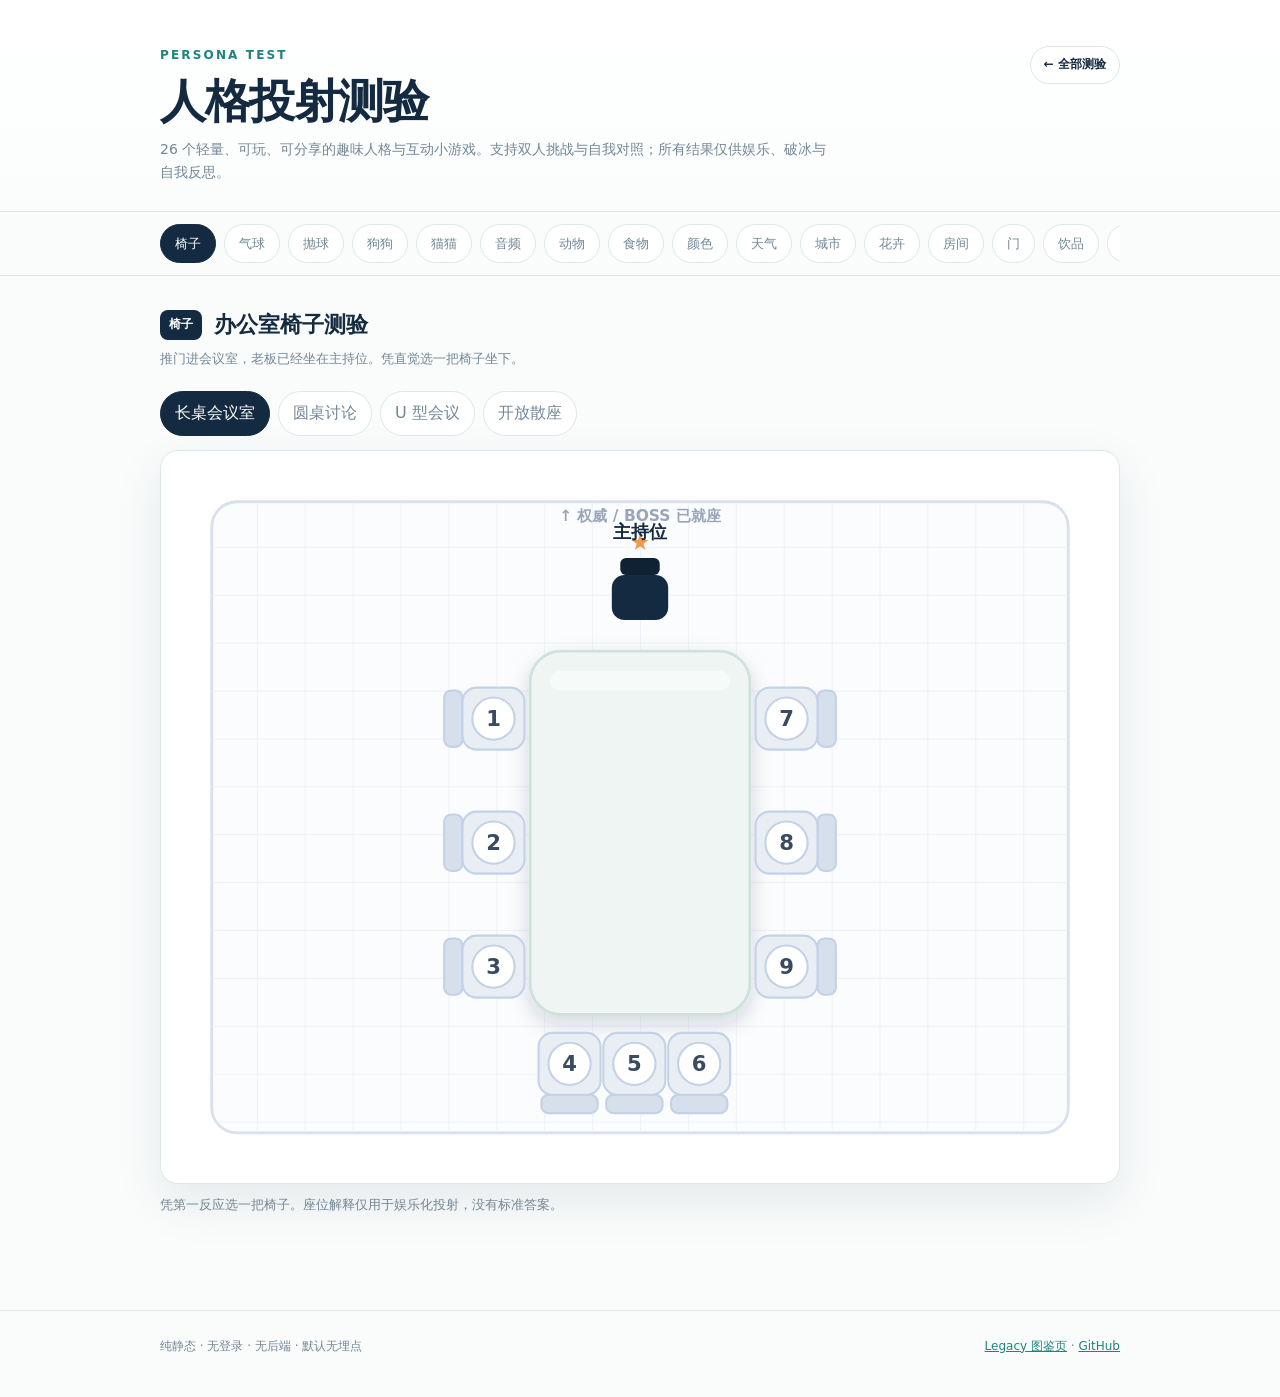
<file: play.html>
<!DOCTYPE html>
<html lang="zh-CN">
<head>
<meta charset="utf-8">
<meta name="viewport" content="width=device-width,initial-scale=1,viewport-fit=cover">
<meta name="description" content="Persona Test：26 个轻量、可玩、可分享的人格投射、互动与行为小游戏。">
<meta name="theme-color" content="#142A40">
<meta name="color-scheme" content="light">
<meta name="referrer" content="no-referrer">
<meta property="og:title" content="Persona Test · 人格投射测验">
<meta property="og:description" content="26 个轻量人格与互动小游戏，含双人挑战、自我对照、排序、资源分配与经典投射玩法。">
<meta property="og:type" content="website">
<meta property="og:url" content="https://cochranek.github.io/persona-test/play.html">
<link rel="canonical" href="https://cochranek.github.io/persona-test/play.html">
<link rel="manifest" href="manifest.webmanifest">
<link rel="icon" href="assets/icon.svg" type="image/svg+xml">
<link rel="stylesheet" href="assets/app.css">
<link rel="stylesheet" href="assets/content-pack.css">
<link rel="stylesheet" href="assets/interaction-pack.css">
<link rel="stylesheet" href="assets/growth.css">
<title>Persona Test · 人格投射测验</title>
</head>
<body>
<header class="hero">
  <div class="wrap hero-row">
    <div>
      <div class="kicker">PERSONA TEST</div>
      <h1>人格投射测验</h1>
      <p class="sub">26 个轻量、可玩、可分享的趣味人格与互动小游戏。支持双人挑战与自我对照；所有结果仅供娱乐、破冰与自我反思。</p>
    </div>
    <a class="home-link" href="index.html">← 全部测验</a>
  </div>
</header>
<div class="tabs-wrap">
  <nav class="wrap tabs" id="tabs" aria-label="测验切换"></nav>
</div>
<main class="wrap stage" id="stage" tabindex="-1"></main>
<footer class="footer">
  <div class="wrap footer-row">
    <span>纯静态 · 无登录 · 无后端 · 默认无埋点</span>
    <span><a href="persona-image.html">Legacy 图鉴页</a> · <a href="https://github.com/CochraneK/persona-test">GitHub</a></span>
  </div>
</footer>
<noscript><div class="wrap"><p>此页面需要 JavaScript 才能运行互动测验。</p></div></noscript>
<script type="module" src="assets/app.js"></script>
</body>
</html>
</file>
<file: assets/home.css>
:root{--navy:#142A40;--teal:#24A69E;--teal-d:#1c857d;--ink:#263746;--grey:#738796;--line:#DCE8E8;--panel:#F3FAF8;--bg:#FAFCFC}*{box-sizing:border-box}html{scroll-behavior:smooth}body{margin:0;font-family:-apple-system,BlinkMacSystemFont,"PingFang SC","Microsoft YaHei",system-ui,sans-serif;background:var(--bg);color:var(--ink);line-height:1.65;-webkit-font-smoothing:antialiased}a{color:inherit}.wrap{max-width:1040px;margin:auto;padding:0 24px}.hero{padding:76px 0 42px}.kicker{font-size:12px;letter-spacing:.18em;color:var(--teal-d);font-weight:800}h1{margin:10px 0 12px;color:var(--navy);font-size:clamp(34px,6vw,56px);line-height:1.08;letter-spacing:-.03em}.lead{max-width:780px;margin:0;color:var(--grey);font-size:16px}.meta{display:flex;flex-wrap:wrap;gap:8px;margin-top:22px}.pill{font-size:12px;color:var(--teal-d);background:#fff;border:1px solid var(--line);border-radius:999px;padding:5px 10px}.section-head{display:flex;align-items:end;justify-content:space-between;gap:20px;margin:32px 0 18px}.section-head h2{margin:0;color:var(--navy);font-size:22px}.section-head p{margin:3px 0 0;color:var(--grey);font-size:13px}.grid{display:grid;grid-template-columns:repeat(3,minmax(0,1fr));gap:14px}.card{display:flex;flex-direction:column;min-height:198px;text-decoration:none;background:#fff;border:1px solid var(--line);border-radius:18px;padding:20px;transition:transform .18s ease,border-color .18s ease,box-shadow .18s ease}.card:hover{transform:translateY(-3px);border-color:#A8DCD7;box-shadow:0 12px 34px rgba(20,42,64,.08)}.card:focus-visible{outline:3px solid rgba(36,166,158,.3);outline-offset:3px}.card.social{background:linear-gradient(155deg,#142A40 0%,#1b4652 100%);border-color:#214d57;color:#fff}.card.social h3,.card.social .go{color:#fff}.card.social p{color:#c7d8dc}.card.social .icon{background:rgba(255,255,255,.1)}.card.social .kind{color:#dff8f4;border-color:rgba(255,255,255,.2)}.card.interactive{background:linear-gradient(160deg,#fff 0%,#f4fbf9 100%);border-color:#cbe9e5}.top{display:flex;align-items:center;justify-content:space-between;gap:12px}.icon{width:45px;height:45px;display:grid;place-items:center;border-radius:13px;background:var(--panel);font-size:25px}.kind{font-size:11px;color:var(--grey);border:1px solid var(--line);border-radius:999px;padding:3px 8px}.interactive .kind{color:var(--teal-d);border-color:#b9e1dc;background:#edf9f7;font-weight:700}.card h3{margin:16px 0 5px;color:var(--navy);font-size:18px}.card p{margin:0;color:var(--grey);font-size:13px;flex:1}.go{display:flex;justify-content:space-between;align-items:center;margin-top:17px;color:var(--teal-d);font-size:12px;font-weight:700}.about{display:grid;grid-template-columns:1.15fr .85fr;gap:14px;margin:48px 0 24px}.panel{background:#fff;border:1px solid var(--line);border-radius:18px;padding:22px}.panel h2{font-size:18px;color:var(--navy);margin:0 0 8px}.panel p{font-size:13px;color:var(--grey);margin:0}.legacy{display:flex;gap:8px;flex-wrap:wrap;margin-top:14px}.legacy a{font-size:12px;text-decoration:none;border-bottom:1px solid var(--line);color:var(--teal-d)}footer{padding:18px 0 48px;color:var(--grey);font-size:12px;text-align:center}@media(max-width:820px){.grid{grid-template-columns:repeat(2,minmax(0,1fr))}.about{grid-template-columns:1fr}.hero{padding-top:56px}}@media(max-width:520px){.wrap{padding:0 16px}.grid{grid-template-columns:1fr}.card{min-height:174px}.section-head{align-items:start;flex-direction:column;gap:4px}}@media(prefers-reduced-motion:reduce){html{scroll-behavior:auto}.card{transition:none}}
</file>
<file: assets/growth.css>
.hero-actions{display:flex;gap:10px;flex-wrap:wrap;margin-top:22px}.hero-btn{display:inline-flex;align-items:center;justify-content:center;min-height:44px;padding:10px 16px;border-radius:12px;background:#142A40;color:#fff;text-decoration:none;font-size:13px;font-weight:800;border:1px solid #142A40}.hero-btn:hover{background:#1C857D;border-color:#1C857D}.hero-btn.ghost{background:#fff;color:#1C857D;border-color:#DCE8E8}.hero-btn.ghost:hover{border-color:#24A69E}.recent-section{margin-top:8px}.recent-head{align-items:center}.clear-recent{border:0;background:transparent;color:#738796;font:inherit;font-size:12px;cursor:pointer;text-decoration:underline;text-underline-offset:3px}.recent-strip{display:flex;gap:10px;overflow:auto;padding:2px 2px 8px;scrollbar-width:none}.recent-strip::-webkit-scrollbar{display:none}.recent-chip{flex:0 0 auto;min-width:180px;display:flex;flex-direction:column;gap:4px;text-decoration:none;background:#fff;border:1px solid #DCE8E8;border-radius:14px;padding:13px 15px}.recent-chip span{color:#142A40;font-size:13px;font-weight:800}.recent-chip b{color:#1C857D;font-size:11px}.recent-chip:hover{border-color:#9dd8d2}.friend-invite{width:min(960px,calc(100% - 40px));margin:18px auto 0;padding:13px 16px;border:1px solid #b9e1dc;background:#eef9f7;border-radius:13px;color:#46566c;font-size:13px}.friend-invite b{display:block;color:#1C857D;font-size:12px;margin-bottom:2px}.invite-btn{background:#1C857D}.invite-btn:hover{background:#142A40}.qr-btn{border-color:#b9e1dc!important;color:#1C857D!important}.invite-qr{margin-top:18px;padding:18px;border:1px solid #DCE8E8;background:#F7FBFA;border-radius:14px;text-align:center}.invite-qr>b{display:block;color:#142A40;margin-bottom:4px}.invite-qr p{margin:0 0 14px;color:#738796;font-size:12px}.invite-qr-code{width:min(320px,100%);margin:auto;color:#738796;font-size:12px}.invite-qr-code svg{display:block;width:100%;height:auto;background:#fff;border-radius:10px}.invite-qr-code svg rect{shape-rendering:crispEdges}@media(max-width:680px){.friend-invite{width:min(100% - 28px,960px)}.hero-actions{margin-top:18px}.hero-btn{flex:1 1 150px}.recent-chip{min-width:165px}}
</file>
<file: assets/app.css>
:root{
  color-scheme:light;
  --navy:#142A40;--teal:#24A69E;--teal-d:#1C857D;--orange:#F29A49;
  --ink:#263746;--grey:#738796;--line:#DCE8E8;--panel:#F0F9F7;--bg:#FAFCFC;
  --shadow:0 18px 50px rgba(20,42,64,.09);
}
*{box-sizing:border-box}
html{scroll-behavior:smooth}
body{margin:0;background:var(--bg);color:var(--ink);font-family:-apple-system,BlinkMacSystemFont,"PingFang SC","Microsoft YaHei",system-ui,sans-serif;line-height:1.65;-webkit-font-smoothing:antialiased}
button,a{font:inherit}
button{touch-action:manipulation}
a{color:inherit}
.wrap{width:min(960px,calc(100% - 40px));margin:auto}
.hero{padding:46px 0 26px;border-bottom:1px solid var(--line);background:linear-gradient(180deg,#fff 0%,#fbfdfd 100%)}
.hero-row{display:flex;justify-content:space-between;align-items:flex-start;gap:24px}
.kicker{font-size:12px;letter-spacing:.18em;color:var(--teal-d);font-weight:800;margin-bottom:10px}
h1{margin:0;color:var(--navy);font-size:clamp(30px,5vw,46px);line-height:1.1;letter-spacing:-.03em}
.sub{max-width:680px;margin:12px 0 0;color:var(--grey);font-size:14px}
.home-link{flex:none;text-decoration:none;border:1px solid var(--line);background:#fff;color:var(--navy);border-radius:999px;padding:8px 13px;font-size:12px;font-weight:700}
.home-link:hover{border-color:var(--teal);color:var(--teal-d)}
.tabs-wrap{position:sticky;top:0;z-index:20;background:rgba(250,252,252,.94);backdrop-filter:blur(14px);border-bottom:1px solid var(--line)}
.tabs{display:flex;gap:8px;overflow:auto;padding:12px 0;scrollbar-width:none}
.tabs::-webkit-scrollbar{display:none}
.tabs button{flex:none;border:1px solid var(--line);background:#fff;color:var(--grey);border-radius:999px;padding:8px 14px;font-size:13px;cursor:pointer;transition:.16s}
.tabs button:hover{border-color:var(--teal);color:var(--teal-d)}
.tabs button.on{background:var(--navy);border-color:var(--navy);color:#fff}
.stage{min-height:520px;padding:34px 0 76px}
.qhead{display:flex;align-items:center;gap:12px;margin-bottom:4px}
.badge{display:grid;place-items:center;min-width:42px;height:30px;padding:0 8px;background:var(--navy);color:#fff;border-radius:8px;font-size:12px;font-weight:800}
.qhead h2{margin:0;color:var(--navy);font-size:22px;line-height:1.3}
.qnote{margin:8px 0 22px;color:var(--grey);font-size:13px;max-width:760px}
.hint{margin:10px 0 18px;color:var(--grey);font-size:13px}
.btn{border:0;border-radius:10px;background:var(--navy);color:#fff;padding:11px 20px;font-weight:700;cursor:pointer;transition:.16s}
.btn:hover{background:var(--teal-d)}
.btn.ghost{background:#fff;color:var(--grey);border:1px solid var(--line)}
.btn.ghost:hover{border-color:var(--teal);color:var(--teal-d)}
.btn:disabled{opacity:.45;cursor:not-allowed}
.btn:focus-visible,.opt:focus-visible,.eitem:focus-visible,.sitem:focus-visible,.ctab:focus-visible,.cv:focus-visible,.home-link:focus-visible,.tabs button:focus-visible{outline:3px solid rgba(36,166,158,.35);outline-offset:3px}

/* image and swatch grids */
.egrid,.sgrid{display:grid;grid-template-columns:repeat(auto-fill,minmax(132px,1fr));gap:14px}
.eitem,.sitem{position:relative;overflow:hidden;border:1px solid var(--line);background:#fff;border-radius:14px;cursor:pointer;transition:transform .16s,border-color .16s,box-shadow .16s}
.eitem:hover,.sitem:hover{transform:translateY(-2px);border-color:#9dd8d2;box-shadow:0 10px 30px rgba(20,42,64,.08)}
.eitem.sel,.sitem.sel{border-color:var(--teal);box-shadow:0 0 0 3px rgba(36,166,158,.16)}
.eitem{padding:0 0 10px}
.eitem img{width:100%;aspect-ratio:4/3;display:block;object-fit:cover;background:var(--panel)}
.eitem .nm{display:block;padding-top:9px;color:var(--grey);font-size:12px}
.sitem{min-height:112px}
.sitem .nm{position:absolute;left:9px;right:9px;bottom:9px;background:rgba(20,42,64,.68);color:#fff;border-radius:8px;padding:5px 7px;font-size:12px;text-shadow:0 1px 2px rgba(0,0,0,.2)}

/* MBTI */
.mbti-host{max-width:720px}
.prog{font-size:12px;color:var(--teal-d);font-weight:800;letter-spacing:.04em;margin-bottom:10px}
.qtext{font-size:19px;color:var(--navy);font-weight:800;line-height:1.5;margin-bottom:15px}
.opts{display:grid;gap:10px}
.opt{text-align:left;border:1px solid var(--line);background:#fff;color:var(--ink);border-radius:12px;padding:14px 16px;cursor:pointer;transition:.16s}
.opt:hover{border-color:var(--teal);background:var(--panel)}

/* chair */
.ctabs{display:flex;gap:8px;flex-wrap:wrap;margin:0 0 14px}
.ctab{border:1px solid var(--line);background:#fff;color:var(--grey);border-radius:999px;padding:8px 14px;cursor:pointer}
.ctab.active{background:var(--navy);border-color:var(--navy);color:#fff}
.cvroom{width:100%;height:auto;display:block;background:#fff;border:1px solid var(--line);border-radius:18px;box-shadow:var(--shadow);user-select:none}
.cv{cursor:pointer;transition:opacity .16s,transform .16s}
.cv:hover{transform:translateY(-2px)}
.cv .cvseat{fill:#e9eef5;stroke:#c4d2e6;stroke-width:1.5}
.cv .cvback{fill:#d6dfec;stroke:#c4d2e6;stroke-width:1.5}
.cv .cvbadge{fill:#fff;stroke:#c4d2e6;stroke-width:1.5}
.cv .cvnum{fill:#3a4a60;font-size:15px;font-weight:800;pointer-events:none}
.cv .cvring{fill:none;stroke:var(--teal);stroke-width:2.5;opacity:0;pointer-events:none}
.cv .cvhit{fill:transparent}
.cv.selected .cvseat,.cv.selected .cvback{fill:var(--teal);stroke:var(--teal-d)}
.cv.selected .cvbadge{fill:var(--teal-d);stroke:var(--teal-d)}
.cv.selected .cvnum{fill:#fff}
.cv.selected .cvring{opacity:.58}
.cv.dim{opacity:.38}
.cv-room-line{fill:#fbfcfe;stroke:#d8e1ec;stroke-width:2}
.cv-table{fill:#eef5f3;stroke:#cfe0dd;stroke-width:2}
.cv-table-hi{fill:#fff;opacity:.5}
.cv-boss-body{fill:var(--navy)}
.cv-boss-back{fill:#0e2233}
.cv-boss-star{fill:var(--orange)}
.cv-boss-label{fill:var(--navy);font-size:12.5px;font-weight:800}
.cv-hint{fill:#9aa6b8;font-size:11px;font-weight:600}

/* balloon */
.bl{display:flex;flex-direction:column;align-items:center;padding:12px 0 8px}
.blslot{height:190px;display:flex;align-items:flex-end;justify-content:center}
.balloon{width:94px;height:116px;border:0;background:linear-gradient(155deg,#24A69E,#64CEC4);border-radius:50% 50% 50% 50%/58% 58% 42% 42%;position:relative;transform-origin:bottom center;transition:transform .15s,filter .15s;cursor:pointer;box-shadow:inset -14px -18px 30px rgba(0,0,0,.08)}
.balloon::after{content:"";position:absolute;left:50%;bottom:-20px;width:1px;height:22px;background:var(--grey)}
.balloon:hover{filter:brightness(1.04)}
.balloon.pop{background:#d8dee2;box-shadow:none}
.pumps{margin-top:28px;color:var(--grey);font-size:13px;min-height:24px}
.blrow{display:flex;gap:10px;margin-top:12px}
.bstat{display:flex;gap:16px;margin-top:17px;color:var(--grey);font-size:13px}
.bstat b{color:var(--navy)}

/* Cyberball */
.cbstat{text-align:center;color:var(--grey);font-size:13px;min-height:25px}
.cb{position:relative;height:330px;margin:10px 0 4px;background:radial-gradient(circle at 50% 50%,rgba(36,166,158,.06),transparent 55%);border:1px solid var(--line);border-radius:18px}
.pl{position:absolute;width:92px;text-align:center;transform:translate(-50%,-50%);transition:left .35s,top .35s}
.av{width:66px;height:66px;margin:auto;border-radius:50%;display:grid;place-items:center;background:#fff;border:1px solid var(--line);font-size:28px;transition:.16s}
.pl.me .av{border-color:var(--navy)}
.pl.has .av{background:var(--panel);border-color:var(--teal);transform:scale(1.06)}
.pl.pick .av{box-shadow:0 0 0 5px rgba(36,166,158,.15)}
.nm2{margin-top:6px;color:var(--grey);font-size:12px}
.ball{height:20px;font-size:16px}.think{height:18px;color:var(--teal);font-size:14px;letter-spacing:.12em}
.choices{display:flex;align-items:center;justify-content:center;gap:8px;flex-wrap:wrap;min-height:50px}
.choice-hint{width:100%;margin:0;text-align:center}.choice-btn{min-width:86px}

/* results */
.result{background:#fff;border:1px solid var(--line);border-radius:18px;padding:clamp(20px,4vw,32px);box-shadow:var(--shadow);scroll-margin-top:90px}
.rtype{color:var(--teal-d);font-size:12px;font-weight:800;letter-spacing:.08em;margin-bottom:12px}
.rimg{width:min(100%,420px);aspect-ratio:4/3;object-fit:cover;display:block;border-radius:14px;background:var(--panel);margin-bottom:18px}
.rname{color:var(--navy);font-size:clamp(27px,5vw,38px);font-weight:850;line-height:1.2;letter-spacing:-.02em}
.crpick{font-size:42px;line-height:1;margin:4px 0 10px}.cren{color:var(--grey);font-size:12px;margin-top:5px}
.rline{color:var(--grey);font-size:16px;font-style:italic;margin:11px 0 17px}
.tags{display:flex;flex-wrap:wrap;gap:7px;margin-bottom:16px}.chip{font-size:12px;color:var(--teal-d);background:var(--panel);border:1px solid var(--line);border-radius:999px;padding:5px 10px}
.blind,.rstats{font-size:13px;color:var(--grey);margin:14px 0}.rstats{background:var(--panel);border:1px solid var(--line);border-radius:10px;padding:11px 13px}.rstats b{color:var(--navy)}
.copy{background:var(--panel);border-left:3px solid var(--orange);border-radius:0 10px 10px 0;padding:13px 15px;margin:17px 0;color:var(--ink);font-size:14px}.copy b{display:block;color:var(--orange);font-size:11px;letter-spacing:.05em;margin-bottom:4px}
.btnrow{display:flex;gap:9px;flex-wrap:wrap;margin-top:15px}.poster-btn{border-color:#9dd8d2!important;color:var(--teal-d)!important}
.share-note{min-height:20px;margin-top:10px;color:var(--grey);font-size:12px}
.csec{color:var(--teal-d);font-size:12px;font-weight:800;margin:17px 0 7px}.cfeat{margin:0;padding-left:20px;color:#37444f;font-size:14px}.cfeat li+li{margin-top:5px}
.cbars{display:grid;gap:8px}.cbar-row{display:grid;grid-template-columns:72px 1fr 34px;align-items:center;gap:9px}.cbar-label{font-size:12px;color:#46566c}.cbar-track{height:10px;background:#edf1f7;border-radius:99px;overflow:hidden}.cbar-fill{display:block;width:0;height:100%;border-radius:99px;background:var(--teal);transition:width .75s cubic-bezier(.22,1,.36,1)}.dim-act{background:#ef6c4d}.dim-ind{background:#4d8def}.dim-soc{background:#46c08a}.dim-risk{background:#f0b429}.dim-auth{background:#9b6ef0}.cbar-val{font-size:12px;font-weight:800;text-align:right;color:var(--navy)}

.footer{border-top:1px solid var(--line);padding:26px 0 40px;color:var(--grey);font-size:12px}.footer-row{display:flex;justify-content:space-between;gap:18px;flex-wrap:wrap}.footer a{color:var(--teal-d)}

@media (max-width:680px){
  .wrap{width:min(100% - 28px,960px)}
  .hero{padding-top:34px}.hero-row{display:block}.home-link{display:inline-block;margin-top:18px}
  .stage{padding-top:26px;padding-bottom:50px;min-height:500px}
  .egrid,.sgrid{grid-template-columns:repeat(2,minmax(0,1fr));gap:10px}
  .eitem img{aspect-ratio:1/1}.sitem{min-height:96px}
  .cvroom{border-radius:12px}.cb{height:300px}
  .btnrow .btn{min-height:44px;flex:1 1 130px}
  .blrow{width:100%;justify-content:center}.blrow .btn{flex:1;max-width:190px}
  .result{border-radius:14px}
}

@media (prefers-reduced-motion:reduce){
  *,*::before,*::after{scroll-behavior:auto!important;animation:none!important;transition-duration:.01ms!important}
}
</file>
<file: assets/content-pack.css>
.symbol-item{
  min-height:148px;
  padding:18px 10px 12px;
  display:flex;
  flex-direction:column;
  align-items:center;
  justify-content:center;
  gap:6px;
  background:linear-gradient(180deg,#fff 0%,#f7fbfa 100%);
}
.symbol-item .symbol-visual{
  display:grid;
  place-items:center;
  width:74px;
  height:74px;
  border-radius:22px;
  background:var(--panel);
  font-size:44px;
  line-height:1;
  box-shadow:inset 0 0 0 1px rgba(36,166,158,.08);
  transition:transform .16s ease,background .16s ease;
}
.symbol-item:hover .symbol-visual,
.symbol-item.sel .symbol-visual{
  transform:scale(1.06) rotate(-2deg);
  background:#e6f7f4;
}
.symbol-item .nm{
  padding-top:4px;
  color:var(--navy);
  font-weight:700;
  font-size:13px;
}
@media(max-width:680px){
  .symbol-item{min-height:128px;padding:14px 8px 10px}
  .symbol-item .symbol-visual{width:62px;height:62px;border-radius:18px;font-size:38px}
}
@media(prefers-reduced-motion:reduce){
  .symbol-item .symbol-visual{transition:none}
}
</file>
<file: assets/interaction-pack.css>
/* Interaction pack: ranking, binary decisions, allocation and two-person challenge */
.rank-summary{display:grid;grid-template-columns:repeat(3,minmax(0,1fr));gap:10px;margin:0 0 18px}
.rank-slot{display:flex;align-items:center;gap:9px;min-height:54px;border:1px dashed var(--line);border-radius:12px;padding:10px 12px;color:var(--grey);background:#fff}
.rank-slot.filled{border-style:solid;border-color:#b9e1dc;background:var(--panel);color:var(--navy)}
.rank-no{width:25px;height:25px;display:grid;place-items:center;border-radius:50%;background:#eef3f5;color:var(--grey);font-size:11px;font-weight:800;flex:none}
.rank-slot.filled .rank-no{background:var(--teal);color:#fff}
.rank-slot-text{font-size:13px;font-weight:700}
.rank-grid{display:grid;grid-template-columns:repeat(2,minmax(0,1fr));gap:10px}
.rank-option{position:relative;text-align:left;border:1px solid var(--line);background:#fff;border-radius:14px;padding:14px;cursor:pointer;transition:.16s}
.rank-option:hover{border-color:var(--teal);transform:translateY(-1px)}
.rank-option.picked{border-color:var(--teal);background:var(--panel)}
.rank-option:disabled{cursor:default;opacity:.72;transform:none}
.rank-option-top{display:flex;align-items:center;gap:9px}.rank-icon{font-size:24px}.rank-label{font-weight:800;color:var(--navy)}
.rank-order{margin-left:auto;color:var(--teal-d);font-size:11px;font-weight:800}.rank-desc{display:block;margin-top:7px;color:var(--grey);font-size:12px}
.rank-actions{display:flex;gap:9px;flex-wrap:wrap;margin-top:16px}

.binary-host,.challenge-host{max-width:720px}
.binary-options,.challenge-options{display:grid;grid-template-columns:repeat(2,minmax(0,1fr));gap:12px}
.binary-option,.challenge-option{min-height:96px;border:1px solid var(--line);background:#fff;border-radius:16px;padding:18px;text-align:left;color:var(--navy);font-weight:800;cursor:pointer;transition:.16s}
.binary-option:hover,.challenge-option:hover{border-color:var(--teal);background:var(--panel);transform:translateY(-2px)}
.challenge-privacy{margin:14px 0 0;color:var(--grey);font-size:11px;line-height:1.6}
.challenge-big{font-size:48px;margin:0 0 10px}.challenge-code-note{display:inline-block;margin:2px 0 14px;padding:7px 10px;border:1px solid var(--line);border-radius:999px;background:var(--panel);font-size:12px;color:var(--teal-d);letter-spacing:.08em}

.alloc-meter{display:inline-flex;align-items:center;margin:0 0 14px;padding:6px 10px;border-radius:999px;background:var(--panel);border:1px solid var(--line);color:var(--teal-d);font-size:12px;font-weight:800}
.alloc-grid{display:grid;grid-template-columns:repeat(2,minmax(0,1fr));gap:12px}
.alloc-card{border:1px solid var(--line);background:#fff;border-radius:16px;padding:16px}
.alloc-head{display:flex;align-items:center;gap:10px}.alloc-icon{font-size:25px}.alloc-label{color:var(--navy);font-size:16px}.alloc-desc{min-height:40px;margin:8px 0 13px;color:var(--grey);font-size:12px}
.alloc-controls{display:flex;align-items:center;justify-content:space-between;border-top:1px solid var(--line);padding-top:12px}
.alloc-step{width:42px;height:38px;border:1px solid var(--line);border-radius:10px;background:#fff;color:var(--navy);font-size:20px;font-weight:800;cursor:pointer}
.alloc-step:hover:not(:disabled){border-color:var(--teal);background:var(--panel)}.alloc-step:disabled{opacity:.35;cursor:not-allowed}
.alloc-count{min-width:48px;text-align:center;font-size:23px;color:var(--navy);font-weight:850}.alloc-done{margin-top:16px}

.rank-option:focus-visible,.binary-option:focus-visible,.challenge-option:focus-visible,.alloc-step:focus-visible{outline:3px solid rgba(36,166,158,.35);outline-offset:3px}

@media(max-width:680px){
  .rank-summary{grid-template-columns:1fr}.rank-grid,.binary-options,.challenge-options,.alloc-grid{grid-template-columns:1fr}
  .rank-option{padding:13px}.binary-option,.challenge-option{min-height:74px;padding:15px}
  .alloc-desc{min-height:0}.rank-actions .btn,.alloc-done{width:100%}
}
</file>
